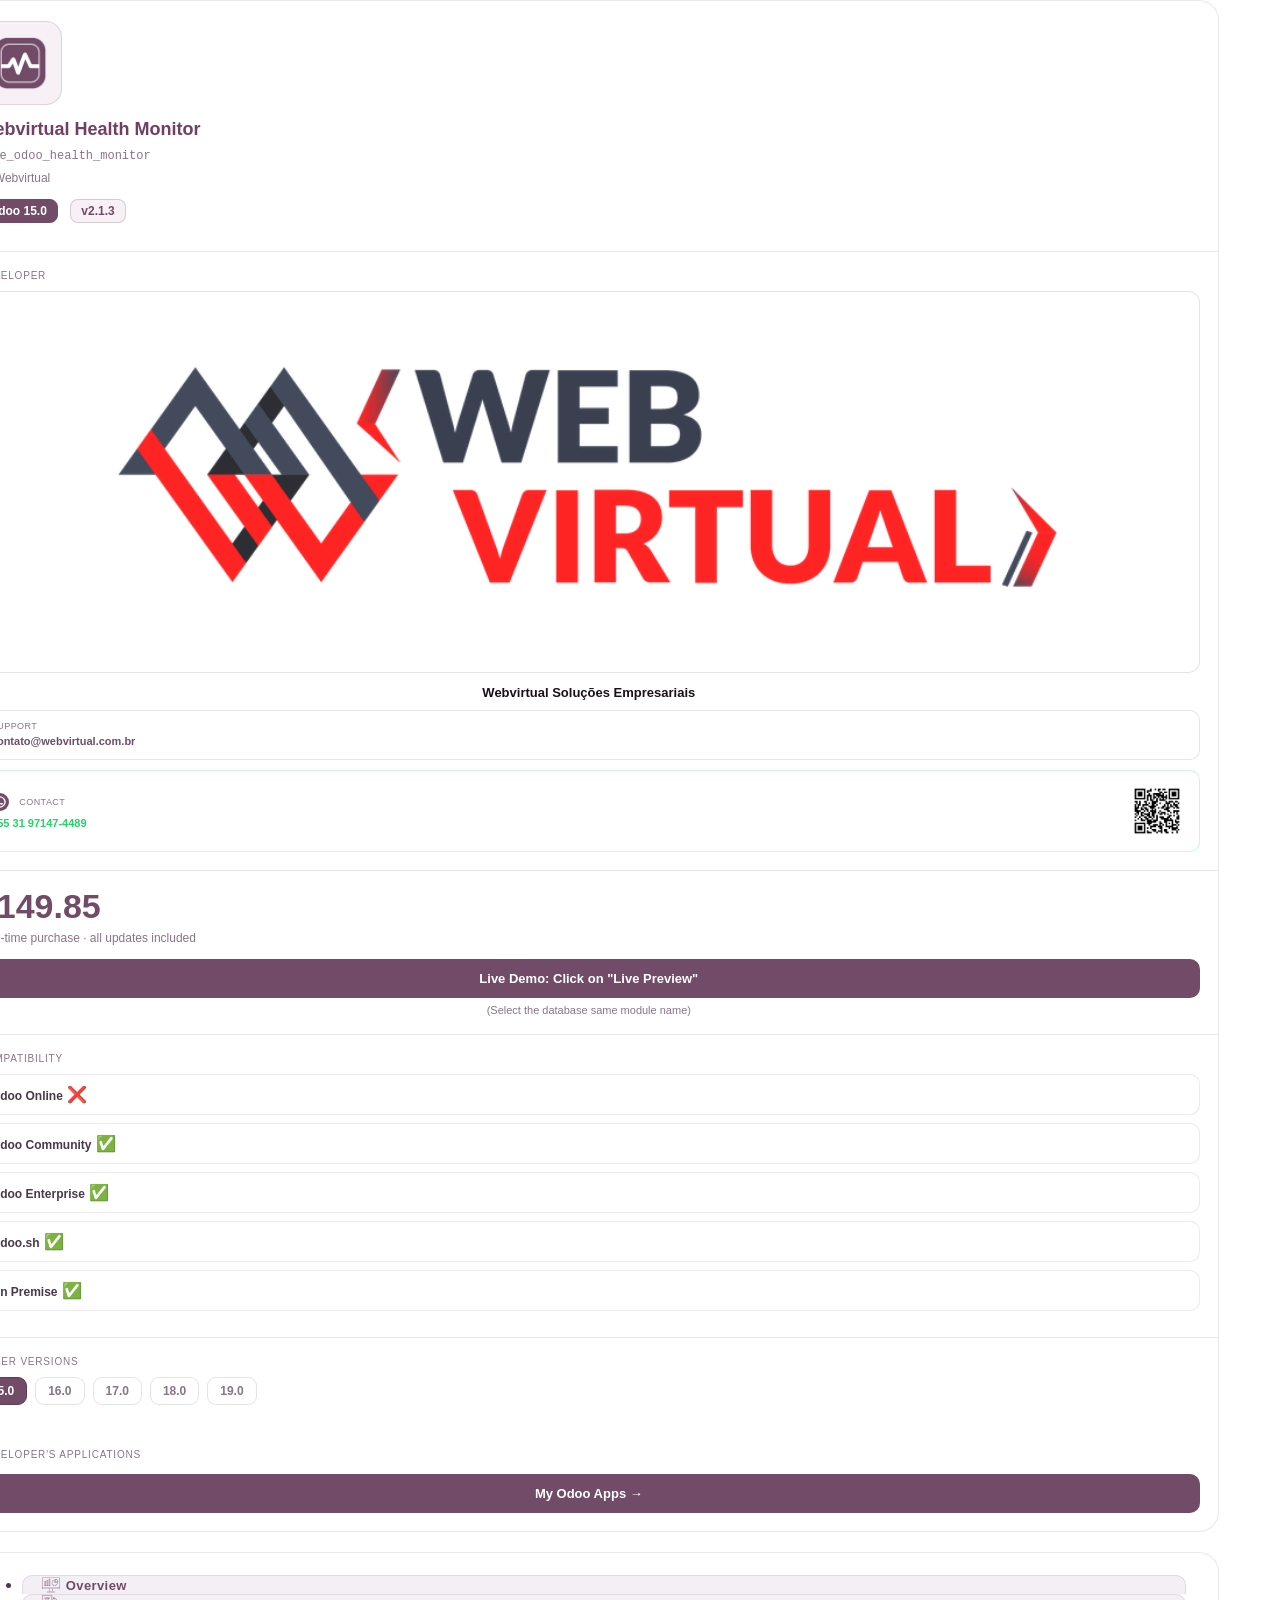
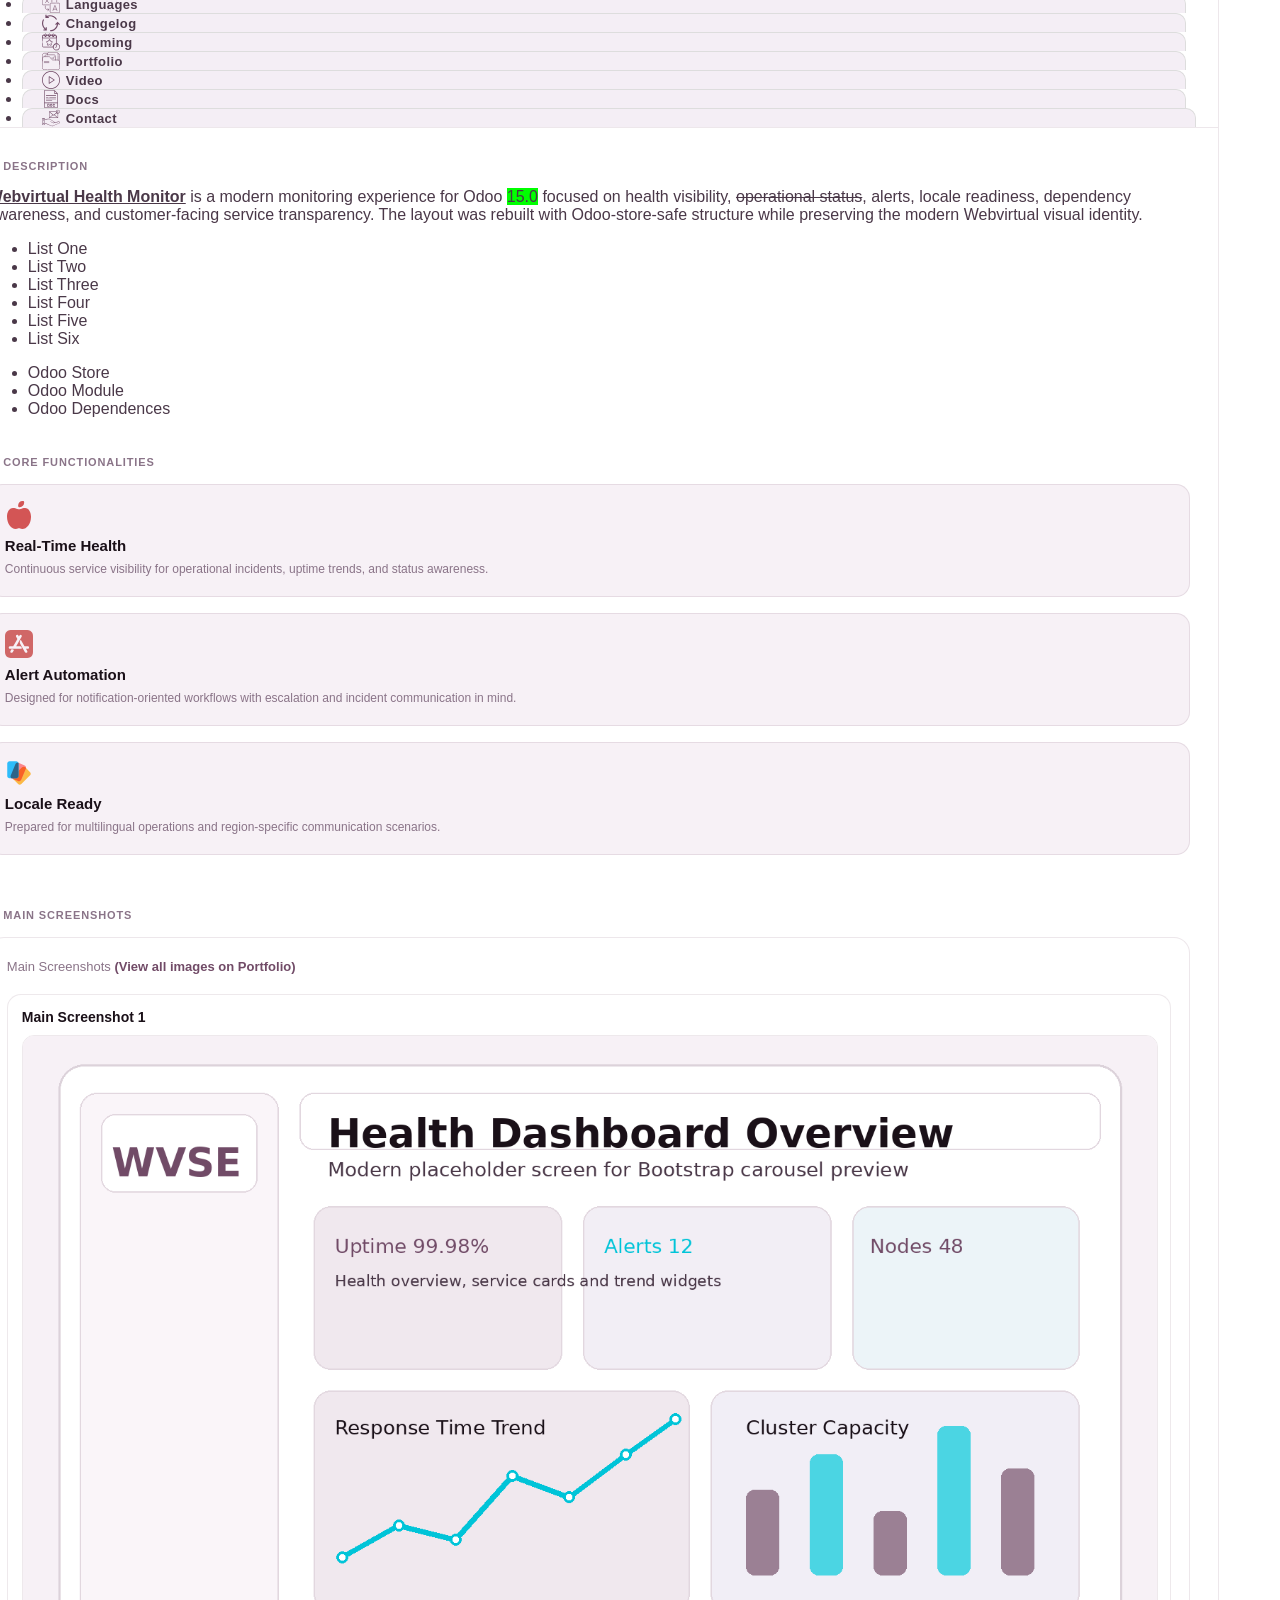
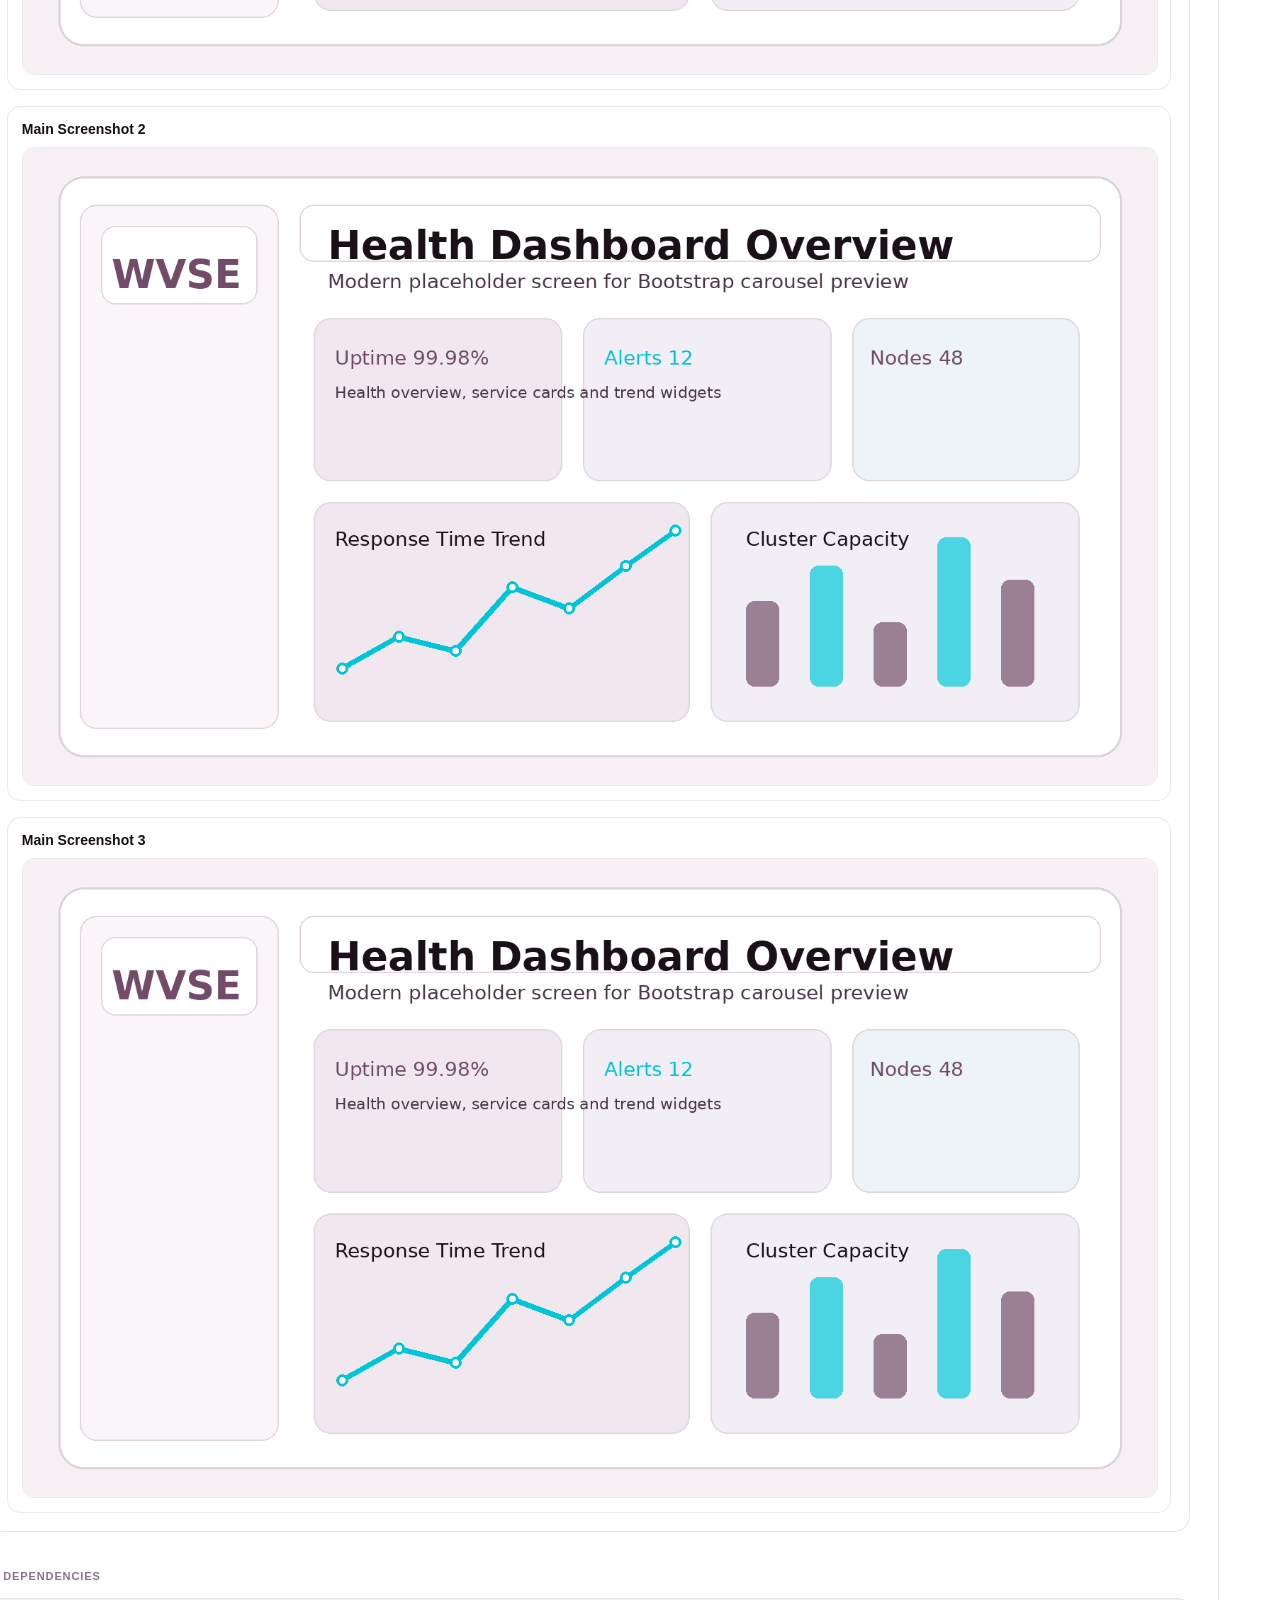
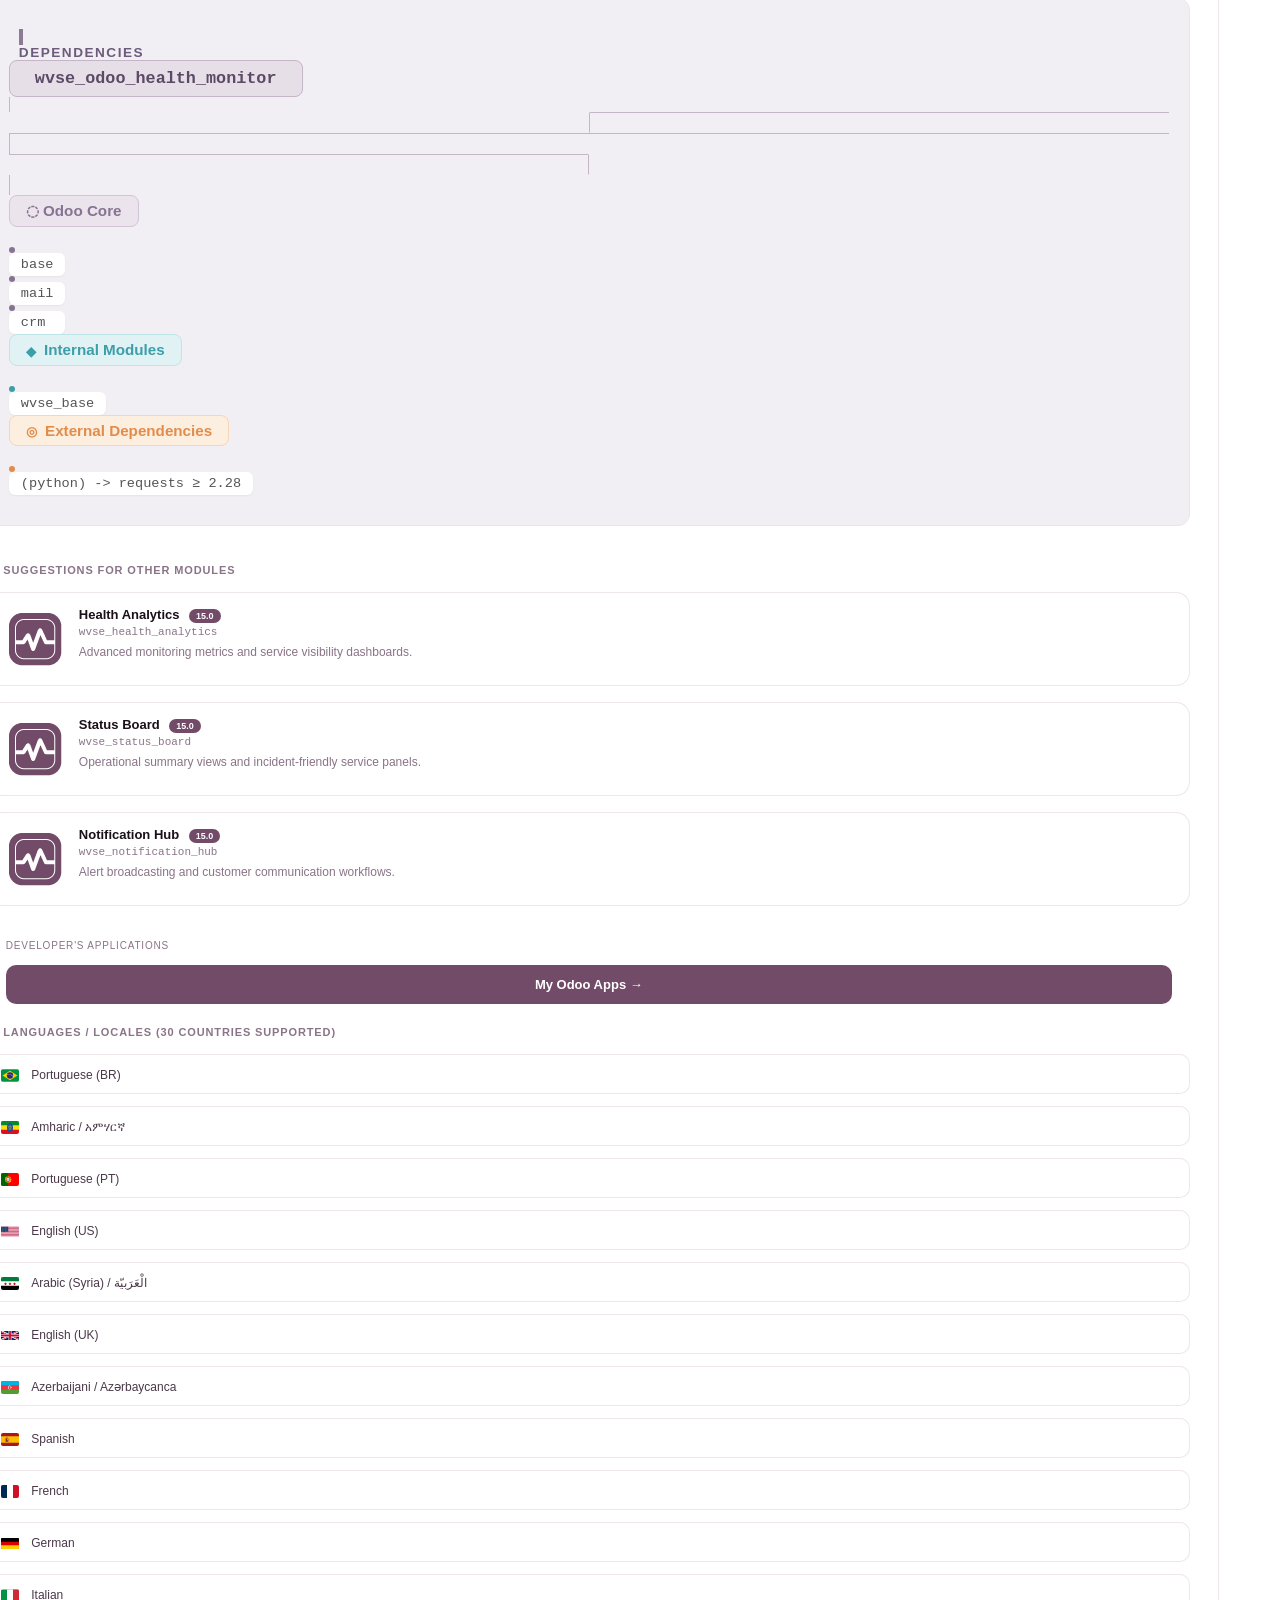
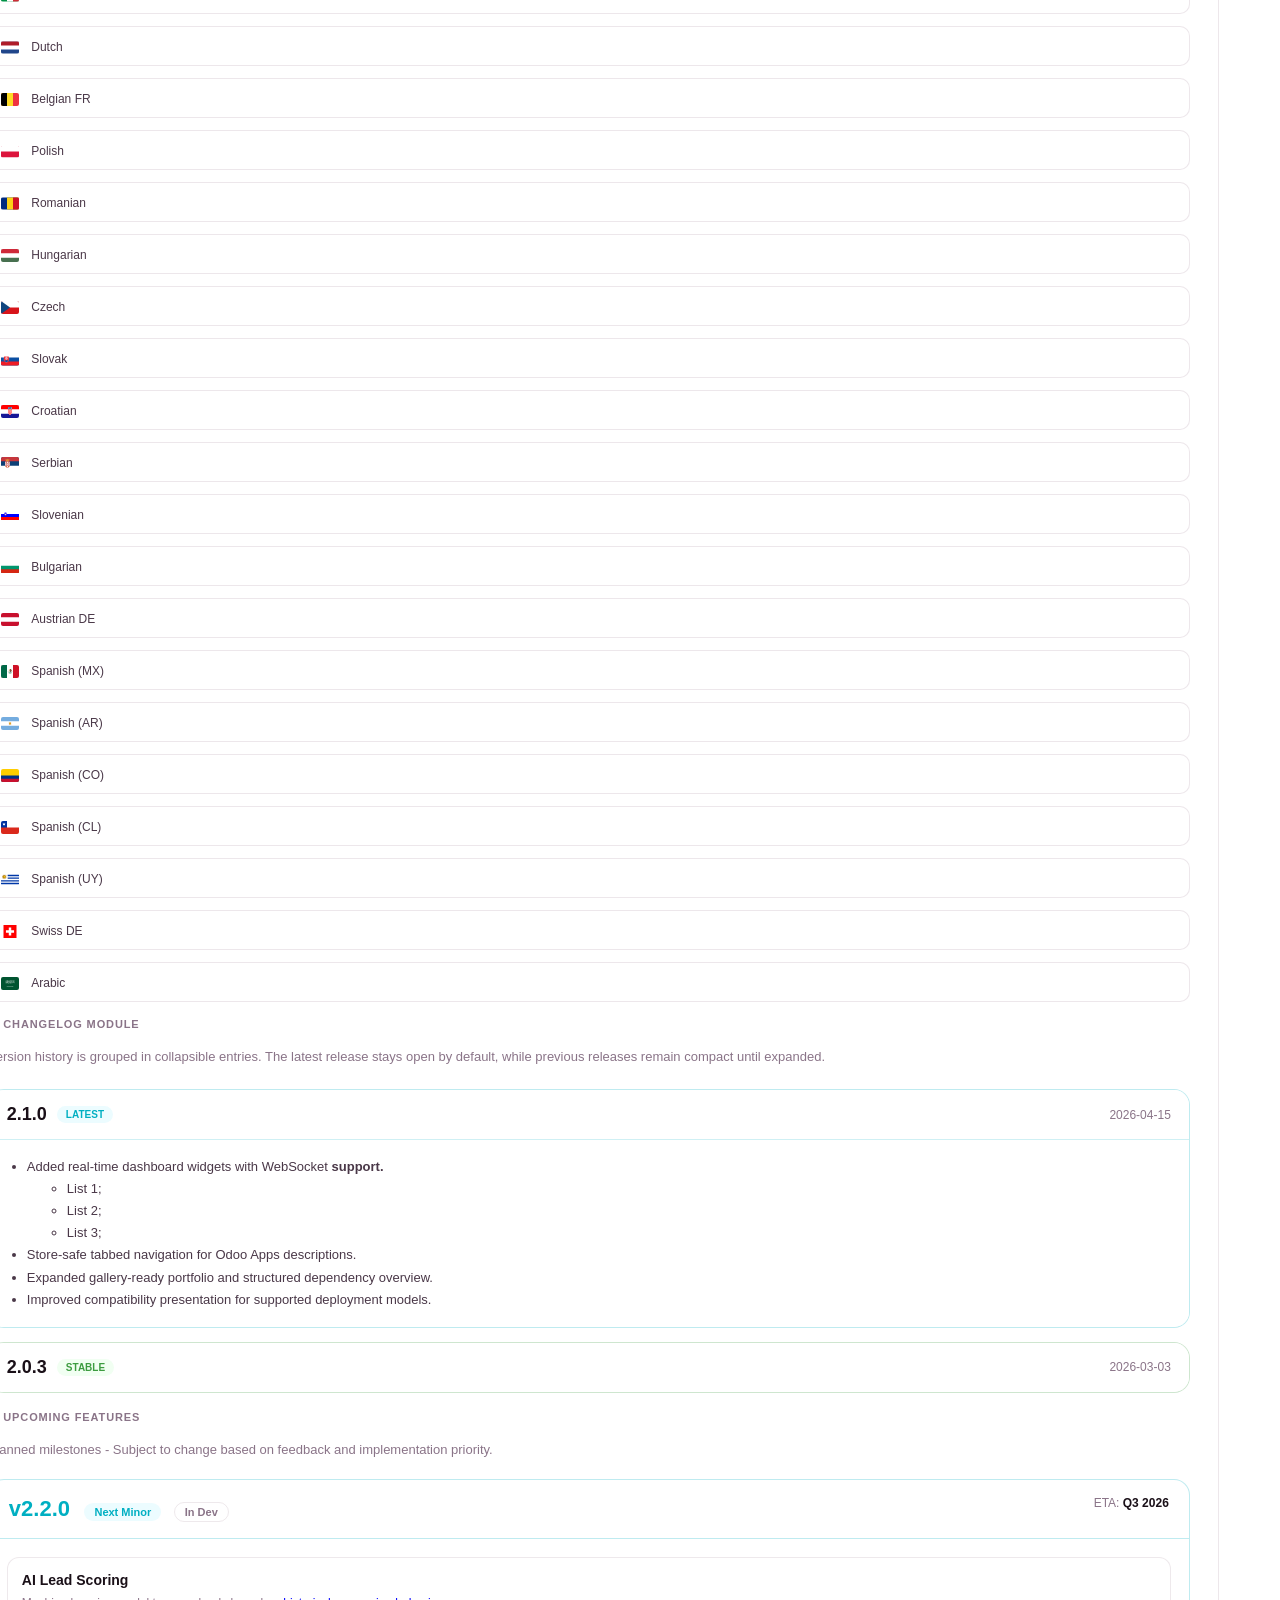
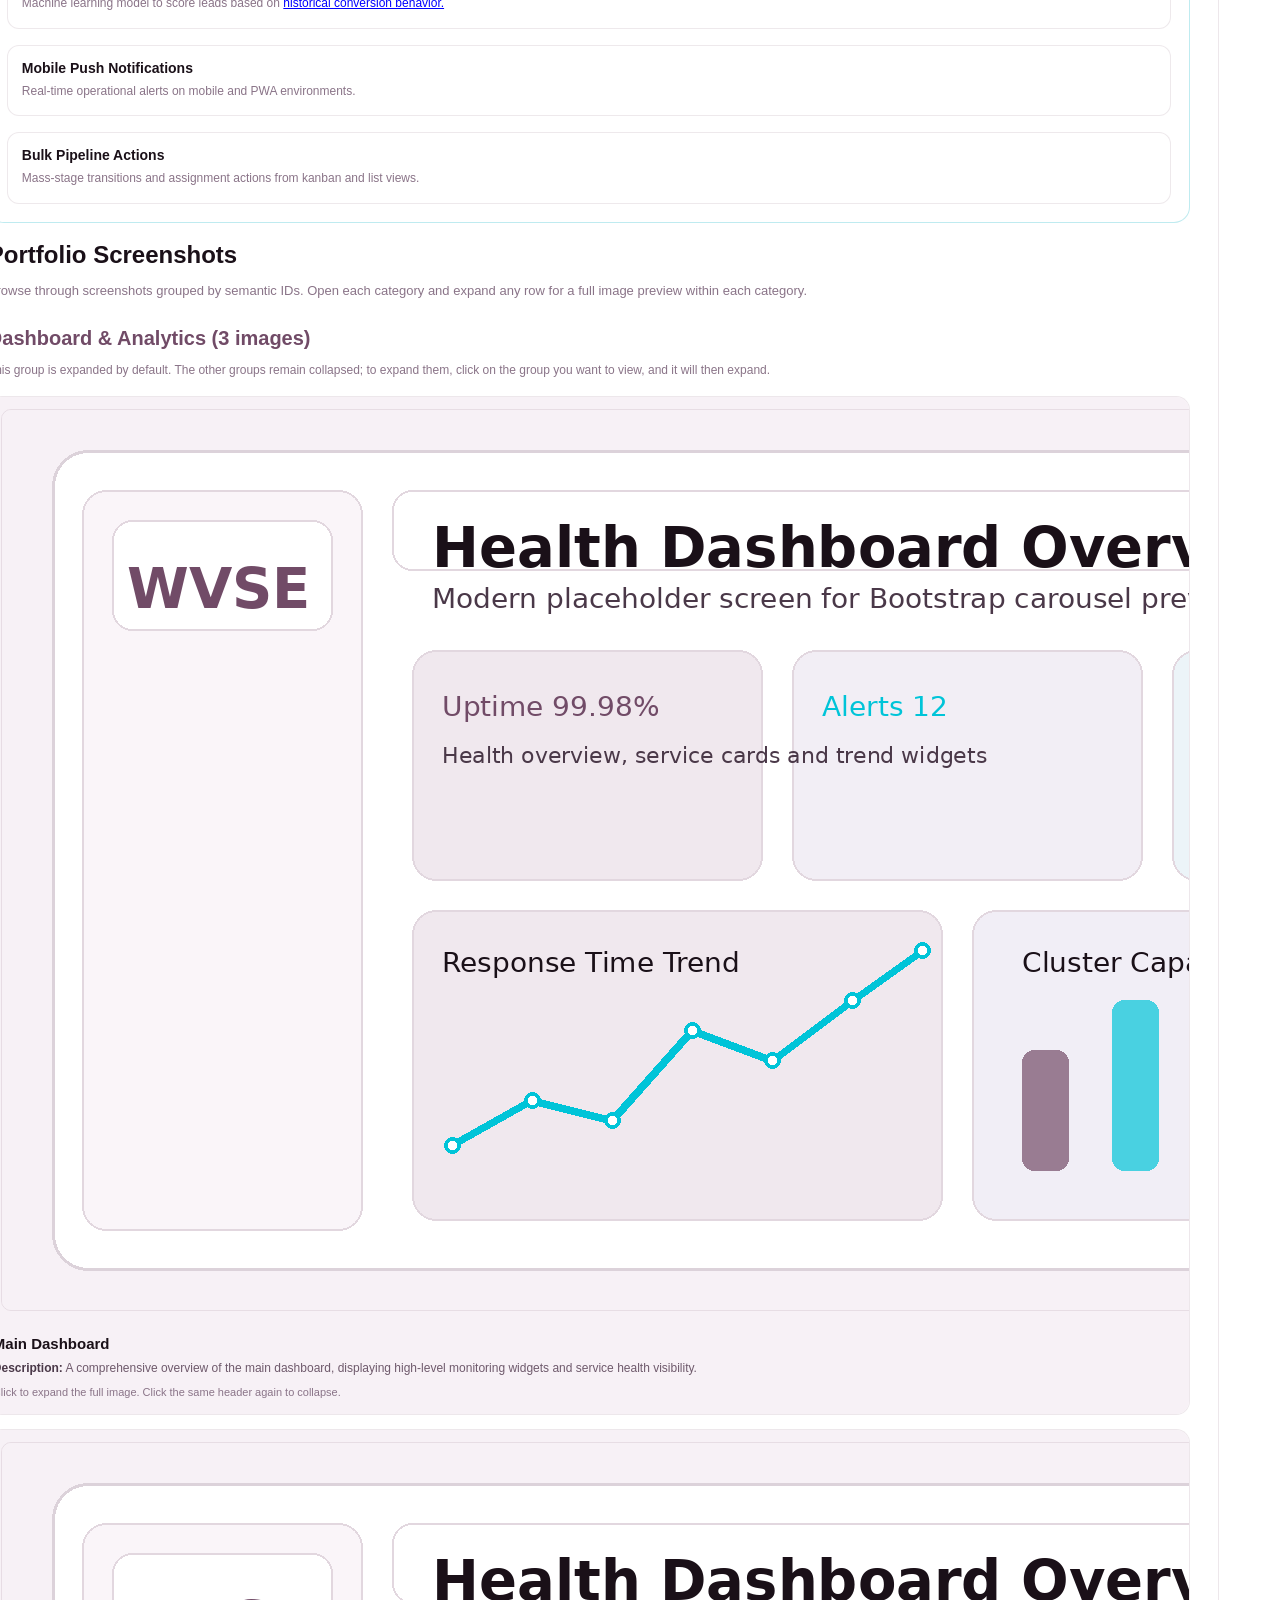
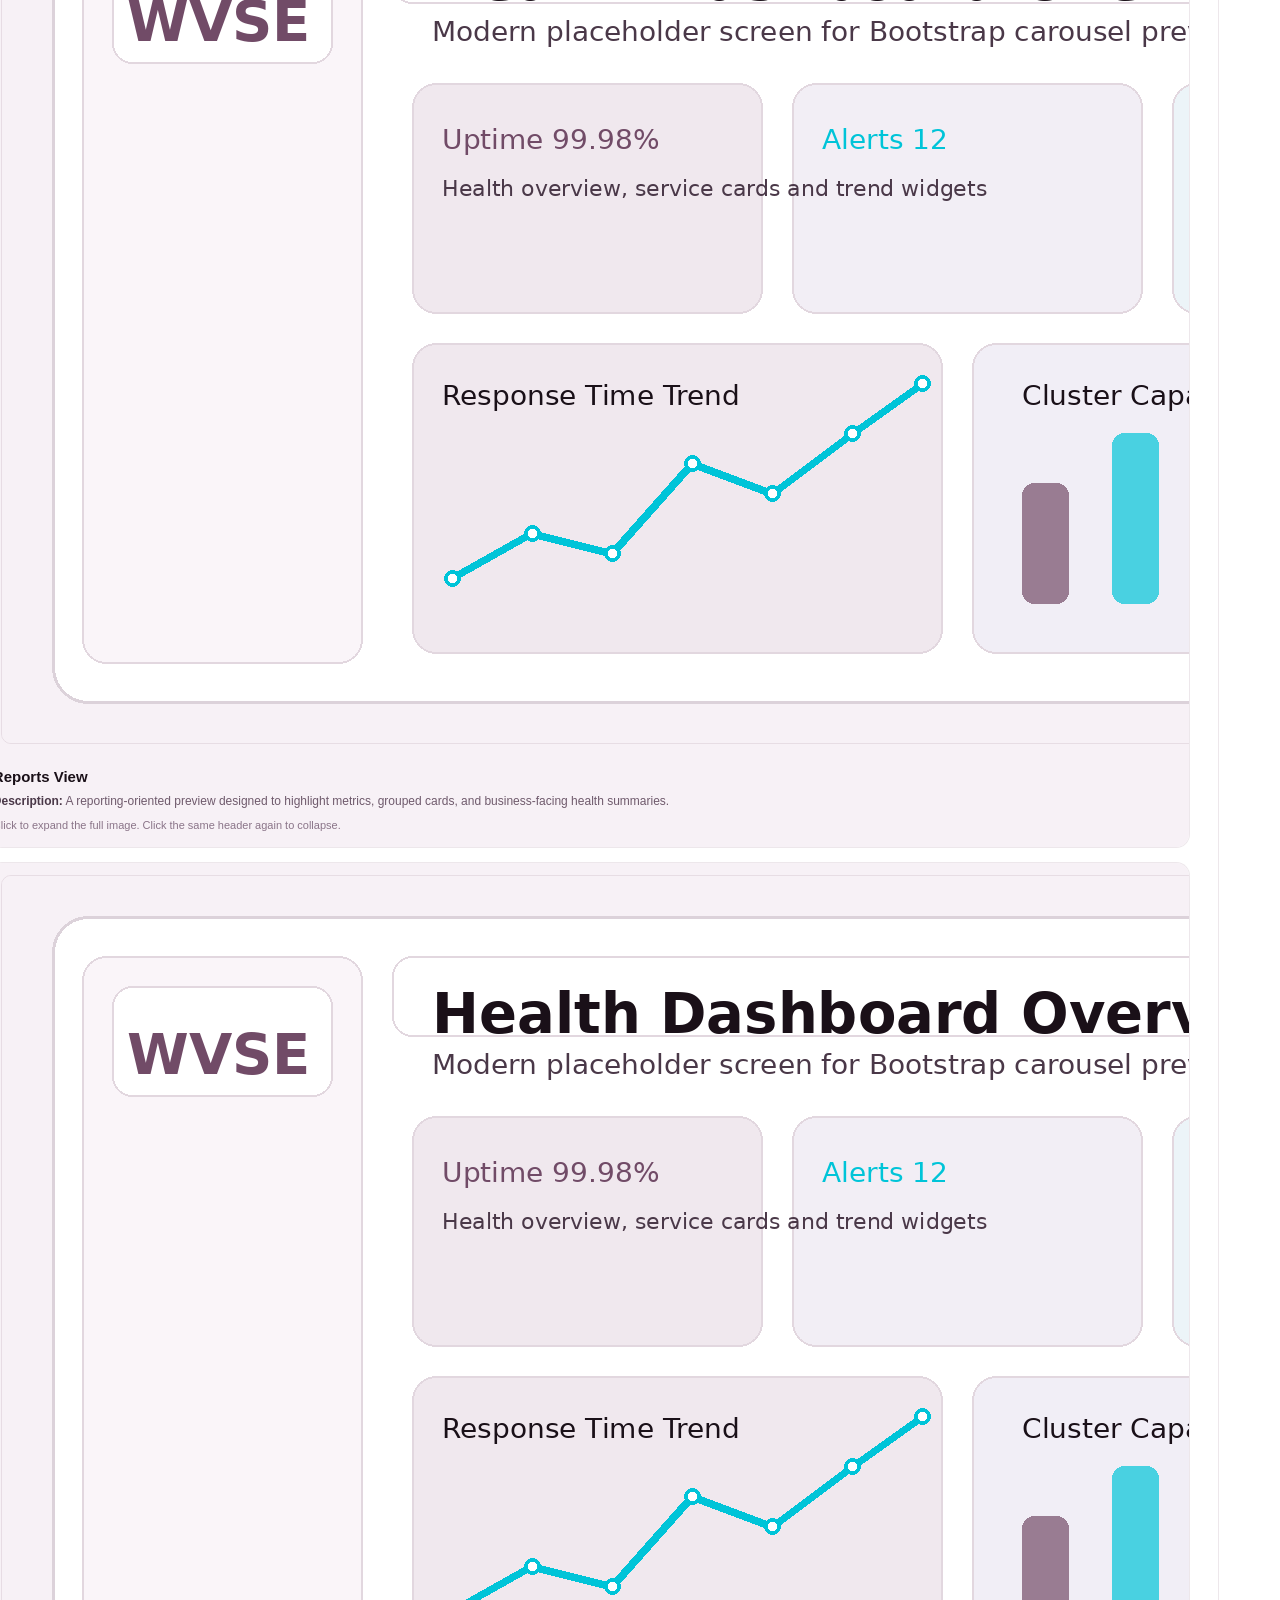
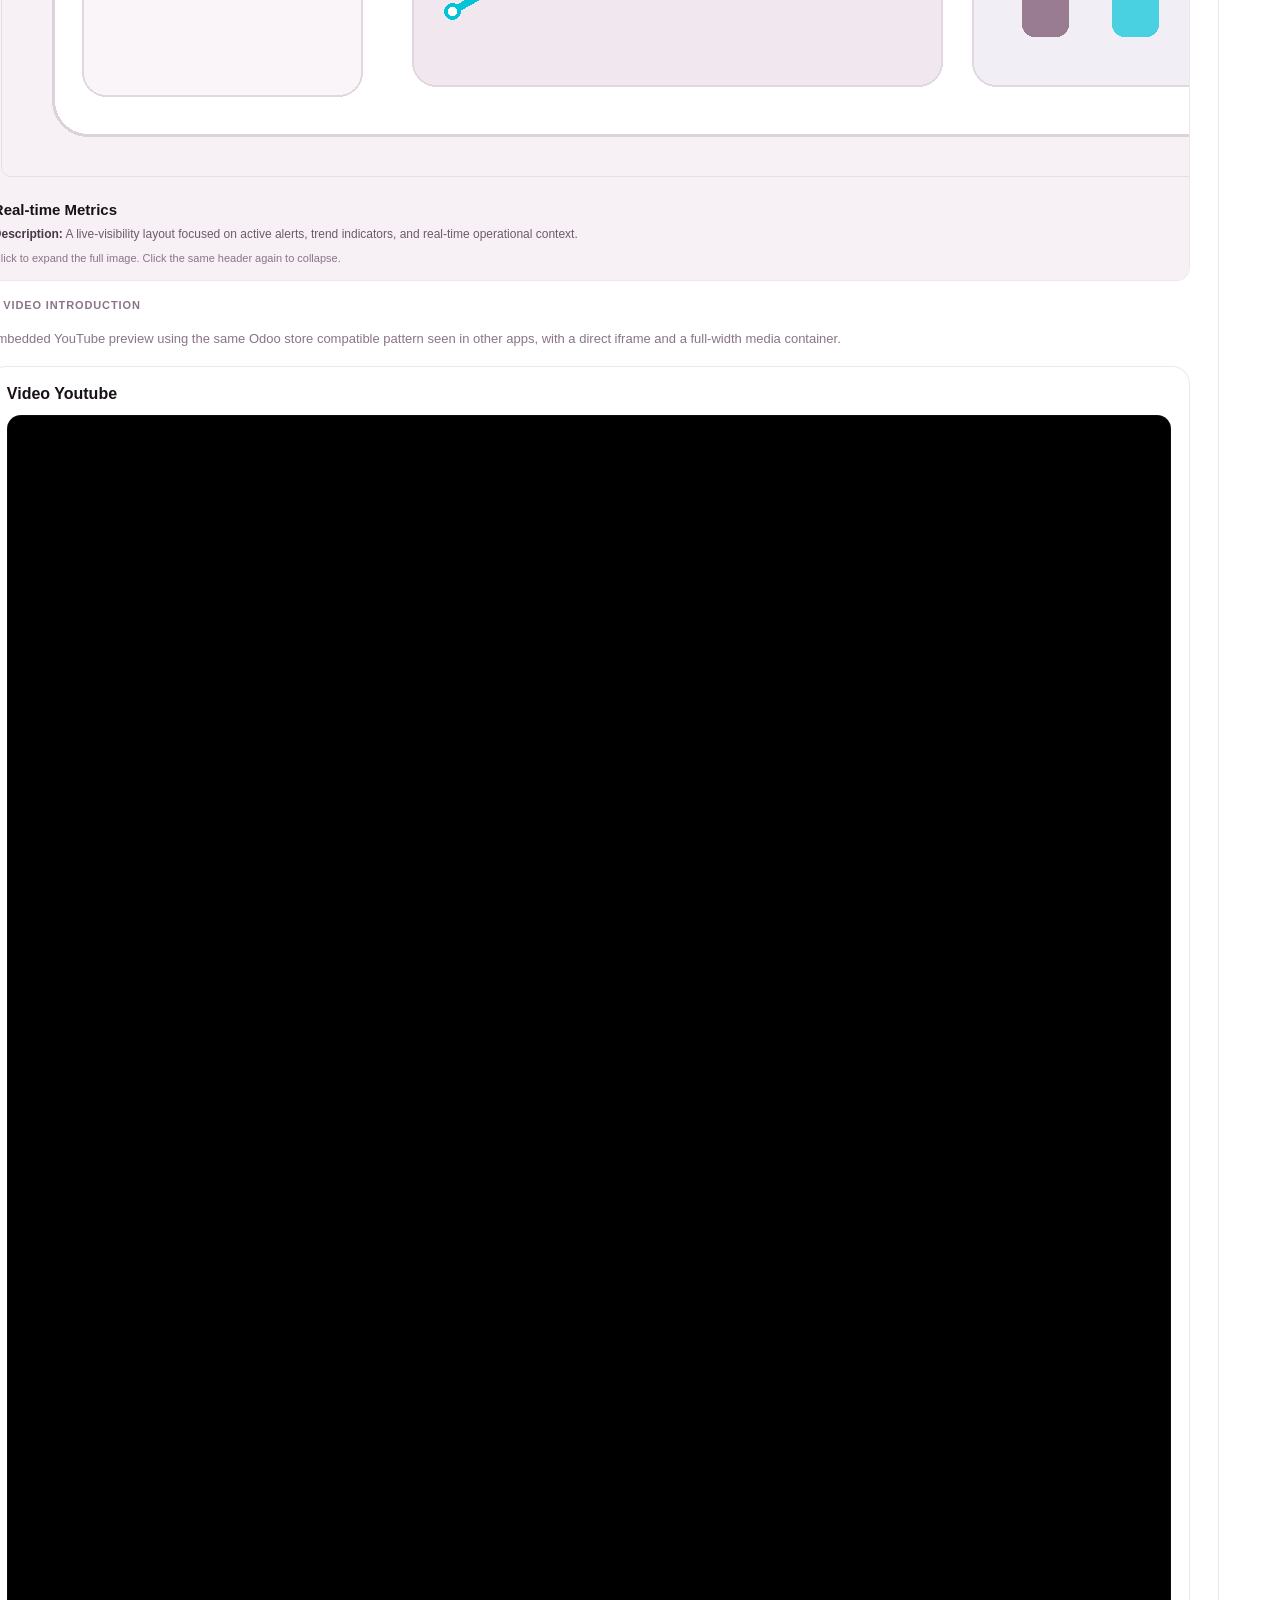
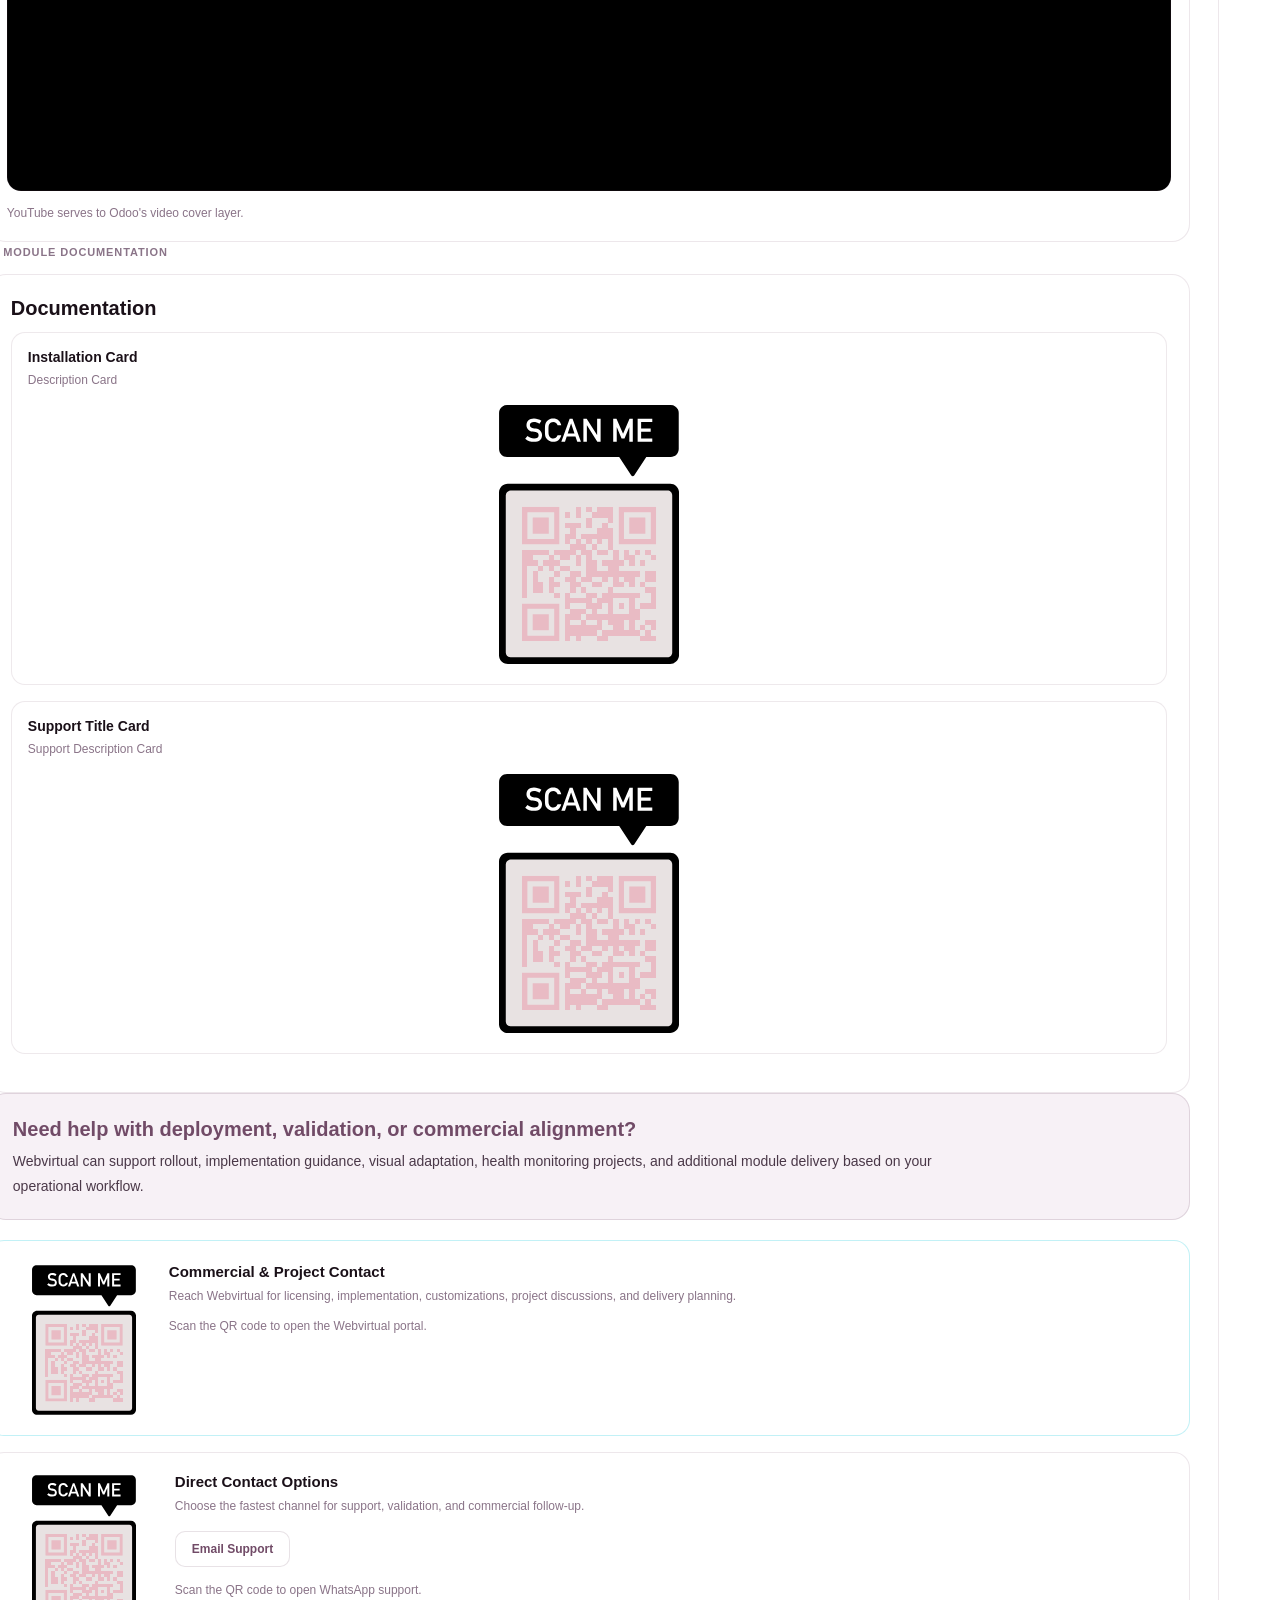
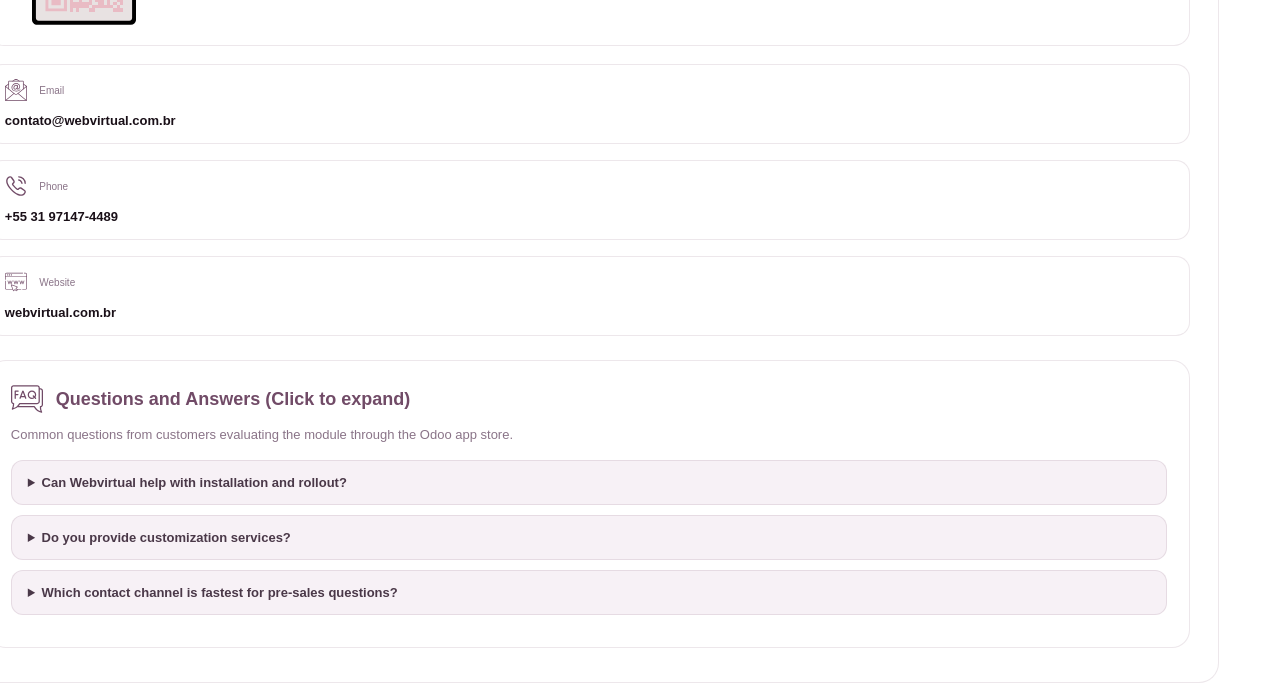
<file: wvse_odoo_health_monitor/static/description/index.html>
<!DOCTYPE html>
<html lang="en">
  <head>
    <meta charset="utf-8">
    <meta content="width=device-width, initial-scale=1.0" name="viewport">
    <title>Odoo Module Description</title>
  </head>
  <body style="margin:0;padding:0;font-family:Arial,Helvetica,sans-serif;color:#4A3848;background-color:#FFFFFF;">
    <div id="wvse-main" style="margin: 0 calc(48% - 52vw); width: 100vw; display: flex; justify-content: center;">
      <div class="container-fluid" id="wvse-root" style="width: 100%; max-width: 1540px !important; padding: 0 15px;">
        <div class="row" id="wvse_el_0001" style="margin-left:0;margin-right:0;">
          <div class="col-12 col-lg-3" id="wvse_sidebar_col" style="padding:0 10px 20px 10px;">
            <div id="wvse_sidebar_card" style="background-color:#FFFFFF;border:1px solid rgba(113,75,103,0.13);border-radius:20px;overflow:hidden;">
              <div id="wvse_module_section" style="padding:20px 18px;border-bottom:1px solid rgba(113,75,103,0.13);">
                <div id="wvse_module_icon_wrap" style="width:62px;height:62px;border:1px solid rgba(113,75,103,0.18);border-radius:16px;padding:10px;margin-bottom:14px;background-color:#F7F1F6;">
                  <img alt="Module icon" id="wvse_module_icon" src="./icon.png" style="display:block;width:100%;height:auto;">
                </div>
                <div id="wvse_module_title" style="font-size:18px;line-height:1.12;font-weight:800;color:#703f63;overflow-wrap:anywhere;word-break:break-word;">Webvirtual Health Monitor</div>
                <div id="wvse_module_technical_name" style="font-family:'Courier New',monospace;font-size:12px;line-height:1.5;color:#8A7488;margin-top:8px;overflow-wrap:anywhere;word-break:break-word;">wvse_odoo_health_monitor</div>
                <div id="wvse_module_author" style="font-size:12px;color:#8A7488;margin-top:6px;">by Webvirtual</div>
                <div id="wvse_module_badges" style="margin-top:14px;">
                  <span id="wvse_module_badge_odoo" style="display:inline-block;padding:4px 10px;margin-right:8px;margin-bottom:8px;border-radius:8px;background-color:#714B67;color:#FFFFFF;font-size:12px;font-weight:700;border:1px solid #714B67;">Odoo 15.0</span>
                  <span id="wvse_module_badge_version" style="display:inline-block;padding:4px 10px;margin-bottom:8px;border-radius:8px;background-color:#F7F1F6;color:#714B67;font-size:12px;font-weight:700;border:1px solid rgba(113,75,103,0.24);">v2.1.3</span>
                </div>
              </div>
              <div id="wvse_developer_section" style="padding:18px;border-bottom:1px solid rgba(113,75,103,0.13);">
                <div id="wvse_developer_label" style="font-size:10px;letter-spacing:.08em;text-transform:uppercase;color:#8A7488;margin-bottom:10px;">Developer</div>
                <div id="wvse_developer_logo_wrap" style="border:1px solid rgba(113,75,103,0.16);border-radius:12px;padding:14px;margin-bottom:12px;background-color:#FFFFFF;">
                  <img alt="Webvirtual logo" id="wvse_developer_logo" src="./images/contact/developer_logo.png" style="display:block;width:100%;height:auto;">
                </div>
                <div id="wvse_developer_name" style="font-size:13px;font-weight:700;color:#1A1018;margin-bottom:10px;text-align: center;">Webvirtual Soluções Empresariais</div>
                <div id="wvse_developer_contact_card" style="border:1px solid rgba(113,75,103,0.15);border-radius:10px;padding:10px 12px;margin-bottom:10px;background-color:#FFFFFF;">
                  <div id="wvse_developer_contact_label" style="font-size:9px;letter-spacing:.05em;text-transform:uppercase;color:#8A7488;">Support</div>
                  <a href="mailto:contato@webvirtual.com.br" id="wvse_developer_contact_mail_sidebar" style="display:inline-block;font-size:11px;color:#714B67;font-weight:600;text-decoration:none;overflow-wrap:anywhere;word-break:break-word;">contato@webvirtual.com.br</a>
                </div>
                <div id="wvse_developer_whatsapp_card" style="display:flex;align-items:center;justify-content:space-between;gap:12px;border:1px solid rgba(37,211,102,0.22);border-radius:10px;padding:10px 12px;background-color:#FFFFFF;">
                  <div id="wvse_developer_whatsapp_left" style="min-width:0;flex:1;">
                    <div id="wvse_el_0002" style="margin-bottom:6px;">
                      <img alt="WhatsApp" id="wvse_developer_whatsapp_icon" src="./icons/default/whatsapp.svg" style="display:inline-block;width:18px;height:18px;vertical-align:middle;margin-right:6px;">
                      <span id="wvse_el_0003" style="font-size:9px;letter-spacing:.05em;text-transform:uppercase;color:#8A7488;vertical-align:middle;">Contact</span>
                    </div>
                    <div id="wvse_phone_sidebar" style="font-size:11px;color:#25D366;font-weight:700;">+55 31 97147-4489</div>
                  </div>
                  <div id="wvse_developer_whatsapp_qr_wrap" style="flex-shrink:0;width:60px;height:60px;border-radius:8px;overflow:hidden;margin-left:20px;display:flex;align-items:center;justify-content:center;">
                    <img alt="WhatsApp QR Code" id="wvse_developer_whatsapp_qr" src="./images/contact/whatsapp_qr.jpg" style="display:block;width:60px;height:60px;object-fit:contain;">
                  </div>
                </div>
              </div>
              <div id="wvse_price_section" style="padding:18px;border-bottom:1px solid rgba(113,75,103,0.13);">
                <div id="wvse_price_value" style="font-size:34px;line-height:1;font-weight:800;color:#714B67;">$149.85</div>
                <div id="wvse_price_note" style="font-size:12px;color:#8A7488;margin-top:8px;">One-time purchase · all updates included</div>
                <div id="wvse_demo_live_wrapper" style="margin-top: 14px; text-align: center;">
                  <div id="wvse_demo_live_link" style="display: block; padding: 12px 14px; border-radius: 10px; background-color: #714B67; color: #FFFFFF; font-size: 13px; font-weight: 700; text-align: center; box-sizing: border-box;">Live Demo: Click on "Live Preview"</div>
                  <div id="wvse_demo_live_hint" style="font-size: 11px; color: #8A7488; margin-top: 6px; font-weight: 400;">(Select the database same module name)</div>
                </div>
              </div>
              <div id="wvse_compatibility_section" style="padding:18px;border-bottom:1px solid rgba(113,75,103,0.13);">
                <div id="wvse_compatibility_label" style="font-size:10px;letter-spacing:.08em;text-transform:uppercase;color:#8A7488;margin-bottom:10px;">Compatibility</div>
                <div class="row" id="wvse_compatibility_list" style="margin-left:-4px;margin-right:-4px;"><div class="col-12" id="wvse_compatibility_item" style="padding:0 4px 8px 4px;">
                  <div id="wvse_el_compatibility_box" style="border:1px solid rgba(113,75,103,0.12);border-radius:10px;padding:10px 12px;background-color:#FFFFFF;">
                    <span id="wvse_el_compatibility_name" style="font-size:12px;color:#4A3848;font-weight:600;">Odoo Online</span>
                    <span id="wvse_el_compatibility_value" style="font-size:16px;">❌</span>
                  </div>
                </div><div class="col-12" id="wvse_compatibility_item" style="padding:0 4px 8px 4px;">
                  <div id="wvse_el_compatibility_box" style="border:1px solid rgba(113,75,103,0.12);border-radius:10px;padding:10px 12px;background-color:#FFFFFF;">
                    <span id="wvse_el_compatibility_name" style="font-size:12px;color:#4A3848;font-weight:600;">Odoo Community</span>
                    <span id="wvse_el_compatibility_value" style="font-size:16px;">✅</span>
                  </div>
                </div><div class="col-12" id="wvse_compatibility_item" style="padding:0 4px 8px 4px;">
                  <div id="wvse_el_compatibility_box" style="border:1px solid rgba(113,75,103,0.12);border-radius:10px;padding:10px 12px;background-color:#FFFFFF;">
                    <span id="wvse_el_compatibility_name" style="font-size:12px;color:#4A3848;font-weight:600;">Odoo Enterprise</span>
                    <span id="wvse_el_compatibility_value" style="font-size:16px;">✅</span>
                  </div>
                </div><div class="col-12" id="wvse_compatibility_item" style="padding:0 4px 8px 4px;">
                  <div id="wvse_el_compatibility_box" style="border:1px solid rgba(113,75,103,0.12);border-radius:10px;padding:10px 12px;background-color:#FFFFFF;">
                    <span id="wvse_el_compatibility_name" style="font-size:12px;color:#4A3848;font-weight:600;">Odoo.sh</span>
                    <span id="wvse_el_compatibility_value" style="font-size:16px;">✅</span>
                  </div>
                </div><div class="col-12" id="wvse_compatibility_item" style="padding:0 4px 8px 4px;">
                  <div id="wvse_el_compatibility_box" style="border:1px solid rgba(113,75,103,0.12);border-radius:10px;padding:10px 12px;background-color:#FFFFFF;">
                    <span id="wvse_el_compatibility_name" style="font-size:12px;color:#4A3848;font-weight:600;">On Premise</span>
                    <span id="wvse_el_compatibility_value" style="font-size:16px;">✅</span>
                  </div>
                </div></div>
              </div>
              <div id="wvse_versions_section" style="padding:18px;"><div id="wvse_versions_label" style="font-size:10px;letter-spacing:.08em;text-transform:uppercase;color:#8A7488;margin-bottom:10px;">Other Versions</div>
                <span id="wvse_version_active" style="display:inline-block;padding:6px 12px;margin-right:8px;margin-bottom:8px;border-radius:9px;font-size:12px;font-weight:700;border:1px solid #5E3D55;background-color:#714B67;color:#FFFFFF;">15.0</span><a href="https://apps.odoo.com/apps/modules/16.0/wvse_odoo_health_monitor" id="wvse_other_version" style="display:inline-block;padding:6px 12px;margin-right:8px;margin-bottom:8px;border-radius:9px;font-size:12px;font-weight:700;border:1px solid rgba(113,75,103,0.16);color:#8A7488;background-color:#FFFFFF;text-decoration:none;" target="_blank">16.0</a><a href="https://apps.odoo.com/apps/modules/17.0/wvse_odoo_health_monitor" id="wvse_other_version" style="display:inline-block;padding:6px 12px;margin-right:8px;margin-bottom:8px;border-radius:9px;font-size:12px;font-weight:700;border:1px solid rgba(113,75,103,0.16);color:#8A7488;background-color:#FFFFFF;text-decoration:none;" target="_blank">17.0</a><a href="https://apps.odoo.com/apps/modules/18.0/wvse_odoo_health_monitor" id="wvse_other_version" style="display:inline-block;padding:6px 12px;margin-right:8px;margin-bottom:8px;border-radius:9px;font-size:12px;font-weight:700;border:1px solid rgba(113,75,103,0.16);color:#8A7488;background-color:#FFFFFF;text-decoration:none;" target="_blank">18.0</a><a href="https://apps.odoo.com/apps/modules/19.0/wvse_odoo_health_monitor" id="wvse_other_version" style="display:inline-block;padding:6px 12px;margin-right:8px;margin-bottom:8px;border-radius:9px;font-size:12px;font-weight:700;border:1px solid rgba(113,75,103,0.16);color:#8A7488;background-color:#FFFFFF;text-decoration:none;" target="_blank">19.0</a></div>
              <div id="wvse_myapps_sidebar_section" style="padding:18px;">
                <div id="wvse_myapps_sidebar_label" style="font-size:10px;letter-spacing:.08em;text-transform:uppercase;color:#8A7488;margin-bottom:10px;">Developer's Applications</div>
                <a href="https://apps.odoo.com/apps/modules/browse?author=Webvirtual" id="wvse_my_apps_link" style="display:block; margin-top:14px; padding:12px 14px; border-radius:10px; background-color:#714B67; color:#FFFFFF; font-size:13px; font-weight:700; text-align:center; text-decoration:none" target="_blank">My Odoo Apps →</a>
              </div>
            </div>
          </div>
          <div class="col-12 col-lg-9" id="wvse_content_col" style="padding:0 10px;">
            <div id="wvse_content_card" style="background-color:#FFFFFF;border:1px solid rgba(113,75,103,0.13);border-radius:20px;overflow:hidden;">
              <div id="wvse_tabs_wrap" style="padding:22px 22px 0 22px;border-bottom:1px solid rgba(113,75,103,0.13);">
                <ul class="nav nav-tabs" data-tabs="tabs" id="wvse_tabs_nav" role="tablist" style="border:none;background-color:unset;margin:0 auto;">
                  <li class="nav-item" id="wvse_nav_item_overview" role="presentation" style="border-top-right-radius:10px;border-top-left-radius:10px;background-color:#F4EEF5;margin-right:10px;border:1px solid #ddd;border-bottom:0;">
                    <a aria-selected="true" class="nav-link active" data-bs-toggle="tab" data-toggle="tab" href="#wvse-tab-overview" id="wvse_tab_link_overview" style="font-family:Arial,Helvetica,sans-serif;font-weight:700;font-size:13px;letter-spacing:.03em;padding:11px 18px;border-top-left-radius:10px;border-top-right-radius:10px;color:#714B67;border:1px solid transparent;text-decoration:none;">
                      <img alt="Overview icon" id="wvse_tab_icon_overview" src="./icons/default/overview.svg" style="width:18px;margin-top:-3px;margin-right:6px;vertical-align:middle;">Overview </a>
                  </li>
                  <li class="nav-item" id="wvse_nav_item_languages" role="presentation" style="border-top-right-radius:10px;border-top-left-radius:10px;background-color:#F4EEF5;margin-right:10px;border:1px solid #ddd;border-bottom:0;">
                    <a aria-selected="false" class="nav-link" data-bs-toggle="tab" data-toggle="tab" href="#wvse-tab-languages" id="wvse_tab_link_languages" style="font-family:Arial,Helvetica,sans-serif;font-weight:700;font-size:13px;letter-spacing:.03em;padding:11px 18px;border-top-left-radius:10px;border-top-right-radius:10px;color:#4A3848;border:1px solid transparent;text-decoration:none;">
                      <img alt="Languages icon" id="wvse_tab_icon_languages" src="./icons/default/languages.svg" style="width:18px;margin-top:-3px;margin-right:6px;vertical-align:middle;">Languages </a>
                  </li>
                  <li class="nav-item" id="wvse_nav_item_changelog" role="presentation" style="border-top-right-radius:10px;border-top-left-radius:10px;background-color:#F4EEF5;margin-right:10px;border:1px solid #ddd;border-bottom:0;">
                    <a aria-selected="false" class="nav-link" data-bs-toggle="tab" data-toggle="tab" href="#wvse-tab-changelog" id="wvse_tab_link_changelog" style="font-family:Arial,Helvetica,sans-serif;font-weight:700;font-size:13px;letter-spacing:.03em;padding:11px 18px;border-top-left-radius:10px;border-top-right-radius:10px;color:#4A3848;border:1px solid transparent;text-decoration:none;">
                      <img alt="Changelog icon" id="wvse_tab_icon_changelog" src="./icons/default/changelog.svg" style="width:18px;margin-top:-3px;margin-right:6px;vertical-align:middle;">Changelog </a>
                  </li>
                  <li class="nav-item" id="wvse_nav_item_upcoming" role="presentation" style="border-top-right-radius:10px;border-top-left-radius:10px;background-color:#F4EEF5;margin-right:10px;border:1px solid #ddd;border-bottom:0;">
                    <a aria-selected="false" class="nav-link" data-bs-toggle="tab" data-toggle="tab" href="#wvse-tab-upcoming" id="wvse_tab_link_upcoming" style="font-family:Arial,Helvetica,sans-serif;font-weight:700;font-size:13px;letter-spacing:.03em;padding:11px 18px;border-top-left-radius:10px;border-top-right-radius:10px;color:#4A3848;border:1px solid transparent;text-decoration:none;">
                      <img alt="Upcoming icon" id="wvse_tab_icon_upcoming" src="./icons/default/upcoming.svg" style="width:18px;margin-top:-3px;margin-right:6px;vertical-align:middle;">Upcoming </a>
                  </li>
                  <li class="nav-item" id="wvse_nav_item_portfolio" role="presentation" style="border-top-right-radius:10px;border-top-left-radius:10px;background-color:#F4EEF5;margin-right:10px;border:1px solid #ddd;border-bottom:0;">
                    <a aria-selected="false" class="nav-link" data-bs-toggle="tab" data-toggle="tab" href="#wvse-tab-portfolio" id="wvse_tab_link_portfolio" style="font-family:Arial,Helvetica,sans-serif;font-weight:700;font-size:13px;letter-spacing:.03em;padding:11px 18px;border-top-left-radius:10px;border-top-right-radius:10px;color:#4A3848;border:1px solid transparent;text-decoration:none;">
                      <img alt="Portfolio icon" id="wvse_tab_icon_portfolio" src="./icons/default/portfolio.svg" style="width:18px;margin-top:-3px;margin-right:6px;vertical-align:middle;">Portfolio </a>
                  </li>
                  <li class="nav-item" id="wvse_nav_item_video" role="presentation" style="border-top-right-radius:10px;border-top-left-radius:10px;background-color:#F4EEF5;margin-right:10px;border:1px solid #ddd;border-bottom:0;">
                    <a aria-selected="false" class="nav-link" data-bs-toggle="tab" data-toggle="tab" href="#wvse-tab-video" id="wvse_tab_link_video" style="font-family:Arial,Helvetica,sans-serif;font-weight:700;font-size:13px;letter-spacing:.03em;padding:11px 18px;border-top-left-radius:10px;border-top-right-radius:10px;color:#4A3848;border:1px solid transparent;text-decoration:none;">
                      <img alt="Video icon" id="wvse_tab_icon_video" src="./icons/default/video.svg" style="width:18px;margin-top:-3px;margin-right:6px;vertical-align:middle;">Video </a>
                  </li>
                  <li class="nav-item" id="wvse_nav_item_docs" role="presentation" style="border-top-right-radius:10px;border-top-left-radius:10px;background-color:#F4EEF5;margin-right:10px;border:1px solid #ddd;border-bottom:0;">
                    <a aria-selected="false" class="nav-link" data-bs-toggle="tab" data-toggle="tab" href="#wvse-tab-docs" id="wvse_tab_link_docs" style="font-family:Arial,Helvetica,sans-serif;font-weight:700;font-size:13px;letter-spacing:.03em;padding:11px 18px;border-top-left-radius:10px;border-top-right-radius:10px;color:#4A3848;border:1px solid transparent;text-decoration:none;">
                      <img alt="Docs icon" id="wvse_tab_icon_docs" src="./icons/default/docs.svg" style="width:18px;margin-top:-3px;margin-right:6px;vertical-align:middle;">Docs </a>
                  </li>
                  <li class="nav-item" id="wvse_nav_item_contact" role="presentation" style="border-top-right-radius:10px;border-top-left-radius:10px;background-color:#F4EEF5;border:1px solid #ddd;border-bottom:0;">
                    <a aria-selected="false" class="nav-link" data-bs-toggle="tab" data-toggle="tab" href="#wvse-tab-contact" id="wvse_tab_link_contact" style="font-family:Arial,Helvetica,sans-serif;font-weight:700;font-size:13px;letter-spacing:.03em;padding:11px 18px;border-top-left-radius:10px;border-top-right-radius:10px;color:#4A3848;border:1px solid transparent;text-decoration:none;">
                      <img alt="Contact icon" id="wvse_tab_icon_contact" src="./icons/default/contact.svg" style="width:18px;margin-top:-3px;margin-right:6px;vertical-align:middle;">Contact </a>
                  </li>
                </ul>
              </div>
              <div class="tab-content" id="wvse_tab_content" style="padding:28px 28px 34px 28px;">
                <div aria-labelledby="wvse-tab-overview-link" class="tab-pane fade show active" id="wvse-tab-overview" role="tabpanel">
                  <section id="wvse_overview_description_section" style="margin-bottom:34px;">
                    <div id="wvse_el_0020" style="margin-bottom:14px;">
                      <span id="wvse_el_0021" style="display:inline-block;width:3px;height:14px;border-radius:2px;background-color:#714B67;vertical-align:middle;margin-right:8px;"></span>
                      <span id="wvse_el_0022" style="font-size:11px;letter-spacing:.08em;text-transform:uppercase;color:#8A7488;font-weight:700;vertical-align:middle;">Description</span>
                    </div>
                    <p id="wvse_el_0023" style="margin:0;font-size:14px;line-height:1.8;color:#4A3848;max-width:980px;"><div data-oe-version="1.2"><strong><u>Webvirtual Health Monitor</u></strong> is a modern monitoring experience for Odoo <font style="background-color: rgb(0, 255, 0);">15.0</font> focused on health visibility, <s>operational status</s>, alerts, locale readiness, dependency awareness, and customer-facing service transparency. The layout was rebuilt with Odoo-store-safe structure while preserving the modern Webvirtual visual identity.</div><ul><li>List One</li><li>List Two</li><li>List Three</li><li>List Four</li><li>List Five</li><li>List Six</li></ul><ul class="o_checklist"><li>Odoo Store</li><li class="o_checked">Odoo Module</li><li class="o_checked">Odoo Dependences</li></ul></p>
                  </section>
                  <section id="wvse_overview_functionalities_section" style="margin-bottom:34px;">
                    <div id="wvse_el_0025" style="margin-bottom:14px;">
                      <span id="wvse_el_0026" style="display:inline-block;width:3px;height:14px;border-radius:2px;background-color:#714B67;vertical-align:middle;margin-right:8px;"></span>
                      <span id="wvse_el_0027" style="font-size:11px;letter-spacing:.08em;text-transform:uppercase;color:#8A7488;font-weight:700;vertical-align:middle;">Core Functionalities</span>
                    </div>
                    <div class="row" id="wvse_el_grid_functionalities" style="margin-left:-8px;margin-right:-8px;"><div class="col-12 col-md-6 col-lg-4" id="wvse_el_grid_func_card" style="padding:0 8px 16px 8px;">
                  <div id="wvse_el_grid_func_bord" style="height:100%;border:1px solid rgba(113,75,103,0.13);border-radius:14px;padding:16px;background-color:#F7F1F6;">
                    <div id="wvse_el_func_icon" style="font-size:21px;"><img alt="Real-Time Health" src="./icons/functionalities/functionality-1.svg" style="display:block;width:28px;height:28px;object-fit:contain;"></div>
                    <div id="wvse_el_func_title" style="font-size:15px;font-weight:700;color:#1A1018;margin-top:8px;">Real-Time Health</div>
                    <div id="wvse_el_func_desc" style="font-size:12px;color:#8A7488;line-height:1.65;margin-top:6px;">Continuous service visibility for operational incidents, uptime trends, and status awareness.</div>
                  </div>
                </div><div class="col-12 col-md-6 col-lg-4" id="wvse_el_grid_func_card" style="padding:0 8px 16px 8px;">
                  <div id="wvse_el_grid_func_bord" style="height:100%;border:1px solid rgba(113,75,103,0.13);border-radius:14px;padding:16px;background-color:#F7F1F6;">
                    <div id="wvse_el_func_icon" style="font-size:21px;"><img alt="Alert Automation" src="./icons/functionalities/functionality-2.svg" style="display:block;width:28px;height:28px;object-fit:contain;"></div>
                    <div id="wvse_el_func_title" style="font-size:15px;font-weight:700;color:#1A1018;margin-top:8px;">Alert Automation</div>
                    <div id="wvse_el_func_desc" style="font-size:12px;color:#8A7488;line-height:1.65;margin-top:6px;">Designed for notification-oriented workflows with escalation and incident communication in mind.</div>
                  </div>
                </div><div class="col-12 col-md-6 col-lg-4" id="wvse_el_grid_func_card" style="padding:0 8px 16px 8px;">
                  <div id="wvse_el_grid_func_bord" style="height:100%;border:1px solid rgba(113,75,103,0.13);border-radius:14px;padding:16px;background-color:#F7F1F6;">
                    <div id="wvse_el_func_icon" style="font-size:21px;"><img alt="Locale Ready" src="./icons/functionalities/functionality-3.svg" style="display:block;width:28px;height:28px;object-fit:contain;"></div>
                    <div id="wvse_el_func_title" style="font-size:15px;font-weight:700;color:#1A1018;margin-top:8px;">Locale Ready</div>
                    <div id="wvse_el_func_desc" style="font-size:12px;color:#8A7488;line-height:1.65;margin-top:6px;">Prepared for multilingual operations and region-specific communication scenarios.</div>
                  </div>
                </div></div>
                  </section>
                  <section id="wvse_overview_main_screenshots_section" style="margin-bottom:34px;">
                    <div id="wvse_el_0059" style="margin-bottom:14px;">
                      <span id="wvse_el_0060" style="display:inline-block;width:3px;height:14px;border-radius:2px;background-color:#714B67;vertical-align:middle;margin-right:8px;"></span>
                      <span id="wvse_el_0061" style="font-size:11px;letter-spacing:.08em;text-transform:uppercase;color:#8A7488;font-weight:700;vertical-align:middle;">Main Screenshots</span>
                    </div>
                    <div id="wvse_el_0062" style="border:1px solid rgba(113,75,103,0.13);border-radius:16px;padding:18px;background-color:#FFFFFF;">
                      <div id="wvse_el_0063" style="font-size:13px;color:#8A7488;line-height:1.7;margin-bottom:16px;">Main Screenshots <a class="nav-link d-inline p-0" data-bs-toggle="tab" data-toggle="tab" id="wvse_el_0064" role="tab" style="display:inline;color:#714B67;text-decoration:none;font-weight:700;">(View all images on Portfolio)</a>
                      </div>
                      <div class="row" id="wvse_el_0065" style="margin-left:-8px;margin-right:-8px;">
                        <div class="col-12" id="wvse_el_0066" style="padding:0 8px 16px 8px;">
                          <div id="wvse_el_0067" style="border:1px solid rgba(113,75,103,0.12);border-radius:14px;padding:14px;background-color:#FFFFFF;">
                            <div id="wvse_el_0068" style="font-size:14px;font-weight:700;color:#1A1018;margin-bottom:10px;">Main Screenshot 1</div>
                            <img alt="Main Screenshot 1" id="wvse_main_screenshot_1" src="./images/main-overview-1.png" style="display:block;width:100%;height:auto;border-radius:12px;border:1px solid rgba(113,75,103,0.12);">
                          </div>
                        </div>
                        <div class="col-12" id="wvse_el_0070" style="padding:0 8px 16px 8px;">
                          <div id="wvse_el_0071" style="border:1px solid rgba(113,75,103,0.12);border-radius:14px;padding:14px;background-color:#FFFFFF;">
                            <div id="wvse_el_0072" style="font-size:14px;font-weight:700;color:#1A1018;margin-bottom:10px;">Main Screenshot 2</div>
                            <img alt="Main Screenshot 2" id="wvse_main_screenshot_2" src="./images/main-overview-2.png" style="display:block;width:100%;height:auto;border-radius:12px;border:1px solid rgba(113,75,103,0.12);">
                          </div>
                        </div>
                        <div class="col-12" id="wvse_el_0074" style="padding:0 8px 0 8px;">
                          <div id="wvse_el_0075" style="border:1px solid rgba(113,75,103,0.12);border-radius:14px;padding:14px;background-color:#FFFFFF;">
                            <div id="wvse_el_0076" style="font-size:14px;font-weight:700;color:#1A1018;margin-bottom:10px;">Main Screenshot 3</div>
                            <img alt="Main Screenshot 3" id="wvse_main_screenshot_3" src="./images/main-overview-3.png" style="display:block;width:100%;height:auto;border-radius:12px;border:1px solid rgba(113,75,103,0.12);">
                          </div>
                        </div>
                      </div>
                    </div>
                  </section>
                  <section id="wvse_overview_dependencies_section" style="margin-bottom:0;">
                    <div id="wvse_dependencies_section_header" style="margin-bottom:14px;">
                      <span id="wvse_dependencies_section_bar" style="display:inline-block;width:3px;height:14px;border-radius:2px;background-color:#714B67;vertical-align:middle;margin-right:8px;"></span>
                      <span id="wvse_dependencies_section_title" style="font-size:11px;letter-spacing:.08em;text-transform:uppercase;color:#8A7488;font-weight:700;vertical-align:middle;">Dependencies</span>
                    </div>
                    <section class="container py-4" id="wvse_dependency_tree" style="font-family:Arial,Helvetica,sans-serif;padding-left:0;padding-right:0;max-width:100%;">
                      <div id="wvse_dependency_tree_shell" style="background-color:#F2EFF4;border-radius:12px;padding:30px 20px;border:1px solid #EAE5EB;">
                        <div class="d-flex align-items-center mb-4" id="wvse_dependency_tree_title_wrap" style="padding-left:10px;">
                          <div id="wvse_dependency_tree_title_bar" style="width:4px;height:16px;background-color:#8E7A96;margin-right:8px;"></div>
                          <h6 id="wvse_dependency_tree_title" style="color:#6C5B7B;font-weight:700;margin:0;letter-spacing:1.5px;font-size:0.85rem;">DEPENDENCIES</h6>
                        </div>
                        <div class="text-center" id="wvse_dependency_root_container">
                          <div id="wvse_dependency_root_node" style="background-color:#E6DFE8;color:#5B4A65;border:1px solid #C4B5C7;border-radius:8px;padding:8px 25px;font-family:'Courier New',monospace;font-weight:700;font-size:1.05rem;display:inline-block;">wvse_odoo_health_monitor</div>
                        </div>
                        <div class="d-none d-md-block" id="wvse_dependency_connector_desktop">
                          <div class="mx-auto" id="wvse_dependency_connector_stem" style="width:1px;height:15px;background-color:#C4B5C7;"></div>
                          <div class="row m-0" id="wvse_dependency_connector_branches">
                            <div class="col-4" id="wvse_dependency_connector_branch_left" style="padding:0;">
                              <div style="display:flex;height:100%;">
                                <div style="width: 50%; border: 1px solid transparent; border-right-color: #c4b5c7;"></div>
                                <div style="width:50%;border-top:1px solid #C4B5C7;height:20px;"></div>
                              </div>
                            </div>
                            <div class="col-4" id="wvse_dependency_connector_branch_center" style="padding:0;border-top:1px solid #C4B5C7;">
                              <div class="mx-auto" style="width:1px;height:20px;background-color:#C4B5C7;"></div>
                            </div>
                            <div class="col-4" id="wvse_dependency_connector_branch_right" style="padding:0;">
                              <div style="display:flex;height:100%;">
                                <div style="width:50%;border-top:1px solid #C4B5C7;height:20px;"></div>
                                <div style="width: 50%; border: 1px solid transparent; border-left-color: #c4b5c7;"></div>
                              </div>
                            </div>
                          </div>
                        </div>
                        <div class="d-block d-md-none" id="wvse_dependency_connector_mobile">
                          <div class="mx-auto" style="width:1px;height:20px;background-color:#C4B5C7;"></div>
                        </div>
                        <div class="row m-0" id="wvse_dependency_columns_row">
                          <div class="col-md-4 text-center mb-4" id="wvse_dependency_group_core">
                            <div id="wvse_dependency_group_core_badge" style="background-color:#EBE4EC;color:#857392;border:1px solid #D1C4D6;border-radius:8px;padding:6px 16px;display:inline-block;font-weight:600;font-size:0.95rem;margin-bottom:20px;">◌ Odoo Core</div>
                            <br>
                            <div id="wvse_dependency_group_core_items" style="display:inline-block;text-align:left;"><div class="d-flex align-items-center mb-2" id="wvse_dependency_core_item">
                      <div style="width:6px;height:6px;border-radius:50%;background-color:#857392;margin-right:12px;flex-shrink:0;"></div>
                      <div style="background-color:#FFFFFF;color:#555;padding:4px 12px;border-radius:6px;font-family:'Courier New',monospace;font-size:0.85rem;box-shadow:0 1px 2px rgba(0,0,0,0.05);">base</div>
                    </div><div class="d-flex align-items-center mb-2" id="wvse_dependency_core_item">
                      <div style="width:6px;height:6px;border-radius:50%;background-color:#857392;margin-right:12px;flex-shrink:0;"></div>
                      <div style="background-color:#FFFFFF;color:#555;padding:4px 12px;border-radius:6px;font-family:'Courier New',monospace;font-size:0.85rem;box-shadow:0 1px 2px rgba(0,0,0,0.05);">mail</div>
                    </div><div class="d-flex align-items-center mb-2" id="wvse_dependency_core_item">
                      <div style="width:6px;height:6px;border-radius:50%;background-color:#857392;margin-right:12px;flex-shrink:0;"></div>
                      <div style="background-color:#FFFFFF;color:#555;padding:4px 12px;border-radius:6px;font-family:'Courier New',monospace;font-size:0.85rem;box-shadow:0 1px 2px rgba(0,0,0,0.05);">crm</div>
                    </div></div>
                          </div>
                          <div class="col-md-4 text-center mb-4" id="wvse_dependency_group_internal">
                            <div id="wvse_dependency_group_internal_badge" style="background-color:#E0F2F4;color:#3C9EA9;border:1px solid #BFE5E8;border-radius:8px;padding:6px 16px;display:inline-block;font-weight:600;font-size:0.95rem;margin-bottom:20px;">
                              <span style="font-size:0.8rem;vertical-align:middle;margin-right:4px;">◆</span> Internal Modules
                            </div>
                            <br>
                            <div id="wvse_dependency_group_internal_items" style="display:inline-block;text-align:left;"><div class="d-flex align-items-center mb-2" id="wvse_dependency_internal_item">
                      <div style="width:6px;height:6px;border-radius:50%;background-color:#3C9EA9;margin-right:12px;flex-shrink:0;"></div>
                      <div style="background-color:#FFFFFF;color:#555;padding:4px 12px;border-radius:6px;font-family:'Courier New',monospace;font-size:0.85rem;box-shadow:0 1px 2px rgba(0,0,0,0.05);">wvse_base</div>
                    </div></div>
                          </div>
                          <div class="col-md-4 text-center mb-4" id="wvse_dependency_group_external">
                            <div id="wvse_dependency_group_external_badge" style="background-color:#FCEFDF;color:#E28C4B;border:1px solid #F5D6B8;border-radius:8px;padding:6px 16px;display:inline-block;font-weight:600;font-size:0.95rem;margin-bottom:20px;">
                              <span style="font-size:0.8rem;vertical-align:middle;margin-right:4px;">◎</span> External Dependencies
                            </div>
                            <br>
                            <div id="wvse_dependency_group_external_items" style="display:inline-block;text-align:left;"><div class="d-flex align-items-center mb-2" id="wvse_dependency_external_item">
                      <div style="width:6px;height:6px;border-radius:50%;background-color:#E28C4B;margin-right:12px;flex-shrink:0;"></div>
                      <div style="background-color:#FFFFFF;color:#555;padding:4px 12px;border-radius:6px;font-family:'Courier New',monospace;font-size:0.85rem;box-shadow:0 1px 2px rgba(0,0,0,0.05);">(python) -&gt; requests ≥ 2.28</div>
                    </div></div>
                          </div>
                        </div>
                      </div>
                    </section>
                  </section>
                  <section id="wvse_overview_suggestions_section" style="margin-top:34px;margin-bottom:0;">
                    <div id="wvse_el_0112" style="margin-bottom:14px;">
                      <span id="wvse_el_0113" style="display:inline-block;width:3px;height:14px;border-radius:2px;background-color:#714B67;vertical-align:middle;margin-right:8px;"></span>
                      <span id="wvse_el_0114" style="font-size:11px;letter-spacing:.08em;text-transform:uppercase;color:#8A7488;font-weight:700;vertical-align:middle;">Suggestions for Other Modules</span>
                    </div>
                    <div class="row" id="wvse_el_suggestions_grid" style="margin-left:-8px;margin-right:-8px;"><div class="col-12 col-md-6 col-xl-4" id="wvse_el_suggestions_section" style="padding:0 8px 16px 8px;">
                  <a href="https://apps.odoo.com/apps/modules/15.0/wvse_health_analytics" id="wvse_el_suggestions_card_link" target="_blank" style="display:block;text-decoration:none;color:inherit;height:100%;">
                    <div id="wvse_el_suggestions_card" style="height:100%;border:1px solid rgba(113,75,103,0.13);border-radius:14px;padding:14px;background-color:#FFFFFF;">
                      <div id="wvse_el_suggestions_card_item" style="display:flex;align-items:flex-start;">
                        <img alt="Module icon" id="wvse_suggestion_icon" src="./icons/suggestions/suggestion-1.png" style="display:block;width:64px;height:64px;border-radius:10px;margin-right:12px;flex:0 0 auto;">
                        <div id="wvse_el_suggestions_card_item_body">
                          <div id="wvse_el_suggestions_card_item_body_title" style="font-size:13px;font-weight:700;color:#1A1018;">Health Analytics <span id="wvse_el_suggestions_card_item_body_odoo_ver" style="display:inline-block;padding:2px 7px;border-radius:8px;background-color:#714B67;color:#FFFFFF;font-size:9px;font-weight:700;vertical-align:middle;margin-left:6px;">15.0</span></div>
                          <div id="wvse_el_suggestions_card_item_body_tec_name" style="font-family:'Courier New',monospace;font-size:11px;color:#8A7488;margin-top:3px;overflow-wrap:anywhere;word-break:break-word;">wvse_health_analytics</div>
                          <div id="wvse_el_suggestions_card_item_body_desc" style="font-size:12px;color:#8A7488;line-height:1.6;margin-top:5px;">Advanced monitoring metrics and service visibility dashboards.</div>
                        </div>
                      </div>
                    </div>
                  </a>
                </div><div class="col-12 col-md-6 col-xl-4" id="wvse_el_suggestions_section" style="padding:0 8px 16px 8px;">
                  <a href="https://apps.odoo.com/apps/modules/15.0/wvse_status_board" id="wvse_el_suggestions_card_link" target="_blank" style="display:block;text-decoration:none;color:inherit;height:100%;">
                    <div id="wvse_el_suggestions_card" style="height:100%;border:1px solid rgba(113,75,103,0.13);border-radius:14px;padding:14px;background-color:#FFFFFF;">
                      <div id="wvse_el_suggestions_card_item" style="display:flex;align-items:flex-start;">
                        <img alt="Module icon" id="wvse_suggestion_icon" src="./icons/suggestions/suggestion-2.png" style="display:block;width:64px;height:64px;border-radius:10px;margin-right:12px;flex:0 0 auto;">
                        <div id="wvse_el_suggestions_card_item_body">
                          <div id="wvse_el_suggestions_card_item_body_title" style="font-size:13px;font-weight:700;color:#1A1018;">Status Board <span id="wvse_el_suggestions_card_item_body_odoo_ver" style="display:inline-block;padding:2px 7px;border-radius:8px;background-color:#714B67;color:#FFFFFF;font-size:9px;font-weight:700;vertical-align:middle;margin-left:6px;">15.0</span></div>
                          <div id="wvse_el_suggestions_card_item_body_tec_name" style="font-family:'Courier New',monospace;font-size:11px;color:#8A7488;margin-top:3px;overflow-wrap:anywhere;word-break:break-word;">wvse_status_board</div>
                          <div id="wvse_el_suggestions_card_item_body_desc" style="font-size:12px;color:#8A7488;line-height:1.6;margin-top:5px;">Operational summary views and incident-friendly service panels.</div>
                        </div>
                      </div>
                    </div>
                  </a>
                </div><div class="col-12 col-md-6 col-xl-4" id="wvse_el_suggestions_section" style="padding:0 8px 16px 8px;">
                  <a href="https://apps.odoo.com/apps/modules/15.0/wvse_notification_hub" id="wvse_el_suggestions_card_link" target="_blank" style="display:block;text-decoration:none;color:inherit;height:100%;">
                    <div id="wvse_el_suggestions_card" style="height:100%;border:1px solid rgba(113,75,103,0.13);border-radius:14px;padding:14px;background-color:#FFFFFF;">
                      <div id="wvse_el_suggestions_card_item" style="display:flex;align-items:flex-start;">
                        <img alt="Module icon" id="wvse_suggestion_icon" src="./icons/suggestions/suggestion-3.png" style="display:block;width:64px;height:64px;border-radius:10px;margin-right:12px;flex:0 0 auto;">
                        <div id="wvse_el_suggestions_card_item_body">
                          <div id="wvse_el_suggestions_card_item_body_title" style="font-size:13px;font-weight:700;color:#1A1018;">Notification Hub <span id="wvse_el_suggestions_card_item_body_odoo_ver" style="display:inline-block;padding:2px 7px;border-radius:8px;background-color:#714B67;color:#FFFFFF;font-size:9px;font-weight:700;vertical-align:middle;margin-left:6px;">15.0</span></div>
                          <div id="wvse_el_suggestions_card_item_body_tec_name" style="font-family:'Courier New',monospace;font-size:11px;color:#8A7488;margin-top:3px;overflow-wrap:anywhere;word-break:break-word;">wvse_notification_hub</div>
                          <div id="wvse_el_suggestions_card_item_body_desc" style="font-size:12px;color:#8A7488;line-height:1.6;margin-top:5px;">Alert broadcasting and customer communication workflows.</div>
                        </div>
                      </div>
                    </div>
                  </a>
                </div></div>
                    <div id="wvse_myapps_footer_section" style="padding:18px;">
                        <div id="wvse_myapps_footer_label" style="font-size:10px;letter-spacing:.08em;text-transform:uppercase;color:#8A7488;margin-bottom:10px;">Developer's Applications</div>
                        <a href="https://apps.odoo.com/apps/modules/browse?author=Webvirtual" id="wvse_my_apps_link" style="display:block; margin-top:14px; padding:12px 14px; border-radius:10px; background-color:#714B67; color:#FFFFFF; font-size:13px; font-weight:700; text-align:center; text-decoration:none" target="_blank">My Odoo Apps →</a>
                    </div>
                  </section>
                </div>
                <div aria-labelledby="wvse-tab-languages-link" class="tab-pane fade" id="wvse-tab-languages" role="tabpanel">
                  <section id="wvse_el_0156" style="margin-bottom:0;">
                    <div id="wvse_el_0157" style="margin-bottom:14px;">
                      <span id="wvse_el_0158" style="display:inline-block;width:3px;height:14px;border-radius:2px;background-color:#714B67;vertical-align:middle;margin-right:8px;"></span>
                      <span id="wvse_el_languages_title" style="font-size:11px;letter-spacing:.08em;text-transform:uppercase;color:#8A7488;font-weight:700;vertical-align:middle;">Languages / Locales (30 countries supported)</span>
                    </div>
                    <div class="row" id="wvse_languages_grid" style="margin-left:-6px;margin-right:-6px;"><div class="col-12 col-md-6 col-lg-4 col-xl-3" id="wvse_language_item" style="padding:0 6px 12px 6px;">
                  <div id="wvse_el_language_box" style="border:1px solid rgba(113,75,103,0.13);border-radius:10px;padding:10px 12px;background-color:#FFFFFF;">
                    <img alt="Portuguese (BR)" id="wvse_el_languages_icon_link" src="./icons/flags/br.svg" style="display:inline-block;width:18px;height:13px;vertical-align:middle;border-radius:2px;margin-right:8px;">
                    <span id="wvse_el_languages_name" style="font-size:12px;color:#4A3848;vertical-align:middle;">Portuguese (BR)</span>
                  </div>
                </div><div class="col-12 col-md-6 col-lg-4 col-xl-3" id="wvse_language_item" style="padding:0 6px 12px 6px;">
                  <div id="wvse_el_language_box" style="border:1px solid rgba(113,75,103,0.13);border-radius:10px;padding:10px 12px;background-color:#FFFFFF;">
                    <img alt="Amharic / አምሃርኛ" id="wvse_el_languages_icon_link" src="./icons/flags/et.svg" style="display:inline-block;width:18px;height:13px;vertical-align:middle;border-radius:2px;margin-right:8px;">
                    <span id="wvse_el_languages_name" style="font-size:12px;color:#4A3848;vertical-align:middle;">Amharic / አምሃርኛ</span>
                  </div>
                </div><div class="col-12 col-md-6 col-lg-4 col-xl-3" id="wvse_language_item" style="padding:0 6px 12px 6px;">
                  <div id="wvse_el_language_box" style="border:1px solid rgba(113,75,103,0.13);border-radius:10px;padding:10px 12px;background-color:#FFFFFF;">
                    <img alt="Portuguese (PT)" id="wvse_el_languages_icon_link" src="./icons/flags/pt.svg" style="display:inline-block;width:18px;height:13px;vertical-align:middle;border-radius:2px;margin-right:8px;">
                    <span id="wvse_el_languages_name" style="font-size:12px;color:#4A3848;vertical-align:middle;">Portuguese (PT)</span>
                  </div>
                </div><div class="col-12 col-md-6 col-lg-4 col-xl-3" id="wvse_language_item" style="padding:0 6px 12px 6px;">
                  <div id="wvse_el_language_box" style="border:1px solid rgba(113,75,103,0.13);border-radius:10px;padding:10px 12px;background-color:#FFFFFF;">
                    <img alt="English (US)" id="wvse_el_languages_icon_link" src="./icons/flags/us.svg" style="display:inline-block;width:18px;height:13px;vertical-align:middle;border-radius:2px;margin-right:8px;">
                    <span id="wvse_el_languages_name" style="font-size:12px;color:#4A3848;vertical-align:middle;">English (US)</span>
                  </div>
                </div><div class="col-12 col-md-6 col-lg-4 col-xl-3" id="wvse_language_item" style="padding:0 6px 12px 6px;">
                  <div id="wvse_el_language_box" style="border:1px solid rgba(113,75,103,0.13);border-radius:10px;padding:10px 12px;background-color:#FFFFFF;">
                    <img alt="Arabic (Syria) / الْعَرَبيّة" id="wvse_el_languages_icon_link" src="./icons/flags/sy.svg" style="display:inline-block;width:18px;height:13px;vertical-align:middle;border-radius:2px;margin-right:8px;">
                    <span id="wvse_el_languages_name" style="font-size:12px;color:#4A3848;vertical-align:middle;">Arabic (Syria) / الْعَرَبيّة</span>
                  </div>
                </div><div class="col-12 col-md-6 col-lg-4 col-xl-3" id="wvse_language_item" style="padding:0 6px 12px 6px;">
                  <div id="wvse_el_language_box" style="border:1px solid rgba(113,75,103,0.13);border-radius:10px;padding:10px 12px;background-color:#FFFFFF;">
                    <img alt="English (UK)" id="wvse_el_languages_icon_link" src="./icons/flags/gb.svg" style="display:inline-block;width:18px;height:13px;vertical-align:middle;border-radius:2px;margin-right:8px;">
                    <span id="wvse_el_languages_name" style="font-size:12px;color:#4A3848;vertical-align:middle;">English (UK)</span>
                  </div>
                </div><div class="col-12 col-md-6 col-lg-4 col-xl-3" id="wvse_language_item" style="padding:0 6px 12px 6px;">
                  <div id="wvse_el_language_box" style="border:1px solid rgba(113,75,103,0.13);border-radius:10px;padding:10px 12px;background-color:#FFFFFF;">
                    <img alt="Azerbaijani / Azərbaycanca" id="wvse_el_languages_icon_link" src="./icons/flags/az.svg" style="display:inline-block;width:18px;height:13px;vertical-align:middle;border-radius:2px;margin-right:8px;">
                    <span id="wvse_el_languages_name" style="font-size:12px;color:#4A3848;vertical-align:middle;">Azerbaijani / Azərbaycanca</span>
                  </div>
                </div><div class="col-12 col-md-6 col-lg-4 col-xl-3" id="wvse_language_item" style="padding:0 6px 12px 6px;">
                  <div id="wvse_el_language_box" style="border:1px solid rgba(113,75,103,0.13);border-radius:10px;padding:10px 12px;background-color:#FFFFFF;">
                    <img alt="Spanish" id="wvse_el_languages_icon_link" src="./icons/flags/es.svg" style="display:inline-block;width:18px;height:13px;vertical-align:middle;border-radius:2px;margin-right:8px;">
                    <span id="wvse_el_languages_name" style="font-size:12px;color:#4A3848;vertical-align:middle;">Spanish</span>
                  </div>
                </div><div class="col-12 col-md-6 col-lg-4 col-xl-3" id="wvse_language_item" style="padding:0 6px 12px 6px;">
                  <div id="wvse_el_language_box" style="border:1px solid rgba(113,75,103,0.13);border-radius:10px;padding:10px 12px;background-color:#FFFFFF;">
                    <img alt="French" id="wvse_el_languages_icon_link" src="./icons/flags/fr.svg" style="display:inline-block;width:18px;height:13px;vertical-align:middle;border-radius:2px;margin-right:8px;">
                    <span id="wvse_el_languages_name" style="font-size:12px;color:#4A3848;vertical-align:middle;">French</span>
                  </div>
                </div><div class="col-12 col-md-6 col-lg-4 col-xl-3" id="wvse_language_item" style="padding:0 6px 12px 6px;">
                  <div id="wvse_el_language_box" style="border:1px solid rgba(113,75,103,0.13);border-radius:10px;padding:10px 12px;background-color:#FFFFFF;">
                    <img alt="German" id="wvse_el_languages_icon_link" src="./icons/flags/de.svg" style="display:inline-block;width:18px;height:13px;vertical-align:middle;border-radius:2px;margin-right:8px;">
                    <span id="wvse_el_languages_name" style="font-size:12px;color:#4A3848;vertical-align:middle;">German</span>
                  </div>
                </div><div class="col-12 col-md-6 col-lg-4 col-xl-3" id="wvse_language_item" style="padding:0 6px 12px 6px;">
                  <div id="wvse_el_language_box" style="border:1px solid rgba(113,75,103,0.13);border-radius:10px;padding:10px 12px;background-color:#FFFFFF;">
                    <img alt="Italian" id="wvse_el_languages_icon_link" src="./icons/flags/it.svg" style="display:inline-block;width:18px;height:13px;vertical-align:middle;border-radius:2px;margin-right:8px;">
                    <span id="wvse_el_languages_name" style="font-size:12px;color:#4A3848;vertical-align:middle;">Italian</span>
                  </div>
                </div><div class="col-12 col-md-6 col-lg-4 col-xl-3" id="wvse_language_item" style="padding:0 6px 12px 6px;">
                  <div id="wvse_el_language_box" style="border:1px solid rgba(113,75,103,0.13);border-radius:10px;padding:10px 12px;background-color:#FFFFFF;">
                    <img alt="Dutch" id="wvse_el_languages_icon_link" src="./icons/flags/nl.svg" style="display:inline-block;width:18px;height:13px;vertical-align:middle;border-radius:2px;margin-right:8px;">
                    <span id="wvse_el_languages_name" style="font-size:12px;color:#4A3848;vertical-align:middle;">Dutch</span>
                  </div>
                </div><div class="col-12 col-md-6 col-lg-4 col-xl-3" id="wvse_language_item" style="padding:0 6px 12px 6px;">
                  <div id="wvse_el_language_box" style="border:1px solid rgba(113,75,103,0.13);border-radius:10px;padding:10px 12px;background-color:#FFFFFF;">
                    <img alt="Belgian FR" id="wvse_el_languages_icon_link" src="./icons/flags/be.svg" style="display:inline-block;width:18px;height:13px;vertical-align:middle;border-radius:2px;margin-right:8px;">
                    <span id="wvse_el_languages_name" style="font-size:12px;color:#4A3848;vertical-align:middle;">Belgian FR</span>
                  </div>
                </div><div class="col-12 col-md-6 col-lg-4 col-xl-3" id="wvse_language_item" style="padding:0 6px 12px 6px;">
                  <div id="wvse_el_language_box" style="border:1px solid rgba(113,75,103,0.13);border-radius:10px;padding:10px 12px;background-color:#FFFFFF;">
                    <img alt="Polish" id="wvse_el_languages_icon_link" src="./icons/flags/pl.svg" style="display:inline-block;width:18px;height:13px;vertical-align:middle;border-radius:2px;margin-right:8px;">
                    <span id="wvse_el_languages_name" style="font-size:12px;color:#4A3848;vertical-align:middle;">Polish</span>
                  </div>
                </div><div class="col-12 col-md-6 col-lg-4 col-xl-3" id="wvse_language_item" style="padding:0 6px 12px 6px;">
                  <div id="wvse_el_language_box" style="border:1px solid rgba(113,75,103,0.13);border-radius:10px;padding:10px 12px;background-color:#FFFFFF;">
                    <img alt="Romanian" id="wvse_el_languages_icon_link" src="./icons/flags/ro.svg" style="display:inline-block;width:18px;height:13px;vertical-align:middle;border-radius:2px;margin-right:8px;">
                    <span id="wvse_el_languages_name" style="font-size:12px;color:#4A3848;vertical-align:middle;">Romanian</span>
                  </div>
                </div><div class="col-12 col-md-6 col-lg-4 col-xl-3" id="wvse_language_item" style="padding:0 6px 12px 6px;">
                  <div id="wvse_el_language_box" style="border:1px solid rgba(113,75,103,0.13);border-radius:10px;padding:10px 12px;background-color:#FFFFFF;">
                    <img alt="Hungarian" id="wvse_el_languages_icon_link" src="./icons/flags/hu.svg" style="display:inline-block;width:18px;height:13px;vertical-align:middle;border-radius:2px;margin-right:8px;">
                    <span id="wvse_el_languages_name" style="font-size:12px;color:#4A3848;vertical-align:middle;">Hungarian</span>
                  </div>
                </div><div class="col-12 col-md-6 col-lg-4 col-xl-3" id="wvse_language_item" style="padding:0 6px 12px 6px;">
                  <div id="wvse_el_language_box" style="border:1px solid rgba(113,75,103,0.13);border-radius:10px;padding:10px 12px;background-color:#FFFFFF;">
                    <img alt="Czech" id="wvse_el_languages_icon_link" src="./icons/flags/cz.svg" style="display:inline-block;width:18px;height:13px;vertical-align:middle;border-radius:2px;margin-right:8px;">
                    <span id="wvse_el_languages_name" style="font-size:12px;color:#4A3848;vertical-align:middle;">Czech</span>
                  </div>
                </div><div class="col-12 col-md-6 col-lg-4 col-xl-3" id="wvse_language_item" style="padding:0 6px 12px 6px;">
                  <div id="wvse_el_language_box" style="border:1px solid rgba(113,75,103,0.13);border-radius:10px;padding:10px 12px;background-color:#FFFFFF;">
                    <img alt="Slovak" id="wvse_el_languages_icon_link" src="./icons/flags/sk.svg" style="display:inline-block;width:18px;height:13px;vertical-align:middle;border-radius:2px;margin-right:8px;">
                    <span id="wvse_el_languages_name" style="font-size:12px;color:#4A3848;vertical-align:middle;">Slovak</span>
                  </div>
                </div><div class="col-12 col-md-6 col-lg-4 col-xl-3" id="wvse_language_item" style="padding:0 6px 12px 6px;">
                  <div id="wvse_el_language_box" style="border:1px solid rgba(113,75,103,0.13);border-radius:10px;padding:10px 12px;background-color:#FFFFFF;">
                    <img alt="Croatian" id="wvse_el_languages_icon_link" src="./icons/flags/hr.svg" style="display:inline-block;width:18px;height:13px;vertical-align:middle;border-radius:2px;margin-right:8px;">
                    <span id="wvse_el_languages_name" style="font-size:12px;color:#4A3848;vertical-align:middle;">Croatian</span>
                  </div>
                </div><div class="col-12 col-md-6 col-lg-4 col-xl-3" id="wvse_language_item" style="padding:0 6px 12px 6px;">
                  <div id="wvse_el_language_box" style="border:1px solid rgba(113,75,103,0.13);border-radius:10px;padding:10px 12px;background-color:#FFFFFF;">
                    <img alt="Serbian" id="wvse_el_languages_icon_link" src="./icons/flags/rs.svg" style="display:inline-block;width:18px;height:13px;vertical-align:middle;border-radius:2px;margin-right:8px;">
                    <span id="wvse_el_languages_name" style="font-size:12px;color:#4A3848;vertical-align:middle;">Serbian</span>
                  </div>
                </div><div class="col-12 col-md-6 col-lg-4 col-xl-3" id="wvse_language_item" style="padding:0 6px 12px 6px;">
                  <div id="wvse_el_language_box" style="border:1px solid rgba(113,75,103,0.13);border-radius:10px;padding:10px 12px;background-color:#FFFFFF;">
                    <img alt="Slovenian" id="wvse_el_languages_icon_link" src="./icons/flags/si.svg" style="display:inline-block;width:18px;height:13px;vertical-align:middle;border-radius:2px;margin-right:8px;">
                    <span id="wvse_el_languages_name" style="font-size:12px;color:#4A3848;vertical-align:middle;">Slovenian</span>
                  </div>
                </div><div class="col-12 col-md-6 col-lg-4 col-xl-3" id="wvse_language_item" style="padding:0 6px 12px 6px;">
                  <div id="wvse_el_language_box" style="border:1px solid rgba(113,75,103,0.13);border-radius:10px;padding:10px 12px;background-color:#FFFFFF;">
                    <img alt="Bulgarian" id="wvse_el_languages_icon_link" src="./icons/flags/bg.svg" style="display:inline-block;width:18px;height:13px;vertical-align:middle;border-radius:2px;margin-right:8px;">
                    <span id="wvse_el_languages_name" style="font-size:12px;color:#4A3848;vertical-align:middle;">Bulgarian</span>
                  </div>
                </div><div class="col-12 col-md-6 col-lg-4 col-xl-3" id="wvse_language_item" style="padding:0 6px 12px 6px;">
                  <div id="wvse_el_language_box" style="border:1px solid rgba(113,75,103,0.13);border-radius:10px;padding:10px 12px;background-color:#FFFFFF;">
                    <img alt="Austrian DE" id="wvse_el_languages_icon_link" src="./icons/flags/at.svg" style="display:inline-block;width:18px;height:13px;vertical-align:middle;border-radius:2px;margin-right:8px;">
                    <span id="wvse_el_languages_name" style="font-size:12px;color:#4A3848;vertical-align:middle;">Austrian DE</span>
                  </div>
                </div><div class="col-12 col-md-6 col-lg-4 col-xl-3" id="wvse_language_item" style="padding:0 6px 12px 6px;">
                  <div id="wvse_el_language_box" style="border:1px solid rgba(113,75,103,0.13);border-radius:10px;padding:10px 12px;background-color:#FFFFFF;">
                    <img alt="Spanish (MX)" id="wvse_el_languages_icon_link" src="./icons/flags/mx.svg" style="display:inline-block;width:18px;height:13px;vertical-align:middle;border-radius:2px;margin-right:8px;">
                    <span id="wvse_el_languages_name" style="font-size:12px;color:#4A3848;vertical-align:middle;">Spanish (MX)</span>
                  </div>
                </div><div class="col-12 col-md-6 col-lg-4 col-xl-3" id="wvse_language_item" style="padding:0 6px 12px 6px;">
                  <div id="wvse_el_language_box" style="border:1px solid rgba(113,75,103,0.13);border-radius:10px;padding:10px 12px;background-color:#FFFFFF;">
                    <img alt="Spanish (AR)" id="wvse_el_languages_icon_link" src="./icons/flags/ar.svg" style="display:inline-block;width:18px;height:13px;vertical-align:middle;border-radius:2px;margin-right:8px;">
                    <span id="wvse_el_languages_name" style="font-size:12px;color:#4A3848;vertical-align:middle;">Spanish (AR)</span>
                  </div>
                </div><div class="col-12 col-md-6 col-lg-4 col-xl-3" id="wvse_language_item" style="padding:0 6px 12px 6px;">
                  <div id="wvse_el_language_box" style="border:1px solid rgba(113,75,103,0.13);border-radius:10px;padding:10px 12px;background-color:#FFFFFF;">
                    <img alt="Spanish (CO)" id="wvse_el_languages_icon_link" src="./icons/flags/co.svg" style="display:inline-block;width:18px;height:13px;vertical-align:middle;border-radius:2px;margin-right:8px;">
                    <span id="wvse_el_languages_name" style="font-size:12px;color:#4A3848;vertical-align:middle;">Spanish (CO)</span>
                  </div>
                </div><div class="col-12 col-md-6 col-lg-4 col-xl-3" id="wvse_language_item" style="padding:0 6px 12px 6px;">
                  <div id="wvse_el_language_box" style="border:1px solid rgba(113,75,103,0.13);border-radius:10px;padding:10px 12px;background-color:#FFFFFF;">
                    <img alt="Spanish (CL)" id="wvse_el_languages_icon_link" src="./icons/flags/cl.svg" style="display:inline-block;width:18px;height:13px;vertical-align:middle;border-radius:2px;margin-right:8px;">
                    <span id="wvse_el_languages_name" style="font-size:12px;color:#4A3848;vertical-align:middle;">Spanish (CL)</span>
                  </div>
                </div><div class="col-12 col-md-6 col-lg-4 col-xl-3" id="wvse_language_item" style="padding:0 6px 12px 6px;">
                  <div id="wvse_el_language_box" style="border:1px solid rgba(113,75,103,0.13);border-radius:10px;padding:10px 12px;background-color:#FFFFFF;">
                    <img alt="Spanish (UY)" id="wvse_el_languages_icon_link" src="./icons/flags/uy.svg" style="display:inline-block;width:18px;height:13px;vertical-align:middle;border-radius:2px;margin-right:8px;">
                    <span id="wvse_el_languages_name" style="font-size:12px;color:#4A3848;vertical-align:middle;">Spanish (UY)</span>
                  </div>
                </div><div class="col-12 col-md-6 col-lg-4 col-xl-3" id="wvse_language_item" style="padding:0 6px 12px 6px;">
                  <div id="wvse_el_language_box" style="border:1px solid rgba(113,75,103,0.13);border-radius:10px;padding:10px 12px;background-color:#FFFFFF;">
                    <img alt="Swiss DE" id="wvse_el_languages_icon_link" src="./icons/flags/ch.svg" style="display:inline-block;width:18px;height:13px;vertical-align:middle;border-radius:2px;margin-right:8px;">
                    <span id="wvse_el_languages_name" style="font-size:12px;color:#4A3848;vertical-align:middle;">Swiss DE</span>
                  </div>
                </div><div class="col-12 col-md-6 col-lg-4 col-xl-3" id="wvse_language_item" style="padding:0 6px 12px 6px;">
                  <div id="wvse_el_language_box" style="border:1px solid rgba(113,75,103,0.13);border-radius:10px;padding:10px 12px;background-color:#FFFFFF;">
                    <img alt="Arabic" id="wvse_el_languages_icon_link" src="./icons/flags/sa.svg" style="display:inline-block;width:18px;height:13px;vertical-align:middle;border-radius:2px;margin-right:8px;">
                    <span id="wvse_el_languages_name" style="font-size:12px;color:#4A3848;vertical-align:middle;">Arabic</span>
                  </div>
                </div></div>
                  </section>
                </div>
                <div aria-labelledby="wvse-tab-changelog-link" class="tab-pane fade" id="wvse-tab-changelog" role="tabpanel">
                  <section class="container-fluid pb-1" id="wvse_changelog_section" style="padding:0;font-family:Arial,Helvetica,sans-serif;"><div id="wvse_el_0159" style="margin-bottom:14px;">
                      <span id="wvse_el_0159_span_bar" style="display:inline-block;width:3px;height:14px;border-radius:2px;background-color:#714B67;vertical-align:middle;margin-right:8px;"></span>
                      <span id="wvse_el_changelog_title" style="font-size:11px;letter-spacing:.08em;text-transform:uppercase;color:#8A7488;font-weight:700;vertical-align:middle;">Changelog Module</span>
                    </div>
                    <div id="wvse_changelog_intro" style="margin-bottom:20px;font-size:13px;color:#8A7488;line-height:1.75;">Version history is grouped in collapsible entries. The latest release stays open by default, while previous releases remain compact until expanded.</div>
                    <details id="wvse_changelog_entry" open="open" style="margin-bottom:14px;border:1px solid #00AFC240;border-radius:16px;overflow:hidden;background-color:#FFFFFF;">
              <summary id="wvse_changelog_entry_summary" style="cursor:pointer;list-style:none;outline:none;padding:14px 18px;background-color:#FFFFFF;">
                <div id="wvse_changelog_entry_header" style="display:flex;align-items:center;justify-content:space-between;gap:12px;flex-wrap:wrap;">
                  <div id="wvse_changelog_entry_left" style="display:flex;align-items:center;gap:10px;flex-wrap:wrap;">
                    <span id="wvse_changelog_entry_version" style="font-size:18px;font-weight:800;color:#1A1018;">2.1.0</span>
                    <span id="wvse_changelog_entry_type" style="display:inline-block;padding:3px 9px;border-radius:99px;color:#00AFC2;background-color:#ECFCFF;font-size:10px;font-weight:700;text-transform:uppercase;">latest</span>
                  </div>
                  <span id="wvse_changelog_entry_date" style="font-size:12px;color:#8A7488;">2026-04-15</span>
                </div>
              </summary>
              <div id="wvse_changelog_entry_body" style="padding:16px 20px;border-top:1px solid #00AFC230;background-color:#FFFFFF;">
                <ul id="wvse_changelog_entry_list" style="margin:0;padding-left:18px;color:#4A3848;font-size:13px;line-height:1.7;"><li id="wvse_changelog_entry_item"><div data-oe-version="1.2">Added real-time dashboard widgets with WebSocket <strong>support.</strong></div><ul><li>List 1;</li><li>List 2;</li><li>List 3;</li></ul></li><li id="wvse_changelog_entry_item">Store-safe tabbed navigation for Odoo Apps descriptions.</li><li id="wvse_changelog_entry_item">Expanded gallery-ready portfolio and structured dependency overview.</li><li id="wvse_changelog_entry_item">Improved compatibility presentation for supported deployment models.</li></ul>
              </div>
            </details><details id="wvse_changelog_entry" style="margin-bottom:14px;border:1px solid #3D9C4040;border-radius:16px;overflow:hidden;background-color:#FFFFFF;">
              <summary id="wvse_changelog_entry_summary" style="cursor:pointer;list-style:none;outline:none;padding:14px 18px;background-color:#FFFFFF;">
                <div id="wvse_changelog_entry_header" style="display:flex;align-items:center;justify-content:space-between;gap:12px;flex-wrap:wrap;">
                  <div id="wvse_changelog_entry_left" style="display:flex;align-items:center;gap:10px;flex-wrap:wrap;">
                    <span id="wvse_changelog_entry_version" style="font-size:18px;font-weight:800;color:#1A1018;">2.0.3</span>
                    <span id="wvse_changelog_entry_type" style="display:inline-block;padding:3px 9px;border-radius:99px;color:#3D9C40;background-color:#F1FFF2;font-size:10px;font-weight:700;text-transform:uppercase;">stable</span>
                  </div>
                  <span id="wvse_changelog_entry_date" style="font-size:12px;color:#8A7488;">2026-03-03</span>
                </div>
              </summary>
              <div id="wvse_changelog_entry_body" style="padding:16px 20px;border-top:1px solid #3D9C4030;background-color:#FFFFFF;">
                <ul id="wvse_changelog_entry_list" style="margin:0;padding-left:18px;color:#4A3848;font-size:13px;line-height:1.7;"><li id="wvse_changelog_entry_item">Corrected access rights for portal users.</li><li id="wvse_changelog_entry_item">Updated translations for ES / FR / DE / PT.</li><li id="wvse_changelog_entry_item">Minor UI polish in mobile view.</li></ul>
              </div>
            </details></section>
                </div>
                <div aria-labelledby="wvse-tab-upcoming-link" class="tab-pane fade" id="wvse-tab-upcoming" role="tabpanel"><div id="wvse_el_0161" style="margin-bottom:14px;">
                    <span id="wvse_el_0161_span_bar" style="display:inline-block;width:3px;height:14px;border-radius:2px;background-color:#714B67;vertical-align:middle;margin-right:8px;"></span>
                    <span id="wvse_el_upcoming_title" style="font-size:11px;letter-spacing:.08em;text-transform:uppercase;color:#8A7488;font-weight:700;vertical-align:middle;">Upcoming Features</span>
                  </div>
                  <p id="wvse_upcoming_block_par" style="font-size:13px;color:#8A7488;line-height:1.7;margin-top:0;margin-bottom:18px;">Planned milestones - Subject to change based on feedback and implementation priority.</p>
                  <div id="wvse_upcoming_block_section" style="border:1px solid #00AFC240;border-radius:16px;background-color:#FFFFFF;margin-bottom:18px;">
              <div id="wvse_el_upcoming_group" style="padding:16px 20px;border-bottom:1px solid #00AFC240;">
                <span id="wvse_el_upcoming_version" style="font-size:22px;font-weight:800;color:#00AFC2;">v2.2.0</span>
                <span id="wvse_el_upcoming_type" style="display:inline-block;margin-left:10px;padding:3px 10px;border-radius:99px;color:#00AFC2;background-color:#ECFCFF;font-size:11px;font-weight:700;">Next Minor</span>
                <span id="wvse_el_upcoming_status" style="display:inline-block;margin-left:8px;padding:3px 10px;border-radius:99px;color:#8A7488;border:1px solid rgba(113,75,103,0.12);font-size:11px;font-weight:700;">In Dev</span>
                <span id="wvse_el_upcoming_eta" style="float:right;font-size:12px;color:#8A7488;">ETA: <strong id="wvse_el_upcoming_eta_item" style="color:#1A1018;">Q3 2026</strong></span>
              </div>
              <div class="row" id="wvse_el_upcoming_cards" style="margin:0;padding:18px 10px 2px 10px;">
            <div class="col-12 col-md-6 col-lg-4" id="wvse_el_upcoming_card" style="padding:0 8px 16px 8px;">
              <div id="upcoming_card_item" style="height:100%;border:1px solid rgba(113,75,103,0.12);border-radius:12px;padding:14px;background-color:#FFFFFF;">
                <div id="upcoming_card_item_title" style="font-size:14px;font-weight:700;color:#1A1018;margin-bottom:6px;">AI Lead Scoring</div>
                <div id="upcoming_card_item_desc" style="font-size:12px;color:#8A7488;line-height:1.65;"><div data-oe-version="1.2">Machine learning model to score leads based on <font style="color: rgb(0, 0, 255);"><u>historical conversion behavior.</u></font></div></div>
              </div>
            </div>
        
            <div class="col-12 col-md-6 col-lg-4" id="wvse_el_upcoming_card" style="padding:0 8px 16px 8px;">
              <div id="upcoming_card_item" style="height:100%;border:1px solid rgba(113,75,103,0.12);border-radius:12px;padding:14px;background-color:#FFFFFF;">
                <div id="upcoming_card_item_title" style="font-size:14px;font-weight:700;color:#1A1018;margin-bottom:6px;">Mobile Push Notifications</div>
                <div id="upcoming_card_item_desc" style="font-size:12px;color:#8A7488;line-height:1.65;">Real-time operational alerts on mobile and PWA environments.</div>
              </div>
            </div>
        
            <div class="col-12 col-md-6 col-lg-4" id="wvse_el_upcoming_card" style="padding:0 8px 16px 8px;">
              <div id="upcoming_card_item" style="height:100%;border:1px solid rgba(113,75,103,0.12);border-radius:12px;padding:14px;background-color:#FFFFFF;">
                <div id="upcoming_card_item_title" style="font-size:14px;font-weight:700;color:#1A1018;margin-bottom:6px;">Bulk Pipeline Actions</div>
                <div id="upcoming_card_item_desc" style="font-size:12px;color:#8A7488;line-height:1.65;">Mass-stage transitions and assignment actions from kanban and list views.</div>
              </div>
            </div>
        </div>
            </div></div>
                <div aria-labelledby="wvse-tab-portfolio-link" class="tab-pane fade" id="wvse-tab-portfolio" role="tabpanel">
                  <section class="container-fluid pb-1" id="wvse_portfolio_gallery" style="padding:0;font-family:Arial,Helvetica,sans-serif;"><div class="text-center" id="wvse_portfolio_header" style="margin-bottom:24px;">
                      <h2 id="wvse_portfolio_main_title" style="font-size:24px;font-weight:700;color:#1A1018;margin:0 0 10px 0;">Portfolio Screenshots</h2>
                      <p id="wvse_portfolio_main_text" style="margin:0;font-size:13px;color:#8A7488;line-height:1.8;">Browse through screenshots grouped by semantic IDs. Open each category and expand any row for a full image preview within each category.</p>
                    </div>
                    <details class="mb-4 p-4 border rounded bg-white shadow-sm" id="wvse_portfolio" open="open" style="border-color:rgba(113,75,103,0.13)!important;border-radius:18px!important;background-color:#FFFFFF!important;">
              <summary class="mb-0" id="wvse_portfolio_group_summary" style="cursor:pointer;font-size:20px;font-weight:700;color:#714B67;list-style:none;outline:none;">Dashboard &amp; Analytics (3 images)</summary>
              <div id="wvse_portfolio_group_intro" style="margin-top:10px;margin-bottom:16px;font-size:12px;color:#8A7488;line-height:1.7;">This group is expanded by default. The other groups remain collapsed; to expand them, click on the group you want to view, and it will then expand.</div>
              <div id="wvse_portfolio_group_list" style="margin-top:4px;">
                <details id="wvse_zoom" style="margin-bottom:14px;border:1px solid rgba(113,75,103,0.13);border-radius:14px;overflow:hidden;background-color:#FFFFFF;">
                  <summary id="wvse_summary" style="cursor:zoom-in;list-style:none;outline:none;padding:0;background-color:#F7F1F6;">
                    <div class="row align-items-center" id="wvse_summary_row" style="margin:0;">
                      <div class="col-12 col-md-3" id="wvse_thumb_col" style="padding:12px;"><img alt="Main Dashboard" class="img-fluid w-100" id="wvse_thumb" src="./images/portfolio/group-1-image-1.png" style="display:block;border-radius:10px;border:1px solid rgba(113,75,103,0.12);"></div>
                      <div class="col-12 col-md-9" id="wvse_text_col" style="padding:12px 16px 12px 4px;">
                        <div id="wvse_title" style="font-size:15px;font-weight:700;color:#1A1018;margin-bottom:6px;">Main Dashboard</div>
                        <div id="wvse_desc" style="font-size:12px;color:#6F5A6C;line-height:1.7;margin-bottom:6px;"><strong id="wvse_portfolio_img_desc" style="color:#4A3848;">Description:</strong> A comprehensive overview of the main dashboard, displaying high-level monitoring widgets and service health visibility.</div>
                        <div id="wvse_note" style="font-size:11px;color:#8A7488;line-height:1.6;">Click to expand the full image. Click the same header again to collapse.</div>
                      </div>
                    </div>
                  </summary>
                  <div id="wvse_full_wrap" style="padding:0;background-color:#2F2430;text-align:center;">
                    <img alt="Full Main Dashboard" class="img-fluid w-100" id="wvse_full" src="./images/portfolio/group-1-image-1.png" style="display:block;width:100%;height:auto;">
                    <div id="wvse_full_note" style="padding:10px 12px;font-size:11px;color:#FFFFFF;line-height:1.6;">Expanded preview for store validation.</div>
                  </div>
                </details>
            
                <details id="wvse_zoom" style="margin-bottom:14px;border:1px solid rgba(113,75,103,0.13);border-radius:14px;overflow:hidden;background-color:#FFFFFF;">
                  <summary id="wvse_summary" style="cursor:zoom-in;list-style:none;outline:none;padding:0;background-color:#F7F1F6;">
                    <div class="row align-items-center" id="wvse_summary_row" style="margin:0;">
                      <div class="col-12 col-md-3" id="wvse_thumb_col" style="padding:12px;"><img alt="Reports View" class="img-fluid w-100" id="wvse_thumb" src="./images/portfolio/group-1-image-2.png" style="display:block;border-radius:10px;border:1px solid rgba(113,75,103,0.12);"></div>
                      <div class="col-12 col-md-9" id="wvse_text_col" style="padding:12px 16px 12px 4px;">
                        <div id="wvse_title" style="font-size:15px;font-weight:700;color:#1A1018;margin-bottom:6px;">Reports View</div>
                        <div id="wvse_desc" style="font-size:12px;color:#6F5A6C;line-height:1.7;margin-bottom:6px;"><strong id="wvse_portfolio_img_desc" style="color:#4A3848;">Description:</strong> A reporting-oriented preview designed to highlight metrics, grouped cards, and business-facing health summaries.</div>
                        <div id="wvse_note" style="font-size:11px;color:#8A7488;line-height:1.6;">Click to expand the full image. Click the same header again to collapse.</div>
                      </div>
                    </div>
                  </summary>
                  <div id="wvse_full_wrap" style="padding:0;background-color:#2F2430;text-align:center;">
                    <img alt="Full Reports View" class="img-fluid w-100" id="wvse_full" src="./images/portfolio/group-1-image-2.png" style="display:block;width:100%;height:auto;">
                    <div id="wvse_full_note" style="padding:10px 12px;font-size:11px;color:#FFFFFF;line-height:1.6;">Expanded preview for store validation.</div>
                  </div>
                </details>
            
                <details id="wvse_zoom" style="margin-bottom:14px;border:1px solid rgba(113,75,103,0.13);border-radius:14px;overflow:hidden;background-color:#FFFFFF;">
                  <summary id="wvse_summary" style="cursor:zoom-in;list-style:none;outline:none;padding:0;background-color:#F7F1F6;">
                    <div class="row align-items-center" id="wvse_summary_row" style="margin:0;">
                      <div class="col-12 col-md-3" id="wvse_thumb_col" style="padding:12px;"><img alt="Real-time Metrics" class="img-fluid w-100" id="wvse_thumb" src="./images/portfolio/group-1-image-3.png" style="display:block;border-radius:10px;border:1px solid rgba(113,75,103,0.12);"></div>
                      <div class="col-12 col-md-9" id="wvse_text_col" style="padding:12px 16px 12px 4px;">
                        <div id="wvse_title" style="font-size:15px;font-weight:700;color:#1A1018;margin-bottom:6px;">Real-time Metrics</div>
                        <div id="wvse_desc" style="font-size:12px;color:#6F5A6C;line-height:1.7;margin-bottom:6px;"><strong id="wvse_portfolio_img_desc" style="color:#4A3848;">Description:</strong> A live-visibility layout focused on active alerts, trend indicators, and real-time operational context.</div>
                        <div id="wvse_note" style="font-size:11px;color:#8A7488;line-height:1.6;">Click to expand the full image. Click the same header again to collapse.</div>
                      </div>
                    </div>
                  </summary>
                  <div id="wvse_full_wrap" style="padding:0;background-color:#2F2430;text-align:center;">
                    <img alt="Full Real-time Metrics" class="img-fluid w-100" id="wvse_full" src="./images/portfolio/group-1-image-3.png" style="display:block;width:100%;height:auto;">
                    <div id="wvse_full_note" style="padding:10px 12px;font-size:11px;color:#FFFFFF;line-height:1.6;">Expanded preview for store validation.</div>
                  </div>
                </details>
            </div>
            </details></section>
                </div>
                <div aria-labelledby="wvse_tab_link_video" class="tab-pane fade" id="wvse-tab-video" role="tabpanel">
                  <div id="wvse_el_0162" style="margin-bottom:14px;">
                    <span id="wvse_el_0162_span_bar" style="display:inline-block;width:3px;height:14px;border-radius:2px;background-color:#714B67;vertical-align:middle;margin-right:8px;"></span>
                    <span id="wvse_el_video_title" style="font-size:11px;letter-spacing:.08em;text-transform:uppercase;color:#8A7488;font-weight:700;vertical-align:middle;">Video Introduction</span>
                  </div>
                  <div id="wvse_video_section_intro" style="margin-bottom:16px;font-size:13px;color:#8A7488;line-height:1.8;"><div data-oe-version="1.2">Embedded YouTube preview using the same Odoo store compatible pattern seen in other apps, with a direct iframe and a full-width media container.</div></div>
                  <div id="wvse_video_embed_shell" style="border:1px solid rgba(113,75,103,0.13);border-radius:18px;padding:18px;background-color:#FFFFFF;">
                    <div id="wvse_video_embed_header" style="font-size:16px;font-weight:700;color:#1A1018;margin-bottom:12px;">Video Youtube</div>
                    <div class="media_iframe_video" data-oe-expression="https://www.youtube.com/embed/pwxtQrSYZ6I?rel=0&amp;autoplay=0" id="wvse_video_embed_container" style="border-radius:14px;overflow:hidden;border:1px solid rgba(113,75,103,0.12);background-color:#000;">
                      <div class="css_editable_mode_display" id="wvse_video_embed_display"></div>
                      <div class="media_iframe_video_size" contenteditable="false" id="wvse_video_embed_size" style="padding-bottom:56.25%;height:0;overflow:hidden;"></div>
                      <iframe allowfullscreen="allowfullscreen" aria-label="Media video" frameborder="0" id="wvse_video_iframe" referrerpolicy="strict-origin-when-cross-origin" src="https://www.youtube.com/embed/pwxtQrSYZ6I?rel=0&amp;autoplay=0&amp;vq=hd1080&amp;modestbranding=1&amp;playsinline=1" width="1280" height="720" style="display:block;width:100%;height:720px;max-height:72vw;min-height:520px;aspect-ratio:16/9;background-color:#000;"></iframe>
                    </div>
                    <div id="wvse_video_embed_note" style="margin-top:12px;font-size:12px;color:#8A7488;line-height:1.7;"><div data-oe-version="1.2">YouTube serves to Odoo's video cover layer.</div></div>
                  </div>
                </div>
                <div aria-labelledby="wvse_tab_link_docs" class="tab-pane fade" id="wvse-tab-docs" role="tabpanel">
                  <div id="wvse_el_0164" style="margin-bottom:14px;">
                    <span id="wvse_el_0164_span_bar" style="display:inline-block;width:3px;height:14px;border-radius:2px;background-color:#714B67;vertical-align:middle;margin-right:8px;"></span>
                    <span id="wvse_el_docs_title" style="font-size:11px;letter-spacing:.08em;text-transform:uppercase;color:#8A7488;font-weight:700;vertical-align:middle;">Module Documentation</span>
                  </div>
                  <div id="wvse_docs_block" style="border:1px solid rgba(113,75,103,0.13);border-radius:18px;padding:22px;background-color:#FFFFFF;">
                    <div id="wvse_docs_title" style="font-size:20px;font-weight:700;color:#1A1018;">Documentation</div>
                    <div id="wvse_docs_intro" style="font-size:13px;color:#8A7488;line-height:1.8;margin-top:8px;max-width:860px;"></div>
                    <div class="row" id="wvse_docs_cards_row" style="margin-left:-8px;margin-right:-8px;margin-top:12px;">
                      <div class="col-12 col-md-6" id="wvse_docs_card_install_col" style="padding:0 8px 16px 8px;">
                        <div id="wvse_docs_card_install" style="height:100%;border:1px solid rgba(113,75,103,0.12);border-radius:14px;padding:16px;background-color:#FFFFFF;">
                          <div id="wvse_docs_card_install_title" style="font-size:14px;font-weight:700;color:#1A1018;">Installation Card</div>
                          <div id="wvse_docs_card_install_text" style="font-size:12px;color:#8A7488;line-height:1.65;margin-top:6px;"><div data-oe-version="1.2">Description Card</div></div>
                          <div id="wvse_docs_card_install_qr_wrap" style="margin-top:14px;text-align:center;">
                            <img src="./images/docs/install_qr.svg" id="wvse_docs_card_install_qr" alt="Installation Guide QR Code" style="display:inline-block;width:180px;max-width:100%;height:auto;">
                          </div>
                        </div>
                      </div>
                      <div class="col-12 col-md-6" id="wvse_docs_card_support_col" style="padding:0 8px 16px 8px;">
                        <div id="wvse_docs_card_support" style="height:100%;border:1px solid rgba(113,75,103,0.12);border-radius:14px;padding:16px;background-color:#FFFFFF;">
                          <div id="wvse_docs_card_support_title" style="font-size:14px;font-weight:700;color:#1A1018;">Support Title Card</div>
                          <div id="wvse_docs_card_support_text" style="font-size:12px;color:#8A7488;line-height:1.65;margin-top:6px;"><div data-oe-version="1.2">Support Description Card</div></div>
                          <div id="wvse_docs_card_support_qr_wrap" style="margin-top:14px;text-align:center;">
                            <img src="./images/docs/support_qr.svg" id="wvse_docs_card_support_qr" alt="Technical Support QR Code" style="display:inline-block;width:180px;max-width:100%;height:auto;">
                          </div>
                        </div>
                      </div>
                    </div>
                  </div>
                </div>
                <div aria-labelledby="wvse_tab_link_contact" class="tab-pane fade" id="wvse-tab-contact" role="tabpanel">
                  <div id="wvse_contact_block_hero" style="border:1px solid rgba(113,75,103,0.18);border-radius:18px;padding:24px 24px 20px 24px;background-color:#F7F1F6;margin-bottom:20px;">
                    <div id="wvse_contact_hero_title" style="font-size:20px;font-weight:700;color:#714B67;">Need help with deployment, validation, or commercial alignment?</div>
                    <div id="wvse_contact_hero_text" style="font-size:14px;color:#4A3848;line-height:1.8;max-width:920px;margin-top:8px;">Webvirtual can support rollout, implementation guidance, visual adaptation, health monitoring projects, and additional module delivery based on your operational workflow.</div>
                  </div>
                  <div class="row" id="wvse_contact_cards_row" style="margin-left:-8px;margin-right:-8px;">
                    <div class="col-12 col-lg-6" id="wvse_contact_card_portal_col" style="padding:0 8px 16px 8px;">
                      <div id="wvse_contact_card_portal" style="height:100%;border:1px solid rgba(0,196,216,0.24);border-radius:16px;padding:20px;background-color:#FFFFFF;">
                        <div id="wvse_contact_card_portal_layout" style="display:flex;align-items:flex-start;">
                          <img src="./images/contact/commercial_qr.svg" id="wvse_contact_card_portal_qr" alt="Webvirtual Portal QR Code" style="display:block;width:150px;height:150px;flex-shrink:0;object-fit:contain;margin-top:4px;margin-right:10px;">
                          <div id="wvse_contact_card_portal_content" style="flex:1;min-width:0;padding-top:2px;">
                            <div id="wvse_contact_card_portal_title" style="font-size:15px;font-weight:700;color:#1A1018;">Commercial &amp; Project Contact</div>
                            <div id="wvse_contact_card_portal_text" style="font-size:12px;color:#8A7488;line-height:1.75;margin-top:6px;">Reach Webvirtual for licensing, implementation, customizations, project discussions, and delivery planning.</div>
                            <div id="wvse_contact_card_portal_qr_text" style="font-size:12px;color:#8A7488;line-height:1.65;margin-top:10px;">Scan the QR code to open the Webvirtual portal.</div>
                          </div>
                        </div>
                      </div>
                    </div>
                    <div class="col-12 col-lg-6" id="wvse_contact_card_actions_col" style="padding:0 8px 16px 8px;">
                      <div id="wvse_contact_card_actions" style="height:100%;border:1px solid rgba(113,75,103,0.13);border-radius:16px;padding:20px;background-color:#FFFFFF;">
                        <div id="wvse_contact_card_actions_layout" style="display:flex;align-items:flex-start;gap:16px;">
                          <img src="./images/contact/support_qr.svg" id="wvse_contact_support_qr" alt="Support QR Code" style="display:block;width:150px;height:150px;flex-shrink:0;object-fit:contain;margin-top:2px;">
                          <div id="wvse_contact_card_actions_content" style="flex:1;min-width:0;">
                            <div id="wvse_contact_card_actions_title" style="font-size:15px;font-weight:700;color:#1A1018;">Direct Contact Options</div>
                            <div id="wvse_contact_card_actions_text" style="font-size:12px;color:#8A7488;line-height:1.75;margin-top:6px;">Choose the fastest channel for support, validation, and commercial follow-up.</div>
                            <div id="wvse_contact_card_actions_buttons" style="margin-top:14px;">
                              <a href="mailto:support@webvirtual.com.br" id="wvse_support_email_button" style="display:inline-block;padding:10px 16px;margin-right:10px;margin-bottom:10px;border-radius:10px;border:1px solid rgba(113,75,103,0.16);color:#714B67;text-decoration:none;font-size:12px;font-weight:700;background-color:#FFFFFF;">Email Support</a>
                            </div>
                            <div id="wvse_contact_support_qr_text" style="font-size:12px;color:#8A7488;line-height:1.65;margin-top:4px;">Scan the QR code to open WhatsApp support.</div>
                          </div>
                        </div>
                      </div>
                    </div>
                  </div>
                  <div class="row" id="wvse_contact_info_row" style="margin-left:-8px;margin-right:-8px;margin-top:2px;">
                    <div class="col-12 col-md-4" id="wvse_contact_info_email_col" style="padding:0 8px 16px 8px;">
                      <div id="wvse_contact_info_email" style="display:block;border:1px solid rgba(113,75,103,0.13);border-radius:14px;padding:14px 16px;background-color:#FFFFFF;">
                        <img alt="Email" id="wvse_contact_info_email_icon" src="./icons/default/email.svg" style="display:inline-block;width:22px;height:22px;vertical-align:middle;margin-right:8px;">
                        <span id="wvse_contact_info_email_label" style="font-size:10px;color:#8A7488;vertical-align:middle;">Email</span>
                        <div id="wvse_contact_info_email_value_wrap" style="margin-top:10px;">
                          <a href="mailto:contato@webvirtual.com.br" id="wvse_contact_info_email_value" style="display:inline-block;font-size:13px;font-weight:700;color:#1A1018;text-decoration:none;overflow-wrap:anywhere;word-break:break-word;">contato@webvirtual.com.br</a>
                        </div>
                      </div>
                    </div>
                    <div class="col-12 col-md-4" id="wvse_contact_info_phone_col" style="padding:0 8px 16px 8px;">
                      <div id="wvse_contact_info_phone" style="display:block;border:1px solid rgba(113,75,103,0.13);border-radius:14px;padding:14px 16px;background-color:#FFFFFF;">
                        <img alt="Phone" id="wvse_contact_info_phone_icon" src="./icons/default/phone.svg" style="display:inline-block;width:22px;height:22px;vertical-align:middle;margin-right:8px;">
                        <span id="wvse_contact_info_phone_label" style="font-size:10px;color:#8A7488;vertical-align:middle;">Phone</span>
                        <div id="wvse_contact_info_phone_value_wrap" style="margin-top:10px;">
                          <a href="tel:+5531971474489" id="wvse_contact_info_phone_value" style="display:inline-block;font-size:13px;font-weight:700;color:#1A1018;text-decoration:none;">+55 31 97147-4489</a>
                        </div>
                      </div>
                    </div>
                    <div class="col-12 col-md-4" id="wvse_contact_info_website_col" style="padding:0 8px 16px 8px;">
                      <div id="wvse_contact_info_website" style="display:block;border:1px solid rgba(113,75,103,0.13);border-radius:14px;padding:14px 16px;background-color:#FFFFFF;">
                        <img alt="Website" id="wvse_contact_info_website_icon" src="./icons/default/website.svg" style="display:inline-block;width:22px;height:22px;vertical-align:middle;margin-right:8px;">
                        <span id="wvse_contact_info_website_label" style="font-size:10px;color:#8A7488;vertical-align:middle;">Website</span>
                        <div id="wvse_contact_info_website_value_wrap" style="margin-top:10px;">
                          <a href="https://webvirtual.com.br" id="wvse_contact_info_website_value" style="display:inline-block;font-size:13px;font-weight:700;color:#1A1018;text-decoration:none;overflow-wrap:anywhere;word-break:break-word;" target="_blank">webvirtual.com.br</a>
                        </div>
                      </div>
                    </div>
                  </div>
                  <div id="wvse_contact_faq_section" style="margin-top:8px;border:1px solid rgba(113,75,103,0.13);border-radius:18px;padding:22px;background-color:#FFFFFF;"><div id="wvse_contact_faq_title" style="font-size:18px; font-weight:700; color:#714B67;">
                        <img src="./icons/default/faq.svg" alt="FAQ" style="display:inline-block;width:32px;height:32px;vertical-align:middle;margin-right:8px;">
                        <span style="vertical-align:middle;">Questions and Answers (Click to expand)</span>
                    </div>
                    <div id="wvse_contact_faq_intro" style="font-size:13px;color:#8A7488;line-height:1.8;margin-top:8px;margin-bottom:14px;"><div data-oe-version="1.2">Common questions from customers evaluating the module through the Odoo app store.</div></div>
                    <details id="wvse_contact_faq_item" style="border:1px solid rgba(113,75,103,0.13);border-radius:12px;padding:14px 16px;background-color:#F7F1F6;margin-bottom:10px;">
                      <summary id="wvse_contact_faq_item_summary" style="cursor:pointer;font-size:13px;font-weight:700;color:#4A3848;">Can Webvirtual help with installation and rollout?</summary>
                      <div id="wvse_contact_faq_item_answer" style="font-size:12px;color:#6F5A6C;line-height:1.8;margin-top:10px;"><div data-oe-version="1.2">Yes. Webvirtual can assist with installation planning, environment validation, rollout guidance, and post-deployment alignment.</div></div>
                    </details><details id="wvse_contact_faq_item" style="border:1px solid rgba(113,75,103,0.13);border-radius:12px;padding:14px 16px;background-color:#F7F1F6;margin-bottom:10px;">
                      <summary id="wvse_contact_faq_item_summary" style="cursor:pointer;font-size:13px;font-weight:700;color:#4A3848;">Do you provide customization services?</summary>
                      <div id="wvse_contact_faq_item_answer" style="font-size:12px;color:#6F5A6C;line-height:1.8;margin-top:10px;"><div data-oe-version="1.2">Yes. The module description prototype can be adapted for different verticals, branding models, monitoring workflows, and deployment scenarios.</div></div>
                    </details><details id="wvse_contact_faq_item" style="border:1px solid rgba(113,75,103,0.13);border-radius:12px;padding:14px 16px;background-color:#F7F1F6;margin-bottom:10px;">
                      <summary id="wvse_contact_faq_item_summary" style="cursor:pointer;font-size:13px;font-weight:700;color:#4A3848;">Which contact channel is fastest for pre-sales questions?</summary>
                      <div id="wvse_contact_faq_item_answer" style="font-size:12px;color:#6F5A6C;line-height:1.8;margin-top:10px;"><div data-oe-version="1.2">For fast pre-sales questions, WhatsApp is usually the quickest. For structured technical questions, email is recommended.</div></div>
                    </details></div>
                </div>
              </div>
            </div>
          </div>
        </div>
      </div>
    </div>
  </body>
</html>
</file>
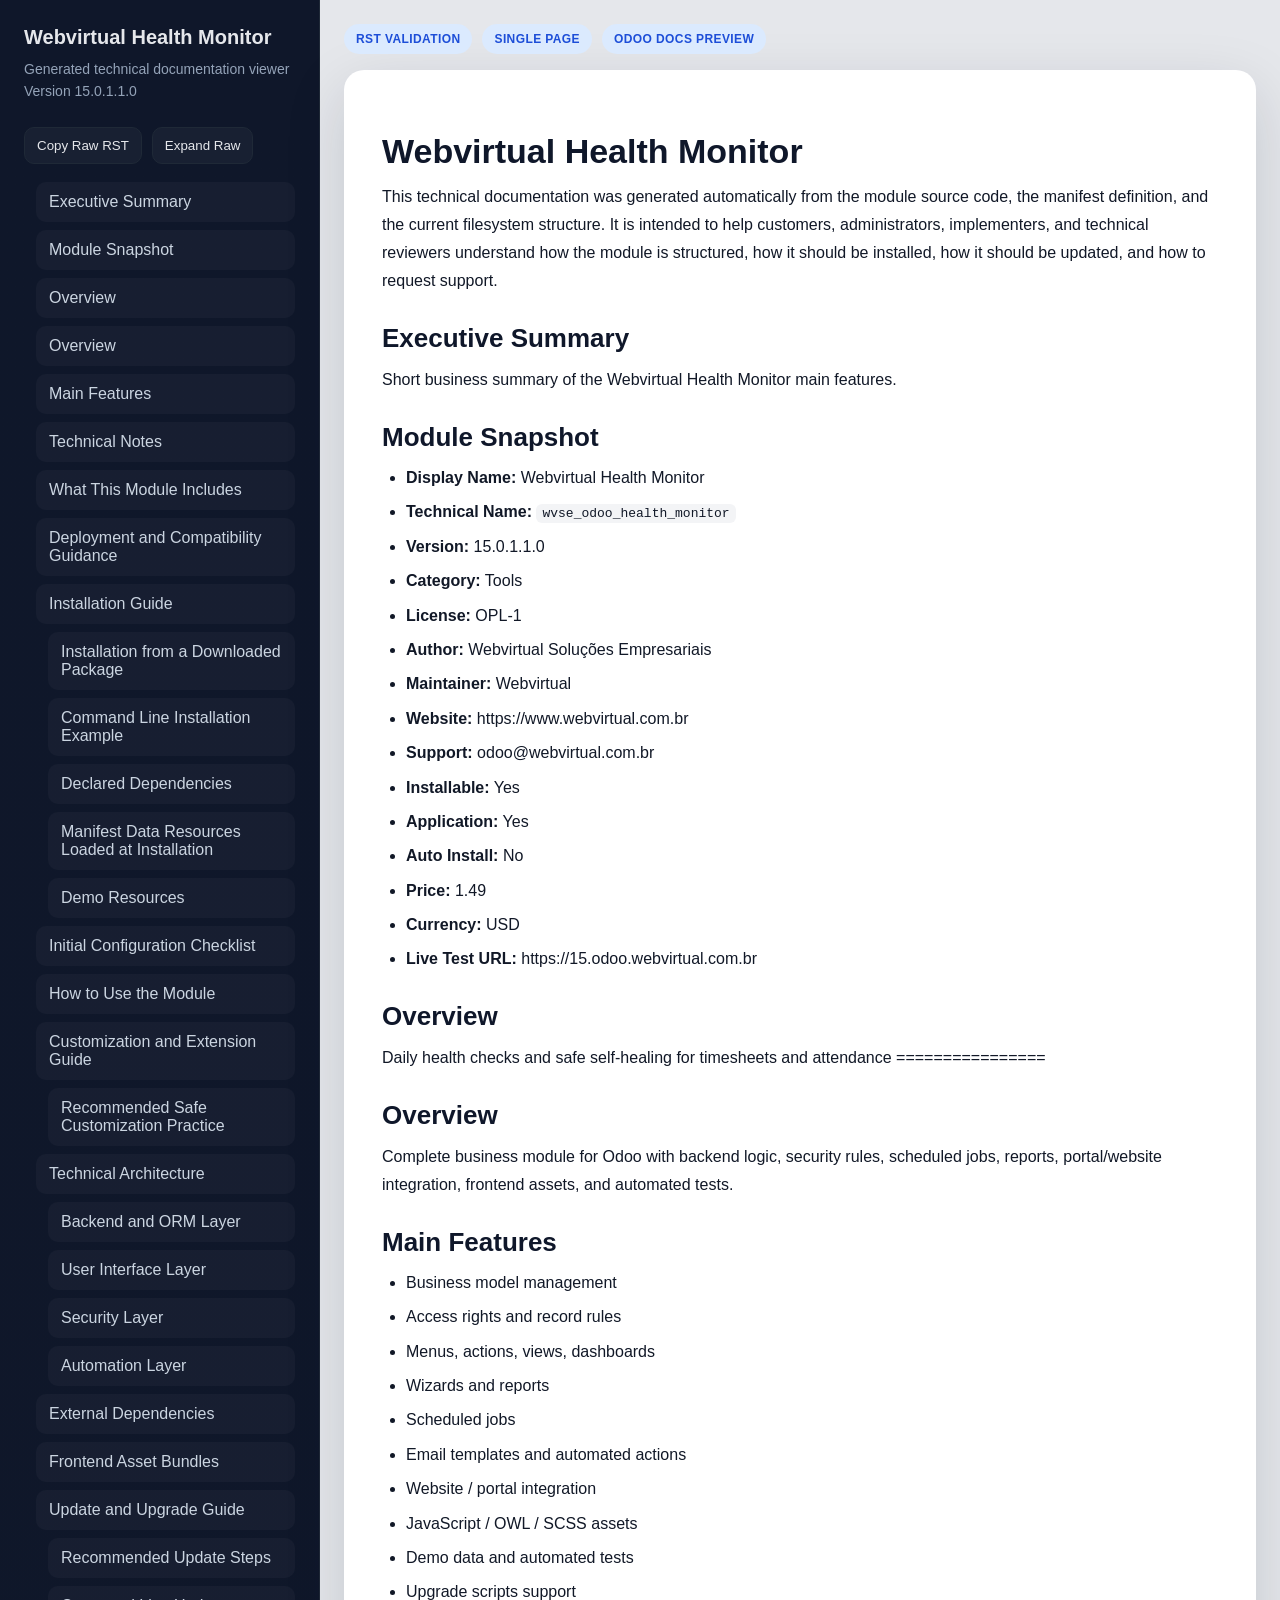
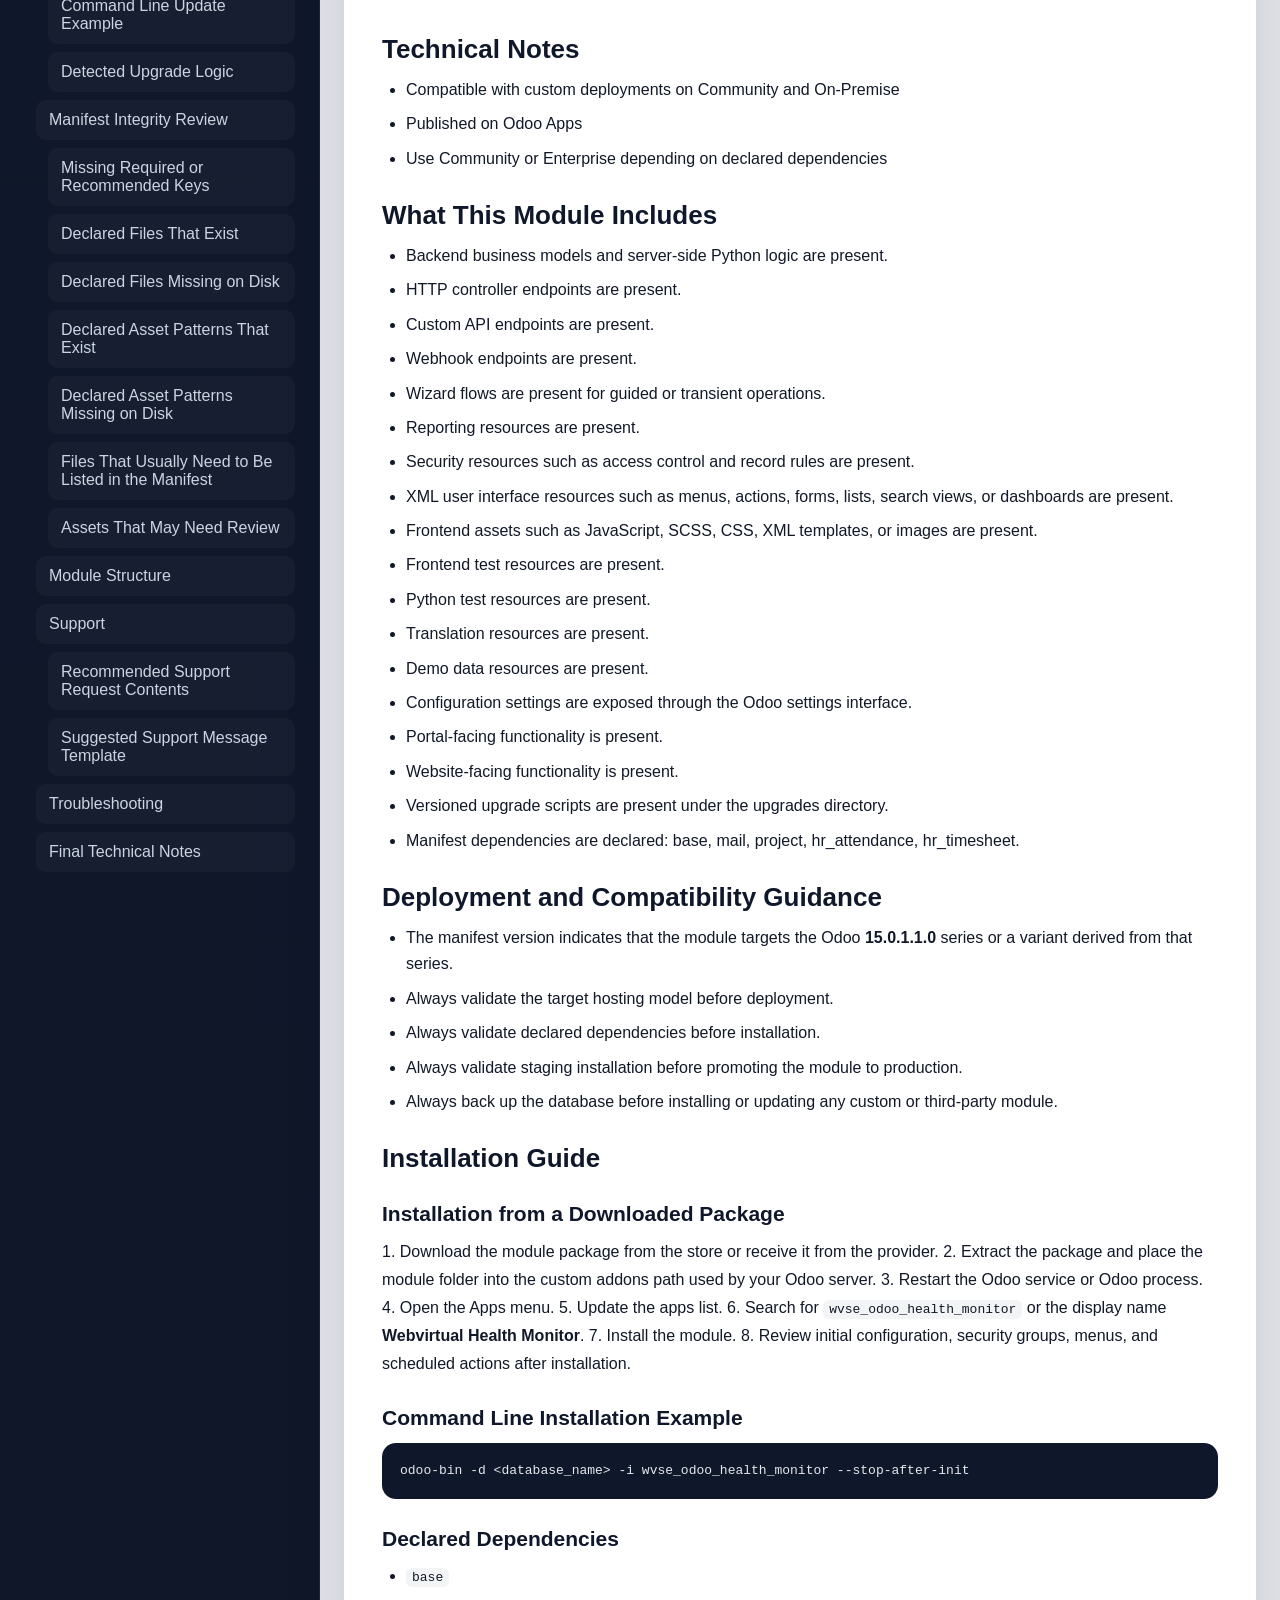
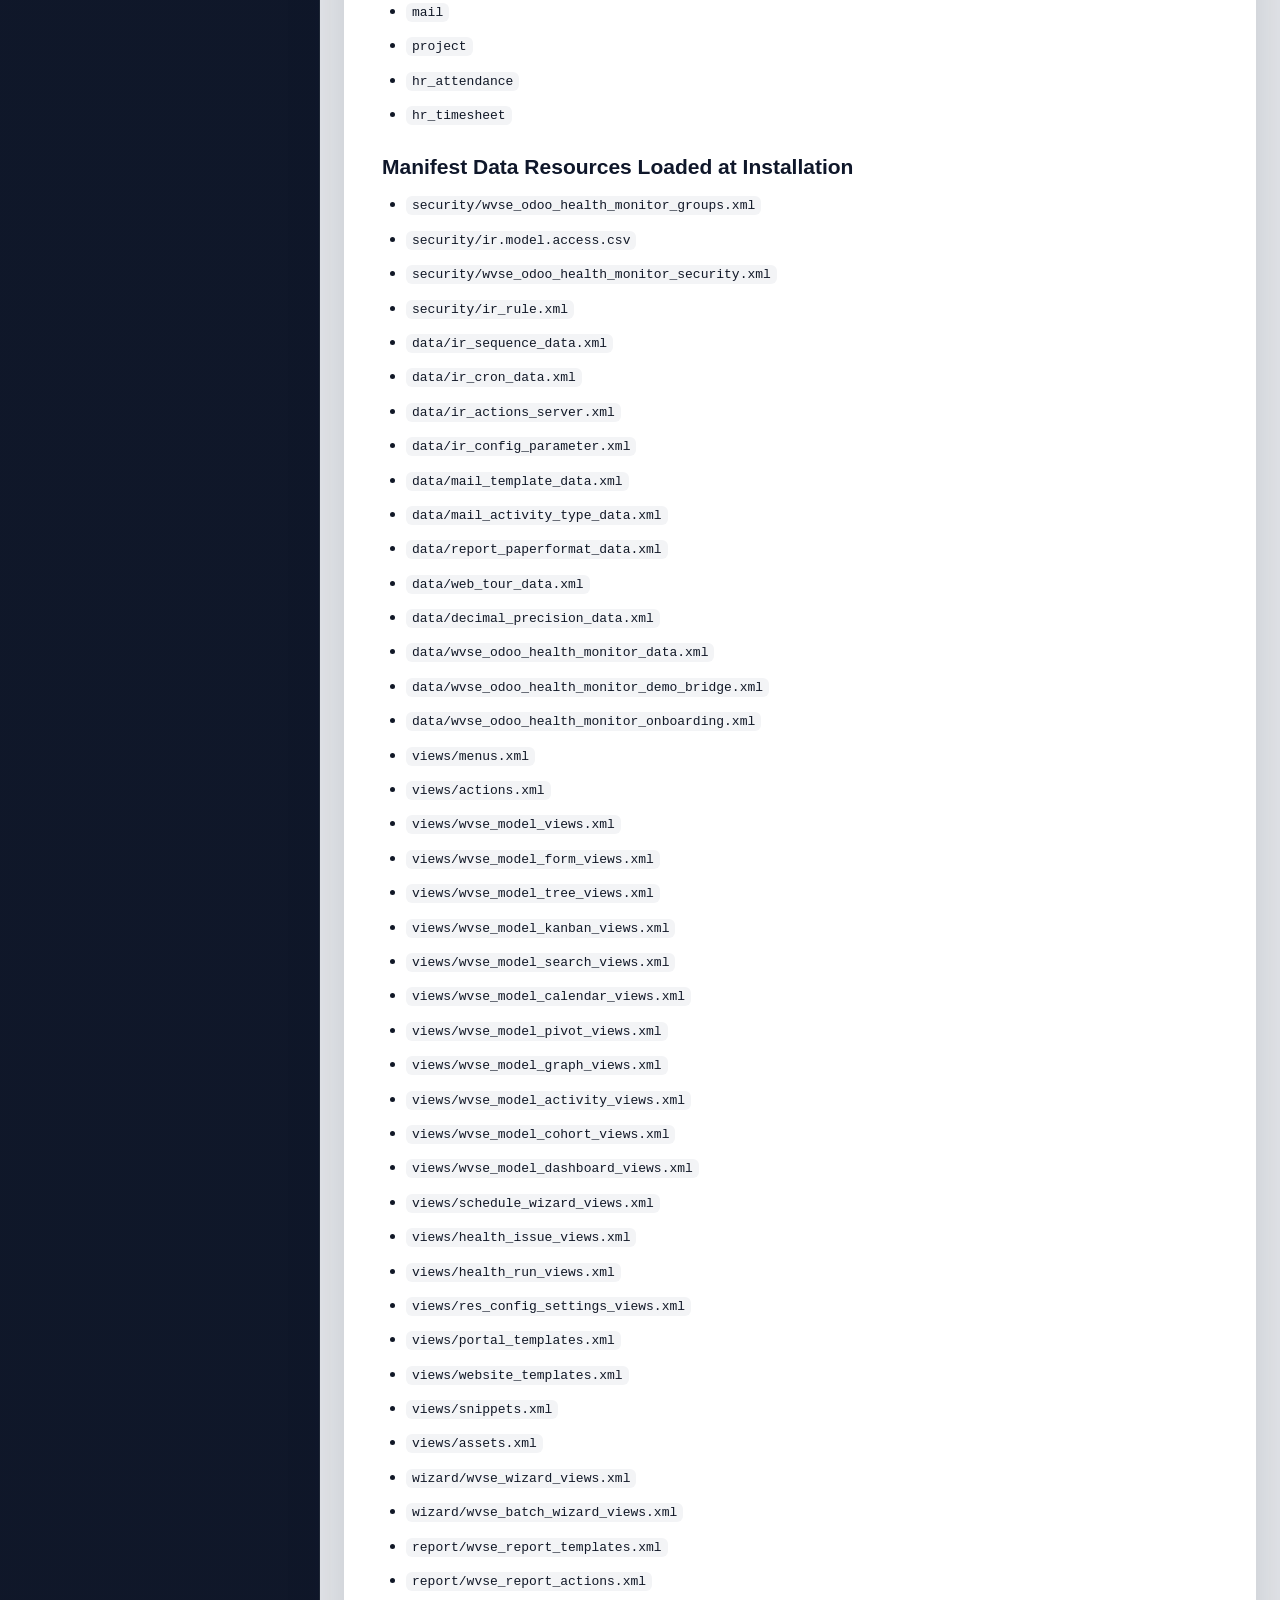
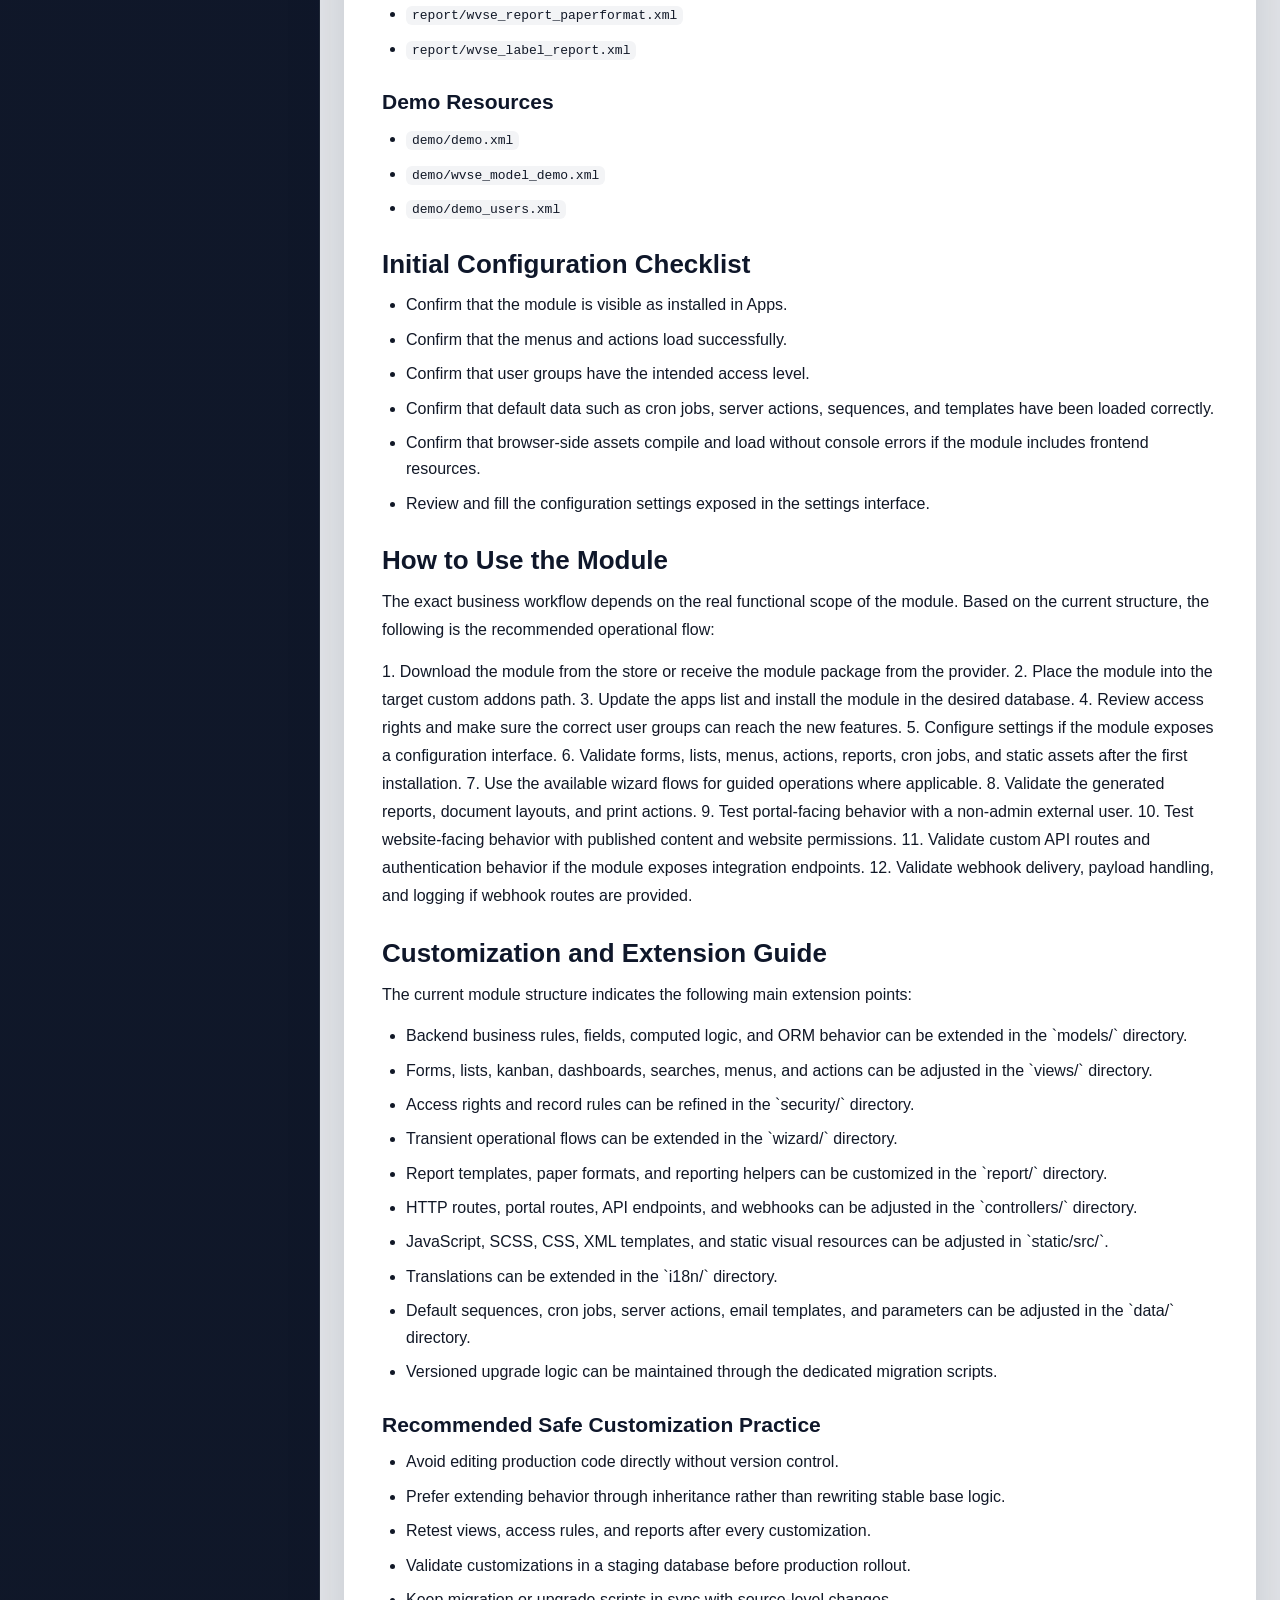
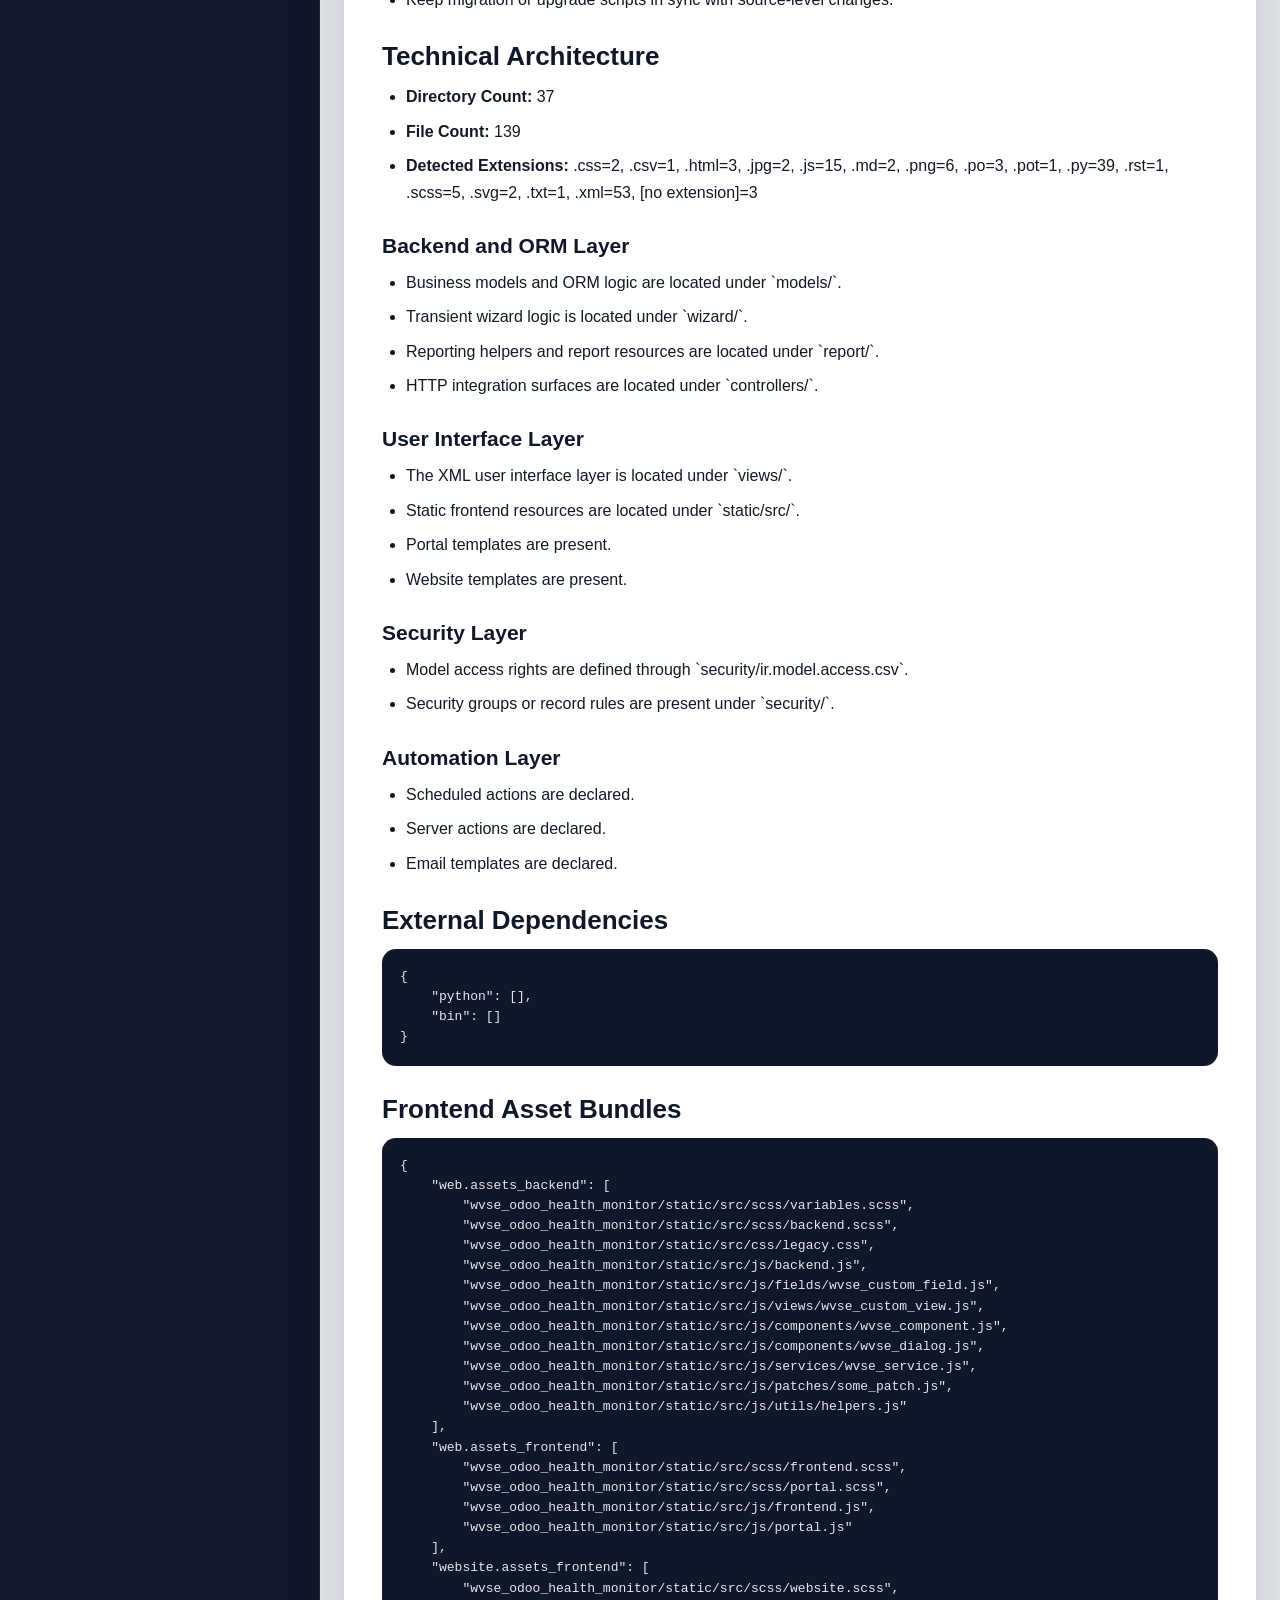
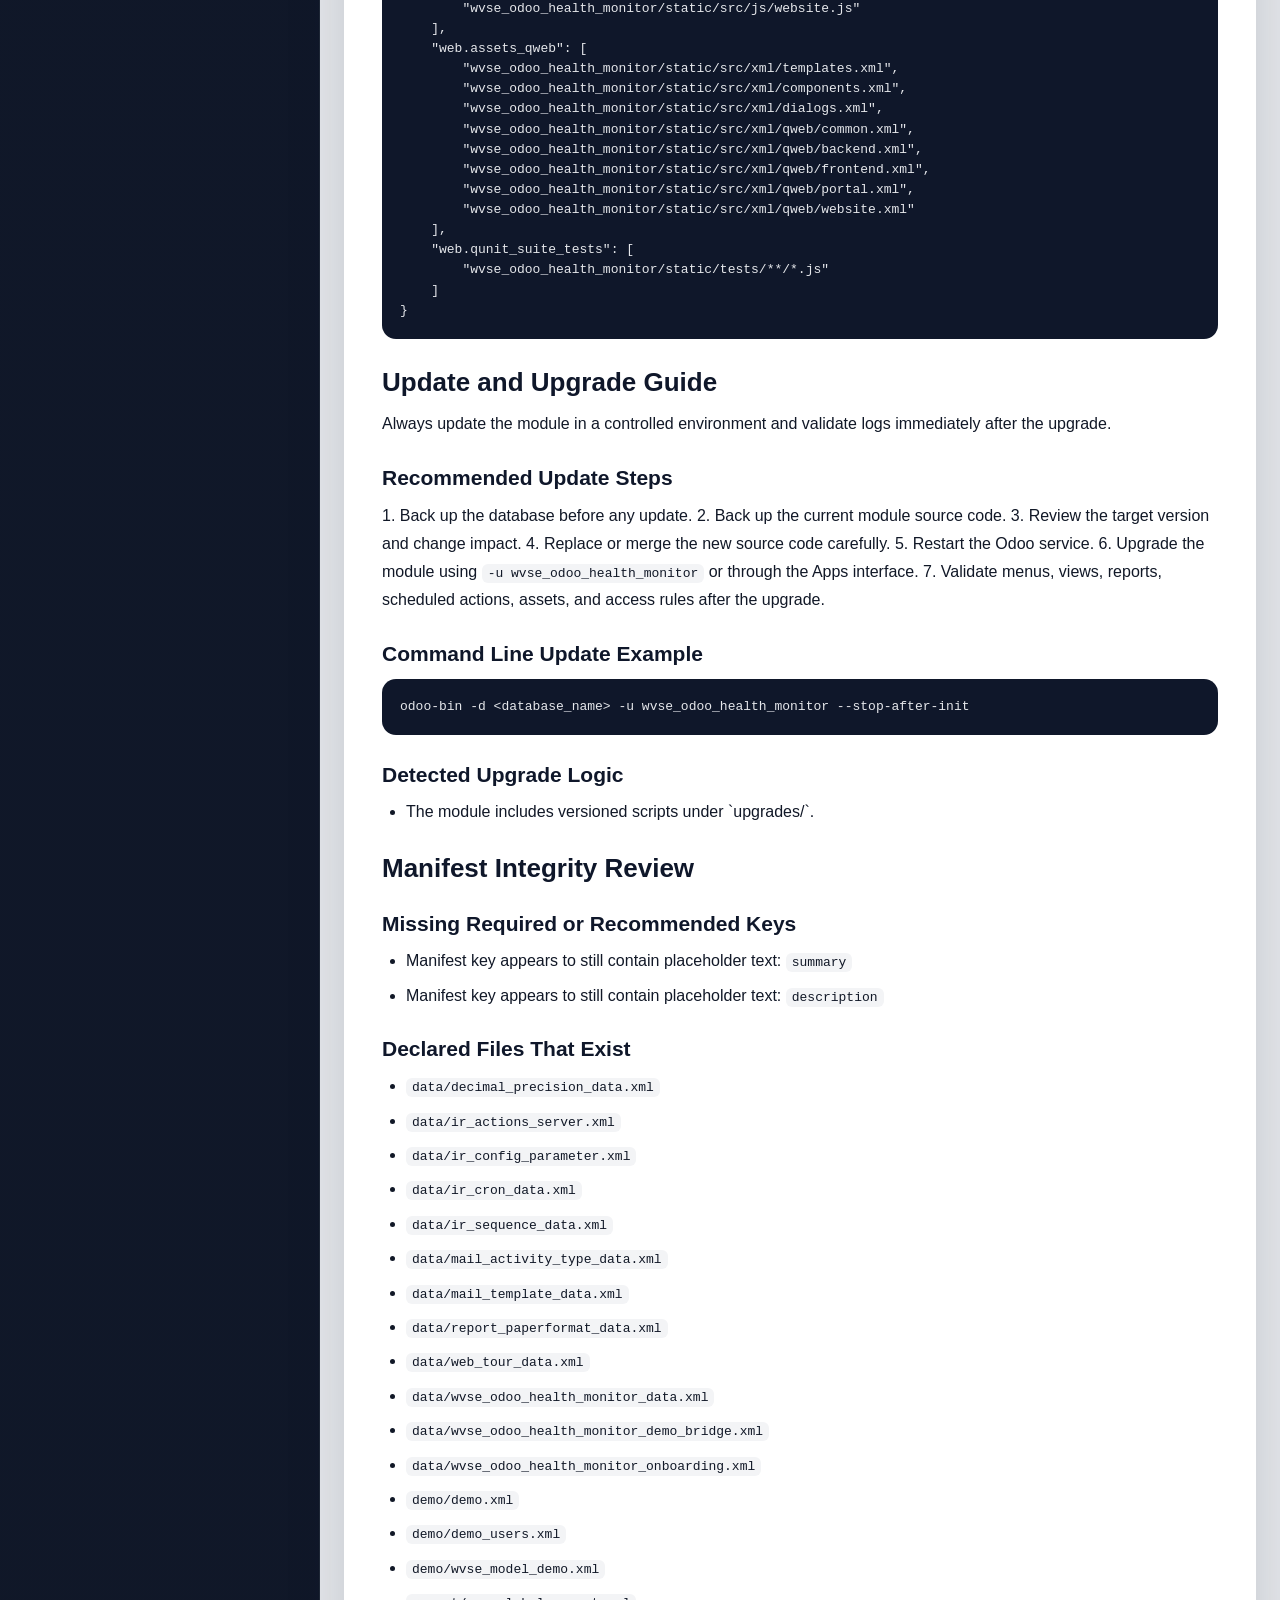
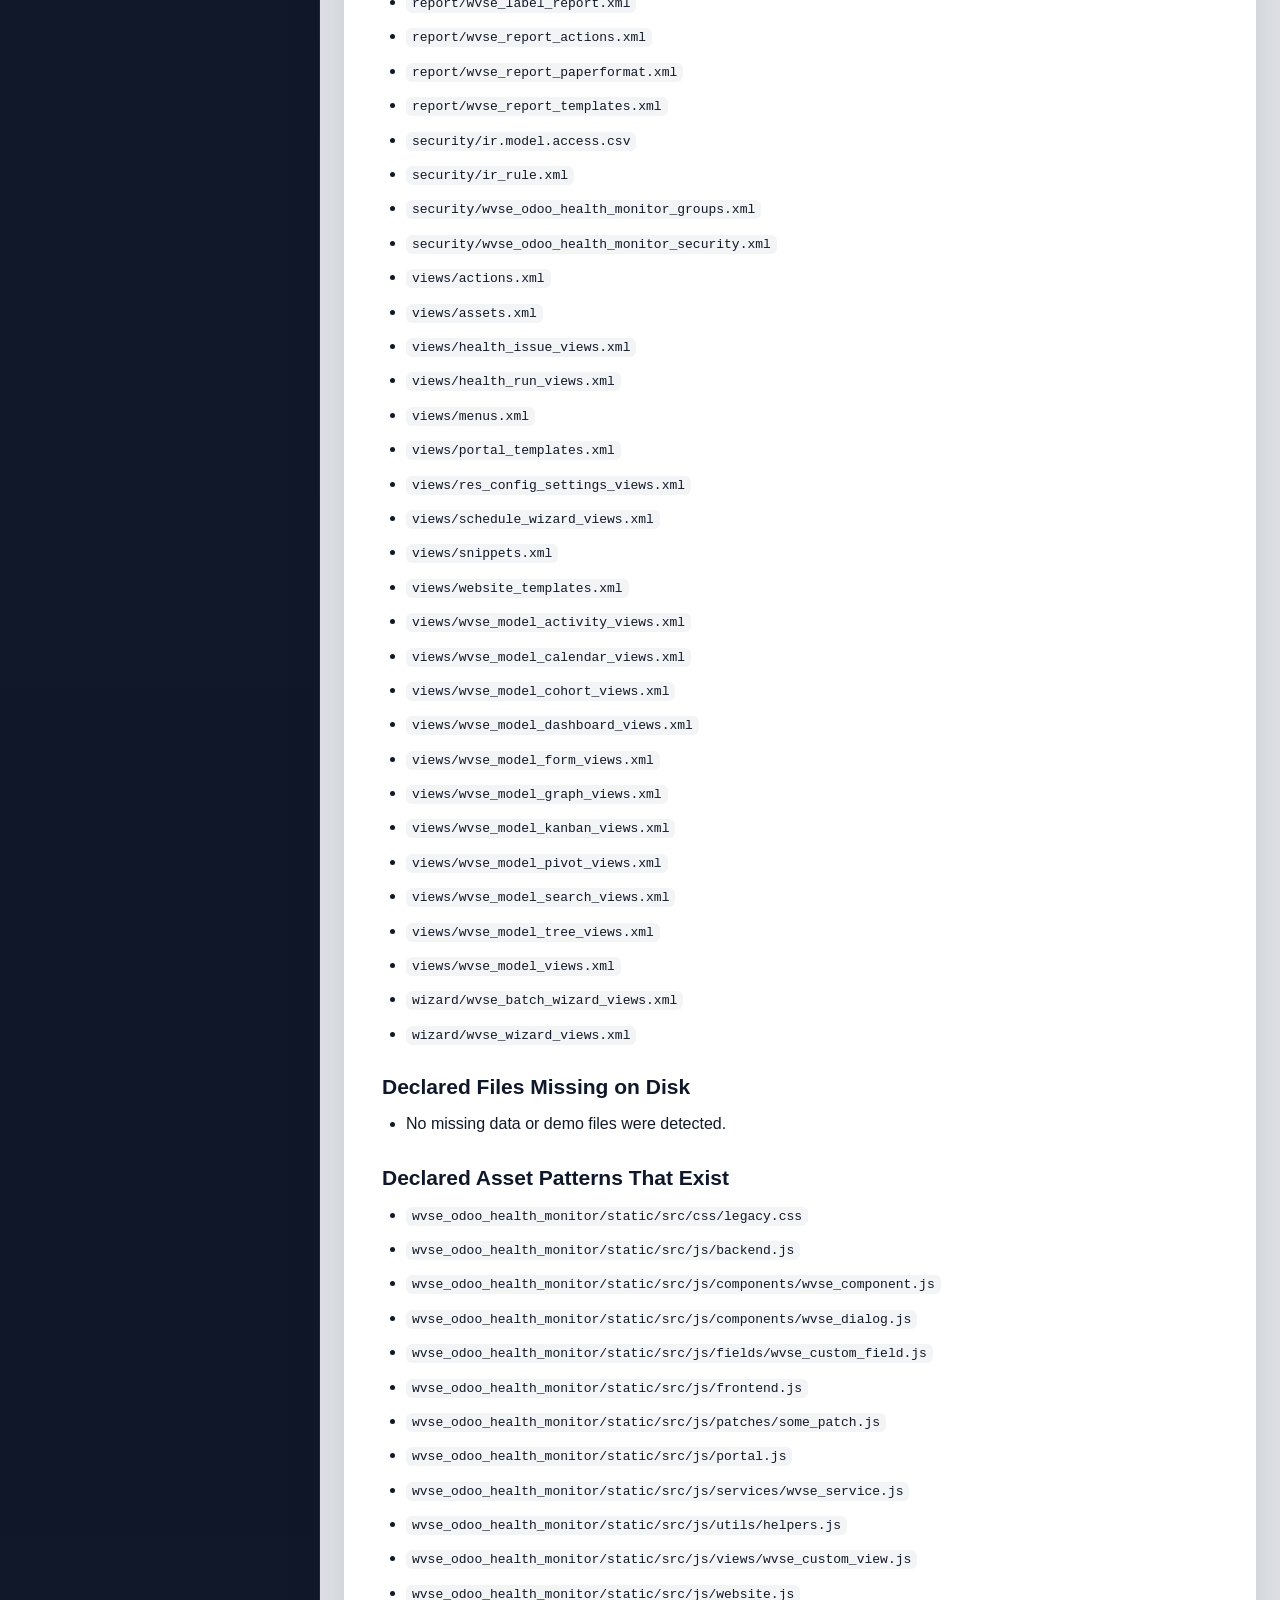
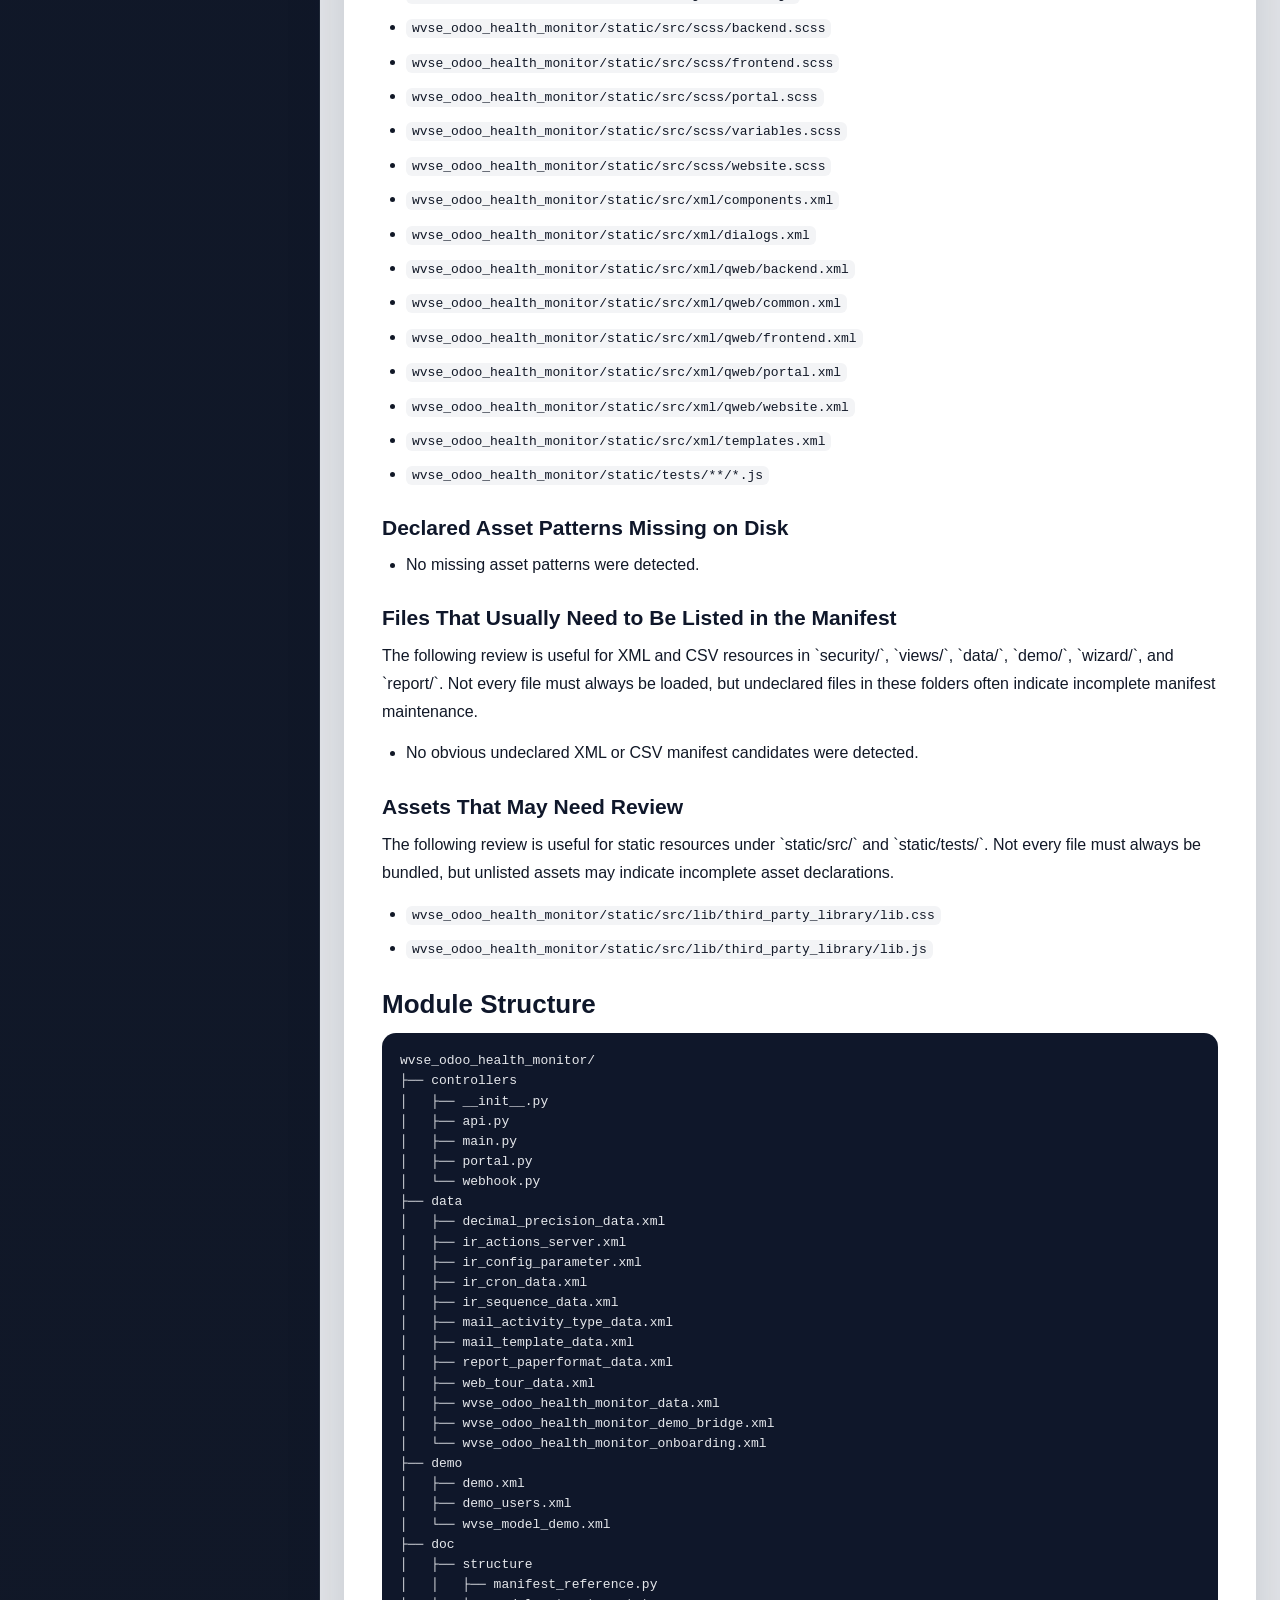
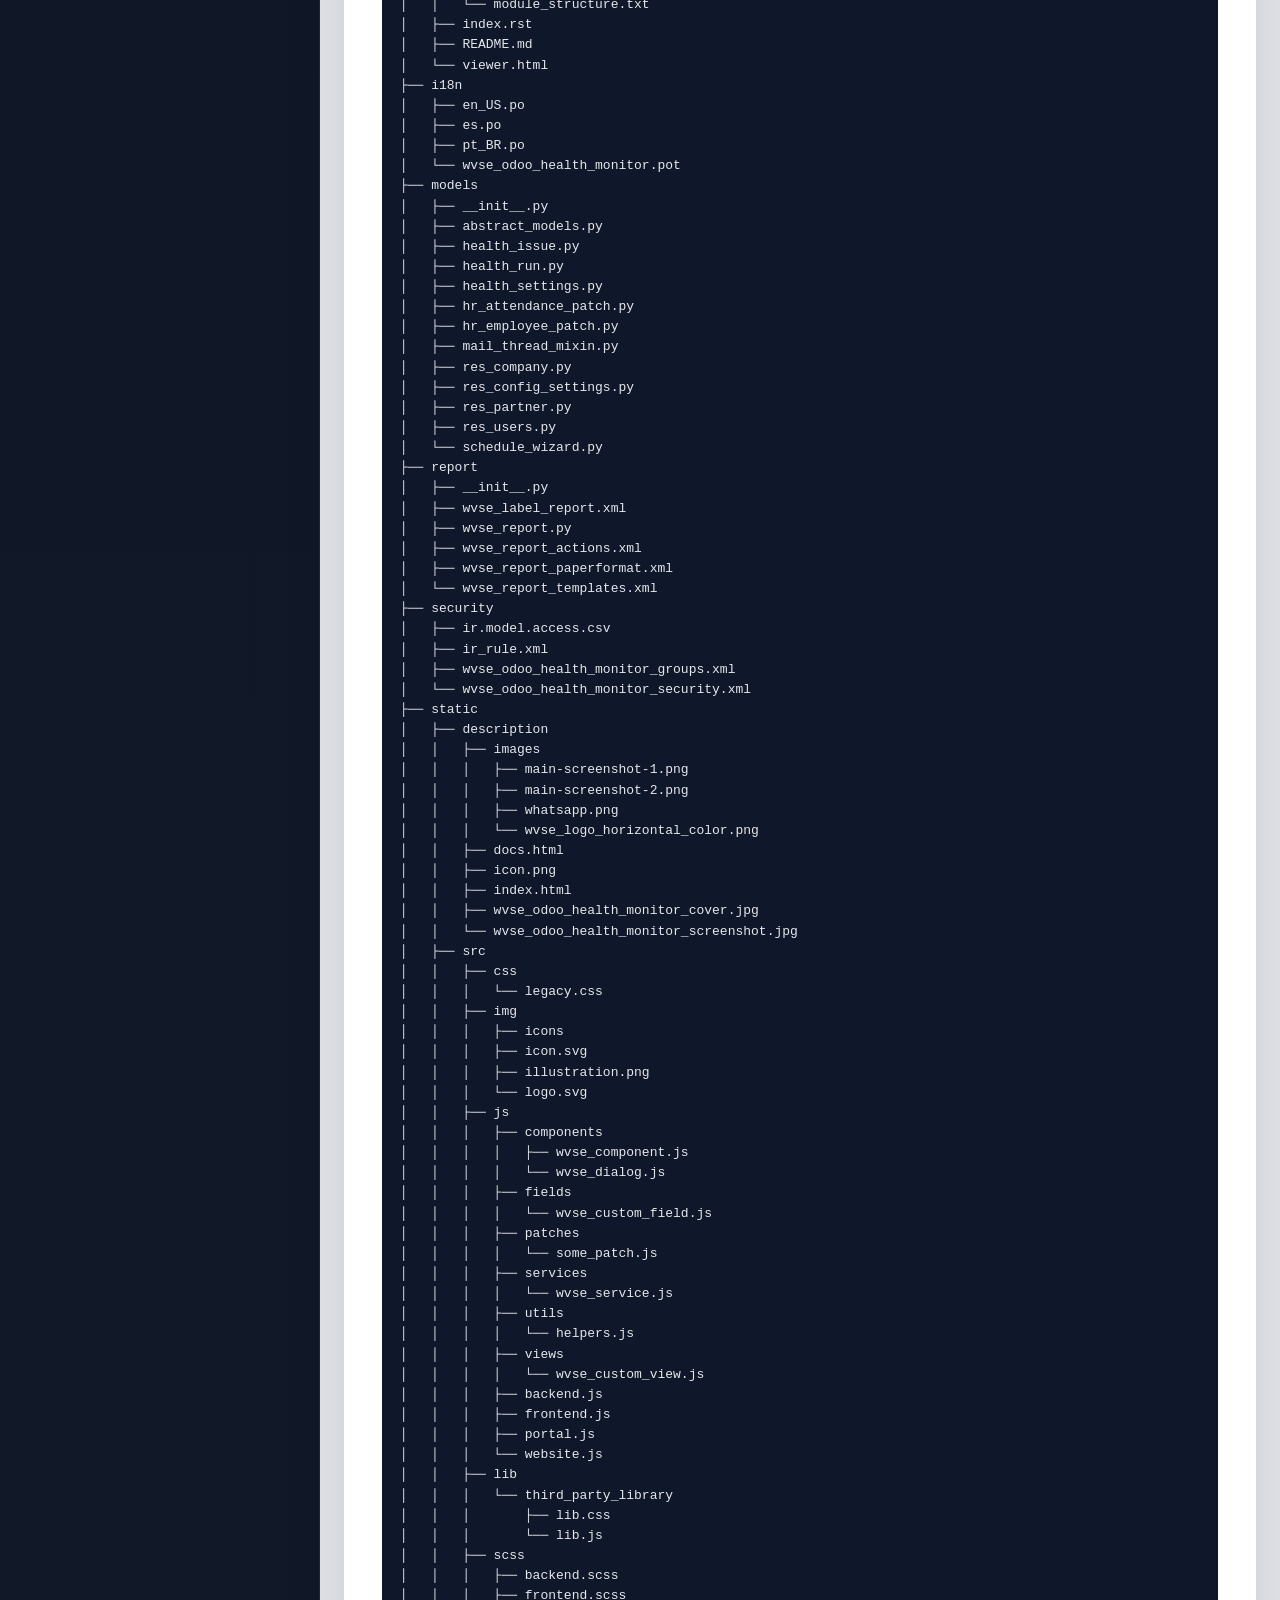
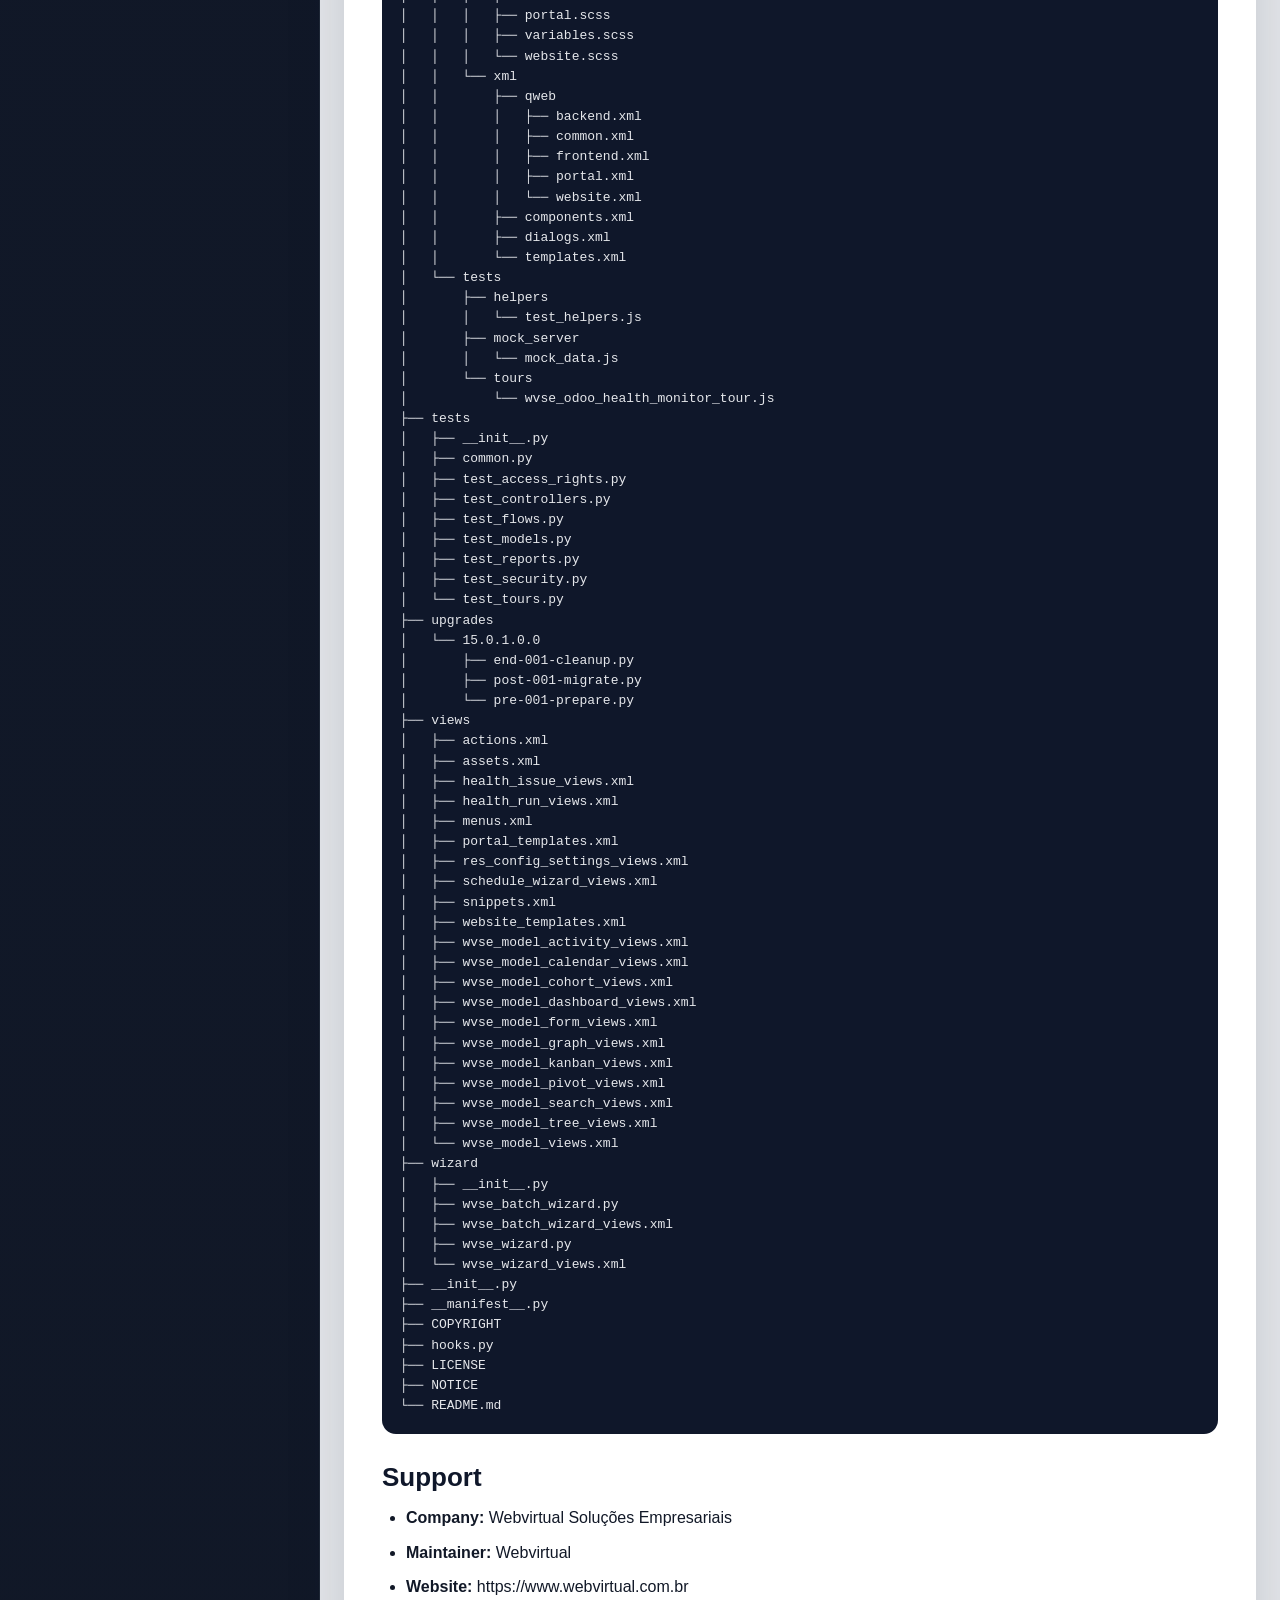
<file: doc/viewer.html>
<!DOCTYPE html>
<html lang="en">
<head>
    <meta charset="UTF-8">
    <meta name="viewport" content="width=device-width, initial-scale=1.0">
    <title>Webvirtual Health Monitor - Documentation Viewer</title>
    <style>
        :root {
            --bg: #0b1220;
            --panel: #0f172a;
            --panel-2: #111827;
            --panel-3: #1f2937;
            --text: #e5e7eb;
            --muted: #94a3b8;
            --accent: #2563eb;
            --paper: #ffffff;
            --paper-text: #111827;
            --paper-muted: #4b5563;
            --border: #d1d5db;
            --code-bg: #0f172a;
        }

        * {
            box-sizing: border-box;
        }

        body {
            margin: 0;
            font-family: Arial, Helvetica, sans-serif;
            background: var(--bg);
            color: var(--text);
        }

        .layout {
            display: grid;
            grid-template-columns: 320px 1fr;
            min-height: 100vh;
        }

        .sidebar {
            background: linear-gradient(180deg, var(--panel), var(--panel-2));
            border-right: 1px solid var(--panel-3);
            padding: 24px;
            overflow: auto;
        }

        .brand {
            margin-bottom: 24px;
        }

        .brand h1 {
            margin: 0 0 8px 0;
            font-size: 20px;
            line-height: 1.3;
        }

        .brand p {
            margin: 0;
            font-size: 14px;
            line-height: 1.6;
            color: var(--muted);
        }

        .toolbar {
            display: flex;
            gap: 10px;
            margin-bottom: 18px;
            flex-wrap: wrap;
        }

        .toolbar button {
            border: 1px solid var(--panel-3);
            background: rgba(255, 255, 255, 0.04);
            color: var(--text);
            padding: 10px 12px;
            border-radius: 10px;
            cursor: pointer;
        }

        .toc {
            display: flex;
            flex-direction: column;
            gap: 8px;
        }

        .toc a {
            display: block;
            padding: 10px 12px;
            border-radius: 10px;
            color: var(--text);
            text-decoration: none;
            background: rgba(255, 255, 255, 0.03);
            border: 1px solid transparent;
            transition: 0.2s ease;
        }

        .toc a:hover {
            background: rgba(37, 99, 235, 0.15);
            border-color: rgba(37, 99, 235, 0.45);
        }

        .toc a.level-2 {
            margin-left: 12px;
            color: #cbd5e1;
        }

        .toc a.level-3 {
            margin-left: 24px;
            color: #cbd5e1;
        }

        .main {
            padding: 24px;
            background: #e5e7eb;
        }

        .topbar {
            display: flex;
            justify-content: space-between;
            gap: 16px;
            align-items: center;
            margin-bottom: 16px;
            flex-wrap: wrap;
        }

        .badges {
            display: flex;
            gap: 10px;
            flex-wrap: wrap;
        }

        .badge {
            background: #dbeafe;
            color: #1d4ed8;
            padding: 8px 12px;
            border-radius: 999px;
            font-size: 12px;
            font-weight: 700;
            text-transform: uppercase;
            letter-spacing: 0.4px;
        }

        .paper {
            max-width: 1160px;
            margin: 0 auto;
            background: var(--paper);
            color: var(--paper-text);
            border-radius: 20px;
            box-shadow: 0 20px 60px rgba(15, 23, 42, 0.15);
            padding: 34px 38px;
        }

        .paper h1, .paper h2, .paper h3, .paper h4 {
            color: #0f172a;
            margin-top: 28px;
            margin-bottom: 12px;
            scroll-margin-top: 20px;
        }

        .paper h1 {
            font-size: 34px;
        }

        .paper h2 {
            font-size: 26px;
        }

        .paper h3 {
            font-size: 21px;
        }

        .paper h4 {
            font-size: 18px;
        }

        .paper p {
            margin: 0 0 14px 0;
            line-height: 1.75;
        }

        .paper ul {
            padding-left: 24px;
            margin: 0 0 16px 0;
        }

        .paper li {
            margin-bottom: 8px;
            line-height: 1.65;
        }

        .paper pre {
            background: var(--code-bg);
            color: #e5e7eb;
            border-radius: 14px;
            padding: 18px;
            overflow: auto;
            line-height: 1.55;
            font-size: 13px;
        }

        .paper code.inline {
            background: #f3f4f6;
            color: #111827;
            padding: 2px 6px;
            border-radius: 6px;
        }

        .raw-panel {
            margin-top: 28px;
            border-top: 1px solid var(--border);
            padding-top: 20px;
        }

        .raw-panel summary {
            cursor: pointer;
            font-weight: 700;
        }

        @media (max-width: 980px) {
            .layout {
                grid-template-columns: 1fr;
            }

            .sidebar {
                border-right: none;
                border-bottom: 1px solid var(--panel-3);
            }

            .main {
                padding: 12px;
            }

            .paper {
                padding: 22px 18px;
                border-radius: 16px;
            }
        }
    </style>
</head>
<body>
    <div class="layout">
        <aside class="sidebar">
            <div class="brand">
                <h1>Webvirtual Health Monitor</h1>
                <p>Generated technical documentation viewer</p>
                <p>Version 15.0.1.1.0</p>
            </div>

            <div class="toolbar">
                <button type="button" id="copyBtn">Copy Raw RST</button>
                <button type="button" id="expandBtn">Expand Raw</button>
            </div>

            <div class="toc" id="toc"></div>
        </aside>

        <main class="main">
            <div class="topbar">
                <div class="badges">
                    <div class="badge">RST Validation</div>
                    <div class="badge">Single Page</div>
                    <div class="badge">Odoo Docs Preview</div>
                </div>
            </div>

            <article class="paper">
                <div id="rendered"></div>

                <div class="raw-panel">
                    <details id="rawDetails">
                        <summary>Raw RST Source</summary>
                        <pre id="rawSource"></pre>
                    </details>
                </div>
            </article>
        </main>
    </div>

    <script>
        const RST_SOURCE = "Webvirtual Health Monitor\n=========================\n\n.. contents:: On this page\n   :depth: 3\n\nThis technical documentation was generated automatically from the module source code, the manifest definition, and the current filesystem structure. It is intended to help customers, administrators, implementers, and technical reviewers understand how the module is structured, how it should be installed, how it should be updated, and how to request support.\n\nExecutive Summary\n-----------------\n\nShort business summary of the Webvirtual Health Monitor main features.\n\nModule Snapshot\n---------------\n\n- **Display Name:** Webvirtual Health Monitor\n- **Technical Name:** ``wvse_odoo_health_monitor``\n- **Version:** 15.0.1.1.0\n- **Category:** Tools\n- **License:** OPL-1\n- **Author:** Webvirtual Soluções Empresariais\n- **Maintainer:** Webvirtual\n- **Website:** https://www.webvirtual.com.br\n- **Support:** odoo@webvirtual.com.br\n- **Installable:** Yes\n- **Application:** Yes\n- **Auto Install:** No\n- **Price:** 1.49\n- **Currency:** USD\n- **Live Test URL:** https://15.odoo.webvirtual.com.br\n\nOverview\n--------\n\nDaily health checks and safe self-healing for timesheets and attendance\n================\n\nOverview\n--------\nComplete business module for Odoo with backend logic, security rules,\nscheduled jobs, reports, portal/website integration, frontend assets,\nand automated tests.\n\nMain Features\n-------------\n- Business model management\n- Access rights and record rules\n- Menus, actions, views, dashboards\n- Wizards and reports\n- Scheduled jobs\n- Email templates and automated actions\n- Website / portal integration\n- JavaScript / OWL / SCSS assets\n- Demo data and automated tests\n- Upgrade scripts support\n\nTechnical Notes\n---------------\n- Compatible with custom deployments on Community and On-Premise\n- Published on Odoo Apps\n- Use Community or Enterprise depending on declared dependencies\n\nWhat This Module Includes\n-------------------------\n\n- Backend business models and server-side Python logic are present.\n- HTTP controller endpoints are present.\n- Custom API endpoints are present.\n- Webhook endpoints are present.\n- Wizard flows are present for guided or transient operations.\n- Reporting resources are present.\n- Security resources such as access control and record rules are present.\n- XML user interface resources such as menus, actions, forms, lists, search views, or dashboards are present.\n- Frontend assets such as JavaScript, SCSS, CSS, XML templates, or images are present.\n- Frontend test resources are present.\n- Python test resources are present.\n- Translation resources are present.\n- Demo data resources are present.\n- Configuration settings are exposed through the Odoo settings interface.\n- Portal-facing functionality is present.\n- Website-facing functionality is present.\n- Versioned upgrade scripts are present under the upgrades directory.\n- Manifest dependencies are declared: base, mail, project, hr_attendance, hr_timesheet.\n\nDeployment and Compatibility Guidance\n-------------------------------------\n\n- The manifest version indicates that the module targets the Odoo **15.0.1.1.0** series or a variant derived from that series.\n- Always validate the target hosting model before deployment.\n- Always validate declared dependencies before installation.\n- Always validate staging installation before promoting the module to production.\n- Always back up the database before installing or updating any custom or third-party module.\n\nInstallation Guide\n------------------\n\nInstallation from a Downloaded Package\n~~~~~~~~~~~~~~~~~~~~~~~~~~~~~~~~~~~~~~\n\n1. Download the module package from the store or receive it from the provider.\n2. Extract the package and place the module folder into the custom addons path used by your Odoo server.\n3. Restart the Odoo service or Odoo process.\n4. Open the Apps menu.\n5. Update the apps list.\n6. Search for ``wvse_odoo_health_monitor`` or the display name **Webvirtual Health Monitor**.\n7. Install the module.\n8. Review initial configuration, security groups, menus, and scheduled actions after installation.\n\nCommand Line Installation Example\n~~~~~~~~~~~~~~~~~~~~~~~~~~~~~~~~~\n\n::\n\n    odoo-bin -d <database_name> -i wvse_odoo_health_monitor --stop-after-init\n\nDeclared Dependencies\n~~~~~~~~~~~~~~~~~~~~~\n\n- ``base``\n- ``mail``\n- ``project``\n- ``hr_attendance``\n- ``hr_timesheet``\n\nManifest Data Resources Loaded at Installation\n~~~~~~~~~~~~~~~~~~~~~~~~~~~~~~~~~~~~~~~~~~~~~~\n\n- ``security/wvse_odoo_health_monitor_groups.xml``\n- ``security/ir.model.access.csv``\n- ``security/wvse_odoo_health_monitor_security.xml``\n- ``security/ir_rule.xml``\n- ``data/ir_sequence_data.xml``\n- ``data/ir_cron_data.xml``\n- ``data/ir_actions_server.xml``\n- ``data/ir_config_parameter.xml``\n- ``data/mail_template_data.xml``\n- ``data/mail_activity_type_data.xml``\n- ``data/report_paperformat_data.xml``\n- ``data/web_tour_data.xml``\n- ``data/decimal_precision_data.xml``\n- ``data/wvse_odoo_health_monitor_data.xml``\n- ``data/wvse_odoo_health_monitor_demo_bridge.xml``\n- ``data/wvse_odoo_health_monitor_onboarding.xml``\n- ``views/menus.xml``\n- ``views/actions.xml``\n- ``views/wvse_model_views.xml``\n- ``views/wvse_model_form_views.xml``\n- ``views/wvse_model_tree_views.xml``\n- ``views/wvse_model_kanban_views.xml``\n- ``views/wvse_model_search_views.xml``\n- ``views/wvse_model_calendar_views.xml``\n- ``views/wvse_model_pivot_views.xml``\n- ``views/wvse_model_graph_views.xml``\n- ``views/wvse_model_activity_views.xml``\n- ``views/wvse_model_cohort_views.xml``\n- ``views/wvse_model_dashboard_views.xml``\n- ``views/schedule_wizard_views.xml``\n- ``views/health_issue_views.xml``\n- ``views/health_run_views.xml``\n- ``views/res_config_settings_views.xml``\n- ``views/portal_templates.xml``\n- ``views/website_templates.xml``\n- ``views/snippets.xml``\n- ``views/assets.xml``\n- ``wizard/wvse_wizard_views.xml``\n- ``wizard/wvse_batch_wizard_views.xml``\n- ``report/wvse_report_templates.xml``\n- ``report/wvse_report_actions.xml``\n- ``report/wvse_report_paperformat.xml``\n- ``report/wvse_label_report.xml``\n\nDemo Resources\n~~~~~~~~~~~~~~\n\n- ``demo/demo.xml``\n- ``demo/wvse_model_demo.xml``\n- ``demo/demo_users.xml``\n\nInitial Configuration Checklist\n-------------------------------\n\n- Confirm that the module is visible as installed in Apps.\n- Confirm that the menus and actions load successfully.\n- Confirm that user groups have the intended access level.\n- Confirm that default data such as cron jobs, server actions, sequences, and templates have been loaded correctly.\n- Confirm that browser-side assets compile and load without console errors if the module includes frontend resources.\n- Review and fill the configuration settings exposed in the settings interface.\n\nHow to Use the Module\n---------------------\n\nThe exact business workflow depends on the real functional scope of the module. Based on the current structure, the following is the recommended operational flow:\n\n1. Download the module from the store or receive the module package from the provider.\n2. Place the module into the target custom addons path.\n3. Update the apps list and install the module in the desired database.\n4. Review access rights and make sure the correct user groups can reach the new features.\n5. Configure settings if the module exposes a configuration interface.\n6. Validate forms, lists, menus, actions, reports, cron jobs, and static assets after the first installation.\n7. Use the available wizard flows for guided operations where applicable.\n8. Validate the generated reports, document layouts, and print actions.\n9. Test portal-facing behavior with a non-admin external user.\n10. Test website-facing behavior with published content and website permissions.\n11. Validate custom API routes and authentication behavior if the module exposes integration endpoints.\n12. Validate webhook delivery, payload handling, and logging if webhook routes are provided.\n\nCustomization and Extension Guide\n---------------------------------\n\nThe current module structure indicates the following main extension points:\n\n- Backend business rules, fields, computed logic, and ORM behavior can be extended in the `models/` directory.\n- Forms, lists, kanban, dashboards, searches, menus, and actions can be adjusted in the `views/` directory.\n- Access rights and record rules can be refined in the `security/` directory.\n- Transient operational flows can be extended in the `wizard/` directory.\n- Report templates, paper formats, and reporting helpers can be customized in the `report/` directory.\n- HTTP routes, portal routes, API endpoints, and webhooks can be adjusted in the `controllers/` directory.\n- JavaScript, SCSS, CSS, XML templates, and static visual resources can be adjusted in `static/src/`.\n- Translations can be extended in the `i18n/` directory.\n- Default sequences, cron jobs, server actions, email templates, and parameters can be adjusted in the `data/` directory.\n- Versioned upgrade logic can be maintained through the dedicated migration scripts.\n\nRecommended Safe Customization Practice\n~~~~~~~~~~~~~~~~~~~~~~~~~~~~~~~~~~~~~~~\n\n- Avoid editing production code directly without version control.\n- Prefer extending behavior through inheritance rather than rewriting stable base logic.\n- Retest views, access rules, and reports after every customization.\n- Validate customizations in a staging database before production rollout.\n- Keep migration or upgrade scripts in sync with source-level changes.\n\nTechnical Architecture\n----------------------\n\n- **Directory Count:** 37\n- **File Count:** 139\n- **Detected Extensions:** .css=2, .csv=1, .html=3, .jpg=2, .js=15, .md=2, .png=6, .po=3, .pot=1, .py=39, .rst=1, .scss=5, .svg=2, .txt=1, .xml=53, [no extension]=3\n\nBackend and ORM Layer\n~~~~~~~~~~~~~~~~~~~~~\n\n- Business models and ORM logic are located under `models/`.\n- Transient wizard logic is located under `wizard/`.\n- Reporting helpers and report resources are located under `report/`.\n- HTTP integration surfaces are located under `controllers/`.\n\nUser Interface Layer\n~~~~~~~~~~~~~~~~~~~~\n\n- The XML user interface layer is located under `views/`.\n- Static frontend resources are located under `static/src/`.\n- Portal templates are present.\n- Website templates are present.\n\nSecurity Layer\n~~~~~~~~~~~~~~\n\n- Model access rights are defined through `security/ir.model.access.csv`.\n- Security groups or record rules are present under `security/`.\n\nAutomation Layer\n~~~~~~~~~~~~~~~~\n\n- Scheduled actions are declared.\n- Server actions are declared.\n- Email templates are declared.\n\nExternal Dependencies\n---------------------\n\n::\n\n    {\n        \"python\": [],\n        \"bin\": []\n    }\n\nFrontend Asset Bundles\n----------------------\n\n::\n\n    {\n        \"web.assets_backend\": [\n            \"wvse_odoo_health_monitor/static/src/scss/variables.scss\",\n            \"wvse_odoo_health_monitor/static/src/scss/backend.scss\",\n            \"wvse_odoo_health_monitor/static/src/css/legacy.css\",\n            \"wvse_odoo_health_monitor/static/src/js/backend.js\",\n            \"wvse_odoo_health_monitor/static/src/js/fields/wvse_custom_field.js\",\n            \"wvse_odoo_health_monitor/static/src/js/views/wvse_custom_view.js\",\n            \"wvse_odoo_health_monitor/static/src/js/components/wvse_component.js\",\n            \"wvse_odoo_health_monitor/static/src/js/components/wvse_dialog.js\",\n            \"wvse_odoo_health_monitor/static/src/js/services/wvse_service.js\",\n            \"wvse_odoo_health_monitor/static/src/js/patches/some_patch.js\",\n            \"wvse_odoo_health_monitor/static/src/js/utils/helpers.js\"\n        ],\n        \"web.assets_frontend\": [\n            \"wvse_odoo_health_monitor/static/src/scss/frontend.scss\",\n            \"wvse_odoo_health_monitor/static/src/scss/portal.scss\",\n            \"wvse_odoo_health_monitor/static/src/js/frontend.js\",\n            \"wvse_odoo_health_monitor/static/src/js/portal.js\"\n        ],\n        \"website.assets_frontend\": [\n            \"wvse_odoo_health_monitor/static/src/scss/website.scss\",\n            \"wvse_odoo_health_monitor/static/src/js/website.js\"\n        ],\n        \"web.assets_qweb\": [\n            \"wvse_odoo_health_monitor/static/src/xml/templates.xml\",\n            \"wvse_odoo_health_monitor/static/src/xml/components.xml\",\n            \"wvse_odoo_health_monitor/static/src/xml/dialogs.xml\",\n            \"wvse_odoo_health_monitor/static/src/xml/qweb/common.xml\",\n            \"wvse_odoo_health_monitor/static/src/xml/qweb/backend.xml\",\n            \"wvse_odoo_health_monitor/static/src/xml/qweb/frontend.xml\",\n            \"wvse_odoo_health_monitor/static/src/xml/qweb/portal.xml\",\n            \"wvse_odoo_health_monitor/static/src/xml/qweb/website.xml\"\n        ],\n        \"web.qunit_suite_tests\": [\n            \"wvse_odoo_health_monitor/static/tests/**/*.js\"\n        ]\n    }\n\nUpdate and Upgrade Guide\n------------------------\n\nAlways update the module in a controlled environment and validate logs immediately after the upgrade.\n\nRecommended Update Steps\n~~~~~~~~~~~~~~~~~~~~~~~~\n\n1. Back up the database before any update.\n2. Back up the current module source code.\n3. Review the target version and change impact.\n4. Replace or merge the new source code carefully.\n5. Restart the Odoo service.\n6. Upgrade the module using ``-u wvse_odoo_health_monitor`` or through the Apps interface.\n7. Validate menus, views, reports, scheduled actions, assets, and access rules after the upgrade.\n\nCommand Line Update Example\n~~~~~~~~~~~~~~~~~~~~~~~~~~~\n\n::\n\n    odoo-bin -d <database_name> -u wvse_odoo_health_monitor --stop-after-init\n\nDetected Upgrade Logic\n~~~~~~~~~~~~~~~~~~~~~~\n\n- The module includes versioned scripts under `upgrades/`.\n\nManifest Integrity Review\n-------------------------\n\nMissing Required or Recommended Keys\n~~~~~~~~~~~~~~~~~~~~~~~~~~~~~~~~~~~~\n\n- Manifest key appears to still contain placeholder text: ``summary``\n- Manifest key appears to still contain placeholder text: ``description``\n\nDeclared Files That Exist\n~~~~~~~~~~~~~~~~~~~~~~~~~\n\n- ``data/decimal_precision_data.xml``\n- ``data/ir_actions_server.xml``\n- ``data/ir_config_parameter.xml``\n- ``data/ir_cron_data.xml``\n- ``data/ir_sequence_data.xml``\n- ``data/mail_activity_type_data.xml``\n- ``data/mail_template_data.xml``\n- ``data/report_paperformat_data.xml``\n- ``data/web_tour_data.xml``\n- ``data/wvse_odoo_health_monitor_data.xml``\n- ``data/wvse_odoo_health_monitor_demo_bridge.xml``\n- ``data/wvse_odoo_health_monitor_onboarding.xml``\n- ``demo/demo.xml``\n- ``demo/demo_users.xml``\n- ``demo/wvse_model_demo.xml``\n- ``report/wvse_label_report.xml``\n- ``report/wvse_report_actions.xml``\n- ``report/wvse_report_paperformat.xml``\n- ``report/wvse_report_templates.xml``\n- ``security/ir.model.access.csv``\n- ``security/ir_rule.xml``\n- ``security/wvse_odoo_health_monitor_groups.xml``\n- ``security/wvse_odoo_health_monitor_security.xml``\n- ``views/actions.xml``\n- ``views/assets.xml``\n- ``views/health_issue_views.xml``\n- ``views/health_run_views.xml``\n- ``views/menus.xml``\n- ``views/portal_templates.xml``\n- ``views/res_config_settings_views.xml``\n- ``views/schedule_wizard_views.xml``\n- ``views/snippets.xml``\n- ``views/website_templates.xml``\n- ``views/wvse_model_activity_views.xml``\n- ``views/wvse_model_calendar_views.xml``\n- ``views/wvse_model_cohort_views.xml``\n- ``views/wvse_model_dashboard_views.xml``\n- ``views/wvse_model_form_views.xml``\n- ``views/wvse_model_graph_views.xml``\n- ``views/wvse_model_kanban_views.xml``\n- ``views/wvse_model_pivot_views.xml``\n- ``views/wvse_model_search_views.xml``\n- ``views/wvse_model_tree_views.xml``\n- ``views/wvse_model_views.xml``\n- ``wizard/wvse_batch_wizard_views.xml``\n- ``wizard/wvse_wizard_views.xml``\n\nDeclared Files Missing on Disk\n~~~~~~~~~~~~~~~~~~~~~~~~~~~~~~\n\n- No missing data or demo files were detected.\n\nDeclared Asset Patterns That Exist\n~~~~~~~~~~~~~~~~~~~~~~~~~~~~~~~~~~\n\n- ``wvse_odoo_health_monitor/static/src/css/legacy.css``\n- ``wvse_odoo_health_monitor/static/src/js/backend.js``\n- ``wvse_odoo_health_monitor/static/src/js/components/wvse_component.js``\n- ``wvse_odoo_health_monitor/static/src/js/components/wvse_dialog.js``\n- ``wvse_odoo_health_monitor/static/src/js/fields/wvse_custom_field.js``\n- ``wvse_odoo_health_monitor/static/src/js/frontend.js``\n- ``wvse_odoo_health_monitor/static/src/js/patches/some_patch.js``\n- ``wvse_odoo_health_monitor/static/src/js/portal.js``\n- ``wvse_odoo_health_monitor/static/src/js/services/wvse_service.js``\n- ``wvse_odoo_health_monitor/static/src/js/utils/helpers.js``\n- ``wvse_odoo_health_monitor/static/src/js/views/wvse_custom_view.js``\n- ``wvse_odoo_health_monitor/static/src/js/website.js``\n- ``wvse_odoo_health_monitor/static/src/scss/backend.scss``\n- ``wvse_odoo_health_monitor/static/src/scss/frontend.scss``\n- ``wvse_odoo_health_monitor/static/src/scss/portal.scss``\n- ``wvse_odoo_health_monitor/static/src/scss/variables.scss``\n- ``wvse_odoo_health_monitor/static/src/scss/website.scss``\n- ``wvse_odoo_health_monitor/static/src/xml/components.xml``\n- ``wvse_odoo_health_monitor/static/src/xml/dialogs.xml``\n- ``wvse_odoo_health_monitor/static/src/xml/qweb/backend.xml``\n- ``wvse_odoo_health_monitor/static/src/xml/qweb/common.xml``\n- ``wvse_odoo_health_monitor/static/src/xml/qweb/frontend.xml``\n- ``wvse_odoo_health_monitor/static/src/xml/qweb/portal.xml``\n- ``wvse_odoo_health_monitor/static/src/xml/qweb/website.xml``\n- ``wvse_odoo_health_monitor/static/src/xml/templates.xml``\n- ``wvse_odoo_health_monitor/static/tests/**/*.js``\n\nDeclared Asset Patterns Missing on Disk\n~~~~~~~~~~~~~~~~~~~~~~~~~~~~~~~~~~~~~~~\n\n- No missing asset patterns were detected.\n\nFiles That Usually Need to Be Listed in the Manifest\n~~~~~~~~~~~~~~~~~~~~~~~~~~~~~~~~~~~~~~~~~~~~~~~~~~~~\n\nThe following review is useful for XML and CSV resources in `security/`, `views/`, `data/`, `demo/`, `wizard/`, and `report/`. Not every file must always be loaded, but undeclared files in these folders often indicate incomplete manifest maintenance.\n\n- No obvious undeclared XML or CSV manifest candidates were detected.\n\nAssets That May Need Review\n~~~~~~~~~~~~~~~~~~~~~~~~~~~\n\nThe following review is useful for static resources under `static/src/` and `static/tests/`. Not every file must always be bundled, but unlisted assets may indicate incomplete asset declarations.\n\n- ``wvse_odoo_health_monitor/static/src/lib/third_party_library/lib.css``\n- ``wvse_odoo_health_monitor/static/src/lib/third_party_library/lib.js``\n\nModule Structure\n----------------\n\n::\n\n    wvse_odoo_health_monitor/\n    ├── controllers\n    │   ├── __init__.py\n    │   ├── api.py\n    │   ├── main.py\n    │   ├── portal.py\n    │   └── webhook.py\n    ├── data\n    │   ├── decimal_precision_data.xml\n    │   ├── ir_actions_server.xml\n    │   ├── ir_config_parameter.xml\n    │   ├── ir_cron_data.xml\n    │   ├── ir_sequence_data.xml\n    │   ├── mail_activity_type_data.xml\n    │   ├── mail_template_data.xml\n    │   ├── report_paperformat_data.xml\n    │   ├── web_tour_data.xml\n    │   ├── wvse_odoo_health_monitor_data.xml\n    │   ├── wvse_odoo_health_monitor_demo_bridge.xml\n    │   └── wvse_odoo_health_monitor_onboarding.xml\n    ├── demo\n    │   ├── demo.xml\n    │   ├── demo_users.xml\n    │   └── wvse_model_demo.xml\n    ├── doc\n    │   ├── structure\n    │   │   ├── manifest_reference.py\n    │   │   └── module_structure.txt\n    │   ├── index.rst\n    │   ├── README.md\n    │   └── viewer.html\n    ├── i18n\n    │   ├── en_US.po\n    │   ├── es.po\n    │   ├── pt_BR.po\n    │   └── wvse_odoo_health_monitor.pot\n    ├── models\n    │   ├── __init__.py\n    │   ├── abstract_models.py\n    │   ├── health_issue.py\n    │   ├── health_run.py\n    │   ├── health_settings.py\n    │   ├── hr_attendance_patch.py\n    │   ├── hr_employee_patch.py\n    │   ├── mail_thread_mixin.py\n    │   ├── res_company.py\n    │   ├── res_config_settings.py\n    │   ├── res_partner.py\n    │   ├── res_users.py\n    │   └── schedule_wizard.py\n    ├── report\n    │   ├── __init__.py\n    │   ├── wvse_label_report.xml\n    │   ├── wvse_report.py\n    │   ├── wvse_report_actions.xml\n    │   ├── wvse_report_paperformat.xml\n    │   └── wvse_report_templates.xml\n    ├── security\n    │   ├── ir.model.access.csv\n    │   ├── ir_rule.xml\n    │   ├── wvse_odoo_health_monitor_groups.xml\n    │   └── wvse_odoo_health_monitor_security.xml\n    ├── static\n    │   ├── description\n    │   │   ├── images\n    │   │   │   ├── main-screenshot-1.png\n    │   │   │   ├── main-screenshot-2.png\n    │   │   │   ├── whatsapp.png\n    │   │   │   └── wvse_logo_horizontal_color.png\n    │   │   ├── docs.html\n    │   │   ├── icon.png\n    │   │   ├── index.html\n    │   │   ├── wvse_odoo_health_monitor_cover.jpg\n    │   │   └── wvse_odoo_health_monitor_screenshot.jpg\n    │   ├── src\n    │   │   ├── css\n    │   │   │   └── legacy.css\n    │   │   ├── img\n    │   │   │   ├── icons\n    │   │   │   ├── icon.svg\n    │   │   │   ├── illustration.png\n    │   │   │   └── logo.svg\n    │   │   ├── js\n    │   │   │   ├── components\n    │   │   │   │   ├── wvse_component.js\n    │   │   │   │   └── wvse_dialog.js\n    │   │   │   ├── fields\n    │   │   │   │   └── wvse_custom_field.js\n    │   │   │   ├── patches\n    │   │   │   │   └── some_patch.js\n    │   │   │   ├── services\n    │   │   │   │   └── wvse_service.js\n    │   │   │   ├── utils\n    │   │   │   │   └── helpers.js\n    │   │   │   ├── views\n    │   │   │   │   └── wvse_custom_view.js\n    │   │   │   ├── backend.js\n    │   │   │   ├── frontend.js\n    │   │   │   ├── portal.js\n    │   │   │   └── website.js\n    │   │   ├── lib\n    │   │   │   └── third_party_library\n    │   │   │       ├── lib.css\n    │   │   │       └── lib.js\n    │   │   ├── scss\n    │   │   │   ├── backend.scss\n    │   │   │   ├── frontend.scss\n    │   │   │   ├── portal.scss\n    │   │   │   ├── variables.scss\n    │   │   │   └── website.scss\n    │   │   └── xml\n    │   │       ├── qweb\n    │   │       │   ├── backend.xml\n    │   │       │   ├── common.xml\n    │   │       │   ├── frontend.xml\n    │   │       │   ├── portal.xml\n    │   │       │   └── website.xml\n    │   │       ├── components.xml\n    │   │       ├── dialogs.xml\n    │   │       └── templates.xml\n    │   └── tests\n    │       ├── helpers\n    │       │   └── test_helpers.js\n    │       ├── mock_server\n    │       │   └── mock_data.js\n    │       └── tours\n    │           └── wvse_odoo_health_monitor_tour.js\n    ├── tests\n    │   ├── __init__.py\n    │   ├── common.py\n    │   ├── test_access_rights.py\n    │   ├── test_controllers.py\n    │   ├── test_flows.py\n    │   ├── test_models.py\n    │   ├── test_reports.py\n    │   ├── test_security.py\n    │   └── test_tours.py\n    ├── upgrades\n    │   └── 15.0.1.0.0\n    │       ├── end-001-cleanup.py\n    │       ├── post-001-migrate.py\n    │       └── pre-001-prepare.py\n    ├── views\n    │   ├── actions.xml\n    │   ├── assets.xml\n    │   ├── health_issue_views.xml\n    │   ├── health_run_views.xml\n    │   ├── menus.xml\n    │   ├── portal_templates.xml\n    │   ├── res_config_settings_views.xml\n    │   ├── schedule_wizard_views.xml\n    │   ├── snippets.xml\n    │   ├── website_templates.xml\n    │   ├── wvse_model_activity_views.xml\n    │   ├── wvse_model_calendar_views.xml\n    │   ├── wvse_model_cohort_views.xml\n    │   ├── wvse_model_dashboard_views.xml\n    │   ├── wvse_model_form_views.xml\n    │   ├── wvse_model_graph_views.xml\n    │   ├── wvse_model_kanban_views.xml\n    │   ├── wvse_model_pivot_views.xml\n    │   ├── wvse_model_search_views.xml\n    │   ├── wvse_model_tree_views.xml\n    │   └── wvse_model_views.xml\n    ├── wizard\n    │   ├── __init__.py\n    │   ├── wvse_batch_wizard.py\n    │   ├── wvse_batch_wizard_views.xml\n    │   ├── wvse_wizard.py\n    │   └── wvse_wizard_views.xml\n    ├── __init__.py\n    ├── __manifest__.py\n    ├── COPYRIGHT\n    ├── hooks.py\n    ├── LICENSE\n    ├── NOTICE\n    └── README.md\n\nSupport\n-------\n\n- **Company:** Webvirtual Soluções Empresariais\n- **Maintainer:** Webvirtual\n- **Website:** https://www.webvirtual.com.br\n- **Support Email:** odoo@webvirtual.com.br\n- **General Contact Email:** contato@webvirtual.com.br\n- **Phone 1:** +55 31 97147-4489\n- **Phone 2:** +55 62 99913-2635\n\nRecommended Support Request Contents\n~~~~~~~~~~~~~~~~~~~~~~~~~~~~~~~~~~~~\n\n- Module technical name: `wvse_odoo_health_monitor`\n- Module version: `15.0.1.1.0`\n- Odoo version\n- Edition or environment type\n- Clear reproduction steps\n- Expected behavior\n- Actual behavior\n- Server traceback or log excerpt\n- Screenshots or short screen recording if applicable\n- Browser console errors for frontend issues\n\nSuggested Support Message Template\n~~~~~~~~~~~~~~~~~~~~~~~~~~~~~~~~~~\n\n::\n\n    Hello Webvirtual team,\n\n    I need support for the module 'wvse_odoo_health_monitor'.\n    Module display name: Webvirtual Health Monitor\n    Module version: 15.0.1.1.0\n    Odoo version: <fill here>\n    Environment: <development / staging / production>\n    Issue summary: <fill here>\n    Steps to reproduce: <fill here>\n    Expected result: <fill here>\n    Actual result: <fill here>\n    Logs attached: <yes / no>\n    Screenshots attached: <yes / no>\n\nTroubleshooting\n---------------\n\n- If the module does not appear in Apps, verify the addons path, restart the Odoo service, and update the apps list.\n- If installation fails, inspect the server logs for Python, XML, dependency, or access errors.\n- If menus or views fail to open, validate XML files, inherited views, field names, and security configuration.\n- If a feature is visible to the wrong users, review `ir.model.access.csv`, security groups, and record rules.\n- If UI changes do not appear after an update, upgrade the module and refresh browser assets or clear browser cache.\n- If reports fail to render, validate report actions, paper formats, template names, and report models.\n- If frontend behavior fails, inspect browser console logs and verify that declared assets exist and load correctly.\n- If routes fail, validate controller decorators, authentication mode, URLs, and endpoint availability.\n- If background automation does not run, verify scheduled actions, server time, execution user, and log output.\n- If portal pages fail, validate portal access rights, controller logic, and related QWeb templates.\n- If website pages fail, validate website view inheritance and publishing conditions.\n\nFinal Technical Notes\n---------------------\n\n- This document is generated automatically and should be reviewed before commercial publication.\n- Business-specific workflows may still require manual enrichment if they cannot be inferred from the module structure alone.\n- The manifest, source tree, and declared assets should be kept synchronized to maintain a reliable customer-facing documentation experience.\n";

        function escapeHtml(value) {
            return value
                .replace(/&/g, "&amp;")
                .replace(/</g, "&lt;")
                .replace(/>/g, "&gt;");
        }

        function renderInline(text) {
            let html = escapeHtml(text);
            html = html.replace(/``([^`]+)``/g, '<code class="inline">$1</code>');
            html = html.replace(/\*\*([^*]+)\*\*/g, '<strong>$1</strong>');
            return html;
        }

        function isUnderline(line) {
            const trimmed = line.trim();
            if (!trimmed) return false;
            return /^(=+|-+|~+|\^+|"+)$/.test(trimmed);
        }

        function headingLevel(char) {
            if (char === "=") return 1;
            if (char === "-") return 2;
            if (char === "~") return 3;
            if (char === "^") return 4;
            return 5;
        }

        function slugify(value) {
            return value
                .toLowerCase()
                .trim()
                .replace(/[^a-z0-9]+/g, "-")
                .replace(/^-+|-+$/g, "")
                || "section";
        }

        function renderRst(rstText) {
            const lines = rstText.replace(/\r\n/g, "\n").replace(/\r/g, "\n").split("\n");
            const htmlParts = [];
            const toc = [];
            let i = 0;

            while (i < lines.length) {
                const line = lines[i];
                const next = i + 1 < lines.length ? lines[i + 1] : "";

                if (line.trim() && isUnderline(next) && next.trim().length >= line.trim().length) {
                    const level = headingLevel(next.trim()[0]);
                    const title = line.trim();
                    const id = slugify(title + "-" + i);
                    toc.push({ level, title, id });
                    htmlParts.push(`<h${level} id="${id}">${renderInline(title)}</h${level}>`);
                    i += 2;
                    continue;
                }

                if (line.trim().startsWith(".. contents::")) {
                    i++;
                    while (i < lines.length && (lines[i].startsWith("   ") || lines[i].startsWith(":") || !lines[i].trim())) {
                        i++;
                    }
                    continue;
                }

                if (line.trim().endsWith("::")) {
                    const block = [];
                    i += 1;
                    if (i < lines.length && !lines[i].trim()) {
                        i++;
                    }
                    while (i < lines.length && (lines[i].startsWith("    ") || !lines[i].trim())) {
                        block.push(lines[i].startsWith("    ") ? lines[i].slice(4) : "");
                        i++;
                    }
                    htmlParts.push(`<pre>${escapeHtml(block.join("\n"))}</pre>`);
                    continue;
                }

                if (/^\s*[-*]\s+/.test(line)) {
                    const items = [];
                    while (i < lines.length && /^\s*[-*]\s+/.test(lines[i])) {
                        items.push(lines[i].replace(/^\s*[-*]\s+/, ""));
                        i++;
                    }
                    htmlParts.push("<ul>" + items.map(item => `<li>${renderInline(item)}</li>`).join("") + "</ul>");
                    continue;
                }

                if (!line.trim()) {
                    i++;
                    continue;
                }

                if (line.startsWith("    ")) {
                    const block = [];
                    while (i < lines.length && (lines[i].startsWith("    ") || !lines[i].trim())) {
                        block.push(lines[i].startsWith("    ") ? lines[i].slice(4) : "");
                        i++;
                    }
                    htmlParts.push(`<pre>${escapeHtml(block.join("\n"))}</pre>`);
                    continue;
                }

                const paragraph = [line.trim()];
                i++;
                while (
                    i < lines.length &&
                    lines[i].trim() &&
                    !/^\s*[-*]\s+/.test(lines[i]) &&
                    !(i + 1 < lines.length && isUnderline(lines[i + 1])) &&
                    !lines[i].startsWith("    ") &&
                    !lines[i].trim().startsWith(".. contents::")
                ) {
                    paragraph.push(lines[i].trim());
                    i++;
                }

                htmlParts.push(`<p>${renderInline(paragraph.join(" "))}</p>`);
            }

            return { html: htmlParts.join("\n"), toc };
        }

        const rendered = renderRst(RST_SOURCE);
        document.getElementById("rendered").innerHTML = rendered.html;
        document.getElementById("rawSource").textContent = RST_SOURCE;

        const tocContainer = document.getElementById("toc");
        rendered.toc.forEach(item => {
            if (item.level === 1) return;
            const link = document.createElement("a");
            link.href = `#${item.id}`;
            link.textContent = item.title;
            link.className = `level-${item.level}`;
            tocContainer.appendChild(link);
        });

        document.getElementById("copyBtn").addEventListener("click", async () => {
            try {
                await navigator.clipboard.writeText(RST_SOURCE);
                alert("Raw RST copied to clipboard.");
            } catch (error) {
                alert("Unable to copy the raw RST.");
            }
        });

        document.getElementById("expandBtn").addEventListener("click", () => {
            document.getElementById("rawDetails").open = true;
            document.getElementById("rawDetails").scrollIntoView({ behavior: "smooth" });
        });
    </script>
</body>
</html>
</file>
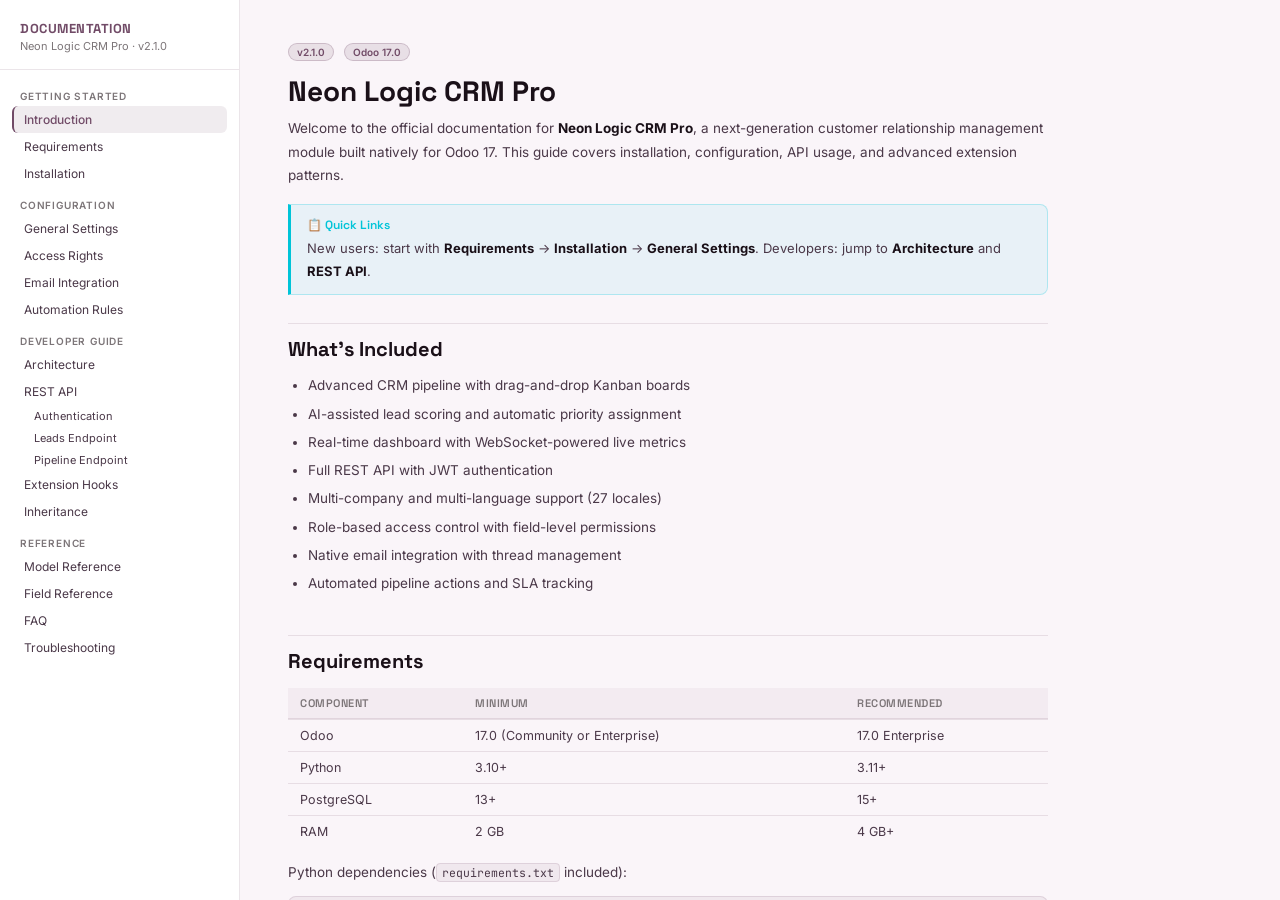
<file: static/description/docs.html>
<!DOCTYPE html>
<html lang="en">
<head>
<meta charset="UTF-8"/>
<meta name="viewport" content="width=device-width, initial-scale=1.0"/>
<title>Neon Logic CRM Pro — Documentation</title>
<link href="https://fonts.googleapis.com/css2?family=Space+Grotesk:wght@400;500;600;700&family=Inter:wght@300;400;500;600&family=JetBrains+Mono:wght@400;500&display=swap" rel="stylesheet"/>
<style>
*{box-sizing:border-box;margin:0;padding:0;}
:root{
  --bg:#FAF5F9; --surface:#fff; --surface2:#F3EBF1;
  --border:rgba(113,75,103,0.14); --text:#1A1018; --textMid:#4A3848;
  --textSoft:#7C7578; --primary:#714B67; --cyan:#00C4D8; --cyanB:#00E5FF;
  --code:#F0E8EE; --codeText:#4A3848;
}
body{font-family:'Inter',sans-serif;background:var(--bg);color:var(--text);display:flex;height:100vh;overflow:hidden;}
::-webkit-scrollbar{width:5px;} ::-webkit-scrollbar-thumb{background:rgba(113,75,103,0.25);border-radius:4px;}

/* sidebar */
.doc-sidebar{width:240px;flex-shrink:0;background:var(--surface);border-right:1px solid var(--border);overflow-y:auto;padding:20px 0;}
.doc-sidebar-header{padding:0 20px 16px;border-bottom:1px solid var(--border);margin-bottom:12px;}
.doc-sidebar-header h2{font-family:'Space Grotesk';font-size:13px;font-weight:700;color:var(--primary);letter-spacing:.5px;text-transform:uppercase;}
.doc-sidebar-header p{font-family:'Inter';font-size:11px;color:var(--textSoft);margin-top:2px;}
.doc-nav-section{padding:0 12px;margin-bottom:4px;}
.doc-nav-label{font-family:'Inter';font-size:10px;font-weight:600;color:var(--textSoft);text-transform:uppercase;letter-spacing:.8px;padding:8px 8px 4px;}
.doc-nav-item{display:block;font-family:'Inter';font-size:12px;color:var(--textMid);padding:6px 10px;border-radius:6px;text-decoration:none;transition:all .15s;border-left:2px solid transparent;}
.doc-nav-item:hover{background:rgba(113,75,103,0.07);color:var(--primary);}
.doc-nav-item.active{background:rgba(113,75,103,0.1);color:var(--primary);border-left-color:var(--primary);font-weight:500;}
.doc-nav-sub{padding-left:12px;}
.doc-nav-sub .doc-nav-item{font-size:11px;padding:4px 8px;}

/* main */
.doc-main{flex:1;overflow-y:auto;padding:40px 48px;}
.doc-section{max-width:760px;margin-bottom:56px;}
.doc-section h1{font-family:'Space Grotesk';font-size:28px;font-weight:700;color:var(--text);margin-bottom:8px;}
.doc-section h2{font-family:'Space Grotesk';font-size:20px;font-weight:700;color:var(--text);margin:28px 0 12px;padding-top:12px;border-top:1px solid var(--border);}
.doc-section h3{font-family:'Space Grotesk';font-size:15px;font-weight:600;color:var(--primary);margin:20px 0 8px;}
.doc-section p{font-family:'Inter';font-size:13.5px;line-height:1.75;color:var(--textMid);margin-bottom:12px;}
.doc-badge{display:inline-block;font-family:'Inter';font-size:10px;font-weight:600;padding:2px 8px;border-radius:12px;margin-bottom:12px;}
.badge-version{background:rgba(113,75,103,0.12);color:#714B67;border:1px solid rgba(113,75,103,0.25);}
.badge-odoo{background:#714B6720;color:#714B67;border:1px solid #714B6740;}
.doc-section ul,ol{padding-left:20px;margin-bottom:12px;display:flex;flex-direction:column;gap:6px;}
.doc-section li{font-family:'Inter';font-size:13.5px;color:var(--textMid);line-height:1.65;}
.doc-section strong{color:var(--text);}
pre{background:var(--code);border:1px solid var(--border);border-radius:8px;padding:16px 18px;overflow-x:auto;margin:12px 0;}
code{font-family:'JetBrains Mono';font-size:12px;color:var(--codeText);}
p code,li code{background:var(--code);border:1px solid var(--border);border-radius:4px;padding:1px 5px;font-size:11.5px;}
.callout{background:rgba(0,196,216,0.07);border:1px solid rgba(0,196,216,0.25);border-left:3px solid var(--cyan);border-radius:0 8px 8px 0;padding:12px 16px;margin:16px 0;}
.callout-warn{background:rgba(255,152,0,0.06);border-color:rgba(255,152,0,0.3);border-left-color:#FF9800;}
.callout p{margin:0;font-size:13px;}
.callout-title{font-family:'Space Grotesk';font-weight:600;font-size:12px;margin-bottom:4px;color:var(--cyan);}
.callout-warn .callout-title{color:#FF9800;}
table{width:100%;border-collapse:collapse;margin:14px 0;font-size:12.5px;}
th{font-family:'Space Grotesk';font-size:11px;font-weight:600;text-transform:uppercase;letter-spacing:.5px;color:var(--textSoft);padding:8px 12px;text-align:left;border-bottom:2px solid var(--border);background:var(--surface2);}
td{font-family:'Inter';padding:8px 12px;border-bottom:1px solid var(--border);color:var(--textMid);}
tr:last-child td{border-bottom:none;}
.anchor{display:block;padding-top:80px;margin-top:-80px;}
</style>
</head>
<body>

<div class="doc-sidebar">
  <div class="doc-sidebar-header">
    <h2>Documentation</h2>
    <p>Neon Logic CRM Pro · v2.1.0</p>
  </div>
  <div class="doc-nav-section">
    <div class="doc-nav-label">Getting Started</div>
    <a href="#intro" class="doc-nav-item active">Introduction</a>
    <a href="#requirements" class="doc-nav-item">Requirements</a>
    <a href="#installation" class="doc-nav-item">Installation</a>
  </div>
  <div class="doc-nav-section">
    <div class="doc-nav-label">Configuration</div>
    <a href="#general-settings" class="doc-nav-item">General Settings</a>
    <a href="#access-rights" class="doc-nav-item">Access Rights</a>
    <a href="#email-integration" class="doc-nav-item">Email Integration</a>
    <a href="#automation" class="doc-nav-item">Automation Rules</a>
  </div>
  <div class="doc-nav-section">
    <div class="doc-nav-label">Developer Guide</div>
    <a href="#architecture" class="doc-nav-item">Architecture</a>
    <a href="#api" class="doc-nav-item">REST API</a>
    <div class="doc-nav-sub">
      <a href="#api-auth" class="doc-nav-item">Authentication</a>
      <a href="#api-leads" class="doc-nav-item">Leads Endpoint</a>
      <a href="#api-pipeline" class="doc-nav-item">Pipeline Endpoint</a>
    </div>
    <a href="#hooks" class="doc-nav-item">Extension Hooks</a>
    <a href="#inheritance" class="doc-nav-item">Inheritance</a>
  </div>
  <div class="doc-nav-section">
    <div class="doc-nav-label">Reference</div>
    <a href="#models" class="doc-nav-item">Model Reference</a>
    <a href="#fields" class="doc-nav-item">Field Reference</a>
    <a href="#faq" class="doc-nav-item">FAQ</a>
    <a href="#troubleshooting" class="doc-nav-item">Troubleshooting</a>
  </div>
</div>

<div class="doc-main">

  <!-- INTRO -->
  <div class="doc-section">
    <div class="anchor" id="intro"></div>
    <span class="doc-badge badge-version">v2.1.0</span>
    <span class="doc-badge badge-odoo" style="margin-left:6px">Odoo 17.0</span>
    <h1>Neon Logic CRM Pro</h1>
    <p>Welcome to the official documentation for <strong>Neon Logic CRM Pro</strong>, a next-generation customer relationship management module built natively for Odoo 17. This guide covers installation, configuration, API usage, and advanced extension patterns.</p>
    <div class="callout">
      <div class="callout-title">📋 Quick Links</div>
      <p>New users: start with <strong>Requirements</strong> → <strong>Installation</strong> → <strong>General Settings</strong>. Developers: jump to <strong>Architecture</strong> and <strong>REST API</strong>.</p>
    </div>

    <h2>What's Included</h2>
    <ul>
      <li>Advanced CRM pipeline with drag-and-drop Kanban boards</li>
      <li>AI-assisted lead scoring and automatic priority assignment</li>
      <li>Real-time dashboard with WebSocket-powered live metrics</li>
      <li>Full REST API with JWT authentication</li>
      <li>Multi-company and multi-language support (27 locales)</li>
      <li>Role-based access control with field-level permissions</li>
      <li>Native email integration with thread management</li>
      <li>Automated pipeline actions and SLA tracking</li>
    </ul>

    <!-- REQUIREMENTS -->
    <div class="anchor" id="requirements"></div>
    <h2>Requirements</h2>
    <table>
      <tr><th>Component</th><th>Minimum</th><th>Recommended</th></tr>
      <tr><td>Odoo</td><td>17.0 (Community or Enterprise)</td><td>17.0 Enterprise</td></tr>
      <tr><td>Python</td><td>3.10+</td><td>3.11+</td></tr>
      <tr><td>PostgreSQL</td><td>13+</td><td>15+</td></tr>
      <tr><td>RAM</td><td>2 GB</td><td>4 GB+</td></tr>
    </table>
    <p>Python dependencies (<code>requirements.txt</code> included):</p>
    <pre><code>requests>=2.31.0
pandas>=2.0.0
python-dateutil>=2.8.2</code></pre>
  </div>

  <!-- INSTALLATION -->
  <div class="doc-section">
    <div class="anchor" id="installation"></div>
    <h1>Installation</h1>
    <p>Follow these steps to install <strong>Neon Logic CRM Pro</strong> on your Odoo instance.</p>

    <h3>1. Download the Module</h3>
    <p>Purchase and download the module from the <strong>Odoo App Store</strong>. Extract the archive — it contains a single folder named <code>neon_logic_crm</code>.</p>

    <h3>2. Add to Addons Path</h3>
    <p>Copy the module folder to your Odoo addons directory:</p>
    <pre><code># Copy module to addons path
cp -r neon_logic_crm /opt/odoo/custom-addons/

# Verify folder structure
ls /opt/odoo/custom-addons/neon_logic_crm/
# Expected: __manifest__.py  __init__.py  models/  views/  static/</code></pre>

    <h3>3. Update Addons List</h3>
    <p>Restart Odoo and update the module list:</p>
    <pre><code># Restart Odoo service
sudo systemctl restart odoo

# Or update via CLI
./odoo-bin -d your_database -u neon_logic_crm --stop-after-init</code></pre>

    <h3>4. Install via UI</h3>
    <p>Navigate to <strong>Settings → Apps</strong>, search for <em>Neon Logic CRM Pro</em>, and click <strong>Install</strong>.</p>

    <div class="callout callout-warn">
      <div class="callout-title">⚠️ Dependency Order</div>
      <p>Ensure <code>crm</code> and <code>mail</code> base modules are installed before activating this module. The installer will handle this automatically.</p>
    </div>
  </div>

  <!-- GENERAL SETTINGS -->
  <div class="doc-section">
    <div class="anchor" id="general-settings"></div>
    <h1>Configuration</h1>
    <h2>General Settings</h2>
    <p>After installation, navigate to <strong>CRM → Configuration → Neon Logic Settings</strong> to configure the module.</p>

    <h3>Pipeline Settings</h3>
    <table>
      <tr><th>Setting</th><th>Default</th><th>Description</th></tr>
      <tr><td><code>pipeline_auto_assign</code></td><td><code>True</code></td><td>Auto-assign leads to available salesperson based on workload</td></tr>
      <tr><td><code>lead_scoring_enabled</code></td><td><code>False</code></td><td>Enable AI-powered lead scoring (requires API key)</td></tr>
      <tr><td><code>sla_tracking</code></td><td><code>True</code></td><td>Track SLA compliance across pipeline stages</td></tr>
      <tr><td><code>realtime_dashboard</code></td><td><code>True</code></td><td>Enable WebSocket live updates on dashboards</td></tr>
    </table>

    <div class="anchor" id="access-rights"></div>
    <h2>Access Rights</h2>
    <p>The module ships with three predefined roles:</p>
    <ul>
      <li><strong>CRM User</strong> — Can view and edit own leads. No configuration access.</li>
      <li><strong>CRM Manager</strong> — Full pipeline access across all salespersons. Configuration read-only.</li>
      <li><strong>CRM Administrator</strong> — Full access including settings, automations, and API keys.</li>
    </ul>

    <div class="anchor" id="email-integration"></div>
    <h2>Email Integration</h2>
    <p>Configure your outgoing mail server under <strong>Settings → Technical → Outgoing Mail</strong>. The CRM module uses the alias system to automatically convert incoming emails to leads:</p>
    <pre><code># Example: catch-all alias for lead creation
Alias: leads@yourcompany.com → CRM / New Lead
Model: crm.lead
Default values: {"type": "lead", "tag_ids": [3]}</code></pre>
  </div>

  <!-- API -->
  <div class="doc-section">
    <div class="anchor" id="architecture"></div>
    <h1>Developer Guide</h1>
    <h2>Architecture Overview</h2>
    <p>The module follows standard Odoo MVC patterns with additional service layers:</p>
    <pre><code>neon_logic_crm/
├── models/
│   ├── crm_lead.py          # Extended lead model
│   ├── crm_pipeline.py      # Pipeline stage logic
│   ├── nl_score_engine.py   # Lead scoring service
│   └── res_config_settings.py
├── controllers/
│   ├── main.py              # Web routes
│   └── api_v1.py            # REST API v1
├── views/
│   ├── crm_lead_views.xml
│   └── dashboard_templates.xml
└── static/src/
    ├── js/                  # OWL components
    └── scss/                # Styles</code></pre>

    <div class="anchor" id="api"></div>
    <h2>REST API</h2>
    <p>The module exposes a versioned REST API at <code>/api/nl/v1/</code>. All endpoints require authentication.</p>

    <div class="anchor" id="api-auth"></div>
    <h3>Authentication</h3>
    <p>Use Bearer token authentication. Obtain a token via the standard Odoo session or generate an API key in <strong>Settings → API Keys</strong>:</p>
    <pre><code>curl -X POST https://your-odoo.com/api/nl/v1/auth \
  -H "Content-Type: application/json" \
  -d '{"login": "admin", "password": "your-password", "db": "your_db"}'

# Response
{
  "token": "eyJhbGciOiJIUzI1NiIsInR5cCI6IkpXVCJ9...",
  "expires_in": 86400
}</code></pre>

    <div class="anchor" id="api-leads"></div>
    <h3>Leads Endpoint</h3>
    <pre><code># List leads
GET /api/nl/v1/leads?stage=new&limit=20
Authorization: Bearer {token}

# Create lead
POST /api/nl/v1/leads
{
  "name": "Acme Corp — Enterprise Deal",
  "partner_name": "John Doe",
  "email_from": "john@acme.com",
  "expected_revenue": 15000,
  "probability": 60
}</code></pre>

    <div class="anchor" id="hooks"></div>
    <h2>Extension Hooks</h2>
    <p>Override the scoring engine by inheriting <code>nl.score.engine</code>:</p>
    <pre><code>class MyCustomScorer(models.AbstractModel):
    _inherit = 'nl.score.engine'

    def _compute_score(self, lead):
        score = super()._compute_score(lead)
        # Add your custom scoring logic
        if lead.partner_id.country_id.code == 'PT':
            score += 10
        return score</code></pre>
  </div>

  <!-- MODELS -->
  <div class="doc-section">
    <div class="anchor" id="models"></div>
    <h1>Model Reference</h1>
    <h2>crm.lead (extended)</h2>
    <p>The module extends the base <code>crm.lead</code> model with additional fields:</p>
    <table>
      <tr><th>Field</th><th>Type</th><th>Description</th></tr>
      <tr><td><code>nl_score</code></td><td>Float</td><td>AI-computed lead quality score (0–100)</td></tr>
      <tr><td><code>nl_sla_deadline</code></td><td>Datetime</td><td>SLA response deadline</td></tr>
      <tr><td><code>nl_sla_status</code></td><td>Selection</td><td>on_track / at_risk / breached</td></tr>
      <tr><td><code>nl_last_activity</code></td><td>Datetime</td><td>Last customer interaction timestamp</td></tr>
      <tr><td><code>nl_pipeline_duration</code></td><td>Integer</td><td>Days in current stage</td></tr>
      <tr><td><code>nl_source_channel</code></td><td>Char</td><td>Attribution source (utm, email, manual)</td></tr>
    </table>

    <div class="anchor" id="faq"></div>
    <h2>FAQ</h2>
    <h3>Does this work with Odoo Community?</h3>
    <p>Yes. All core features are compatible with Odoo 17 Community. Some features like the enterprise dashboard layout require the Enterprise edition.</p>

    <h3>Can I use this with multiple companies?</h3>
    <p>Yes. Full multi-company isolation is supported. Each company has its own pipeline stages, SLA rules, and team assignments.</p>

    <h3>How do I update to a new version?</h3>
    <p>Download the new version from the App Store, replace the module folder, and run:</p>
    <pre><code>./odoo-bin -d your_database -u neon_logic_crm --stop-after-init</code></pre>

    <div class="anchor" id="troubleshooting"></div>
    <h2>Troubleshooting</h2>
    <h3>Module not appearing in App list</h3>
    <p>Ensure the folder name matches exactly <code>neon_logic_crm</code> and that the addons path in <code>odoo.conf</code> includes the parent directory.</p>
    <h3>WebSocket dashboard not updating</h3>
    <p>Verify that your reverse proxy (nginx/apache) allows WebSocket upgrade headers. See <a href="#" style="color:var(--cyan)">proxy configuration guide</a>.</p>
  </div>

</div>

<script>
// Highlight active nav item on scroll
const sections = document.querySelectorAll('.anchor');
const navItems = document.querySelectorAll('.doc-nav-item');
const mainEl = document.querySelector('.doc-main');

mainEl.addEventListener('scroll', () => {
  let current = '';
  sections.forEach(s => {
    if (mainEl.scrollTop >= s.offsetTop - 100) current = s.id;
  });
  navItems.forEach(a => {
    a.classList.toggle('active', a.getAttribute('href') === '#' + current);
  });
});

navItems.forEach(a => {
  a.addEventListener('click', e => {
    e.preventDefault();
    const id = a.getAttribute('href').slice(1);
    const target = document.getElementById(id);
    if (target) mainEl.scrollTo({top: target.offsetTop - 20, behavior: 'smooth'});
  });
});
</script>
</body>
</html>
</file>
